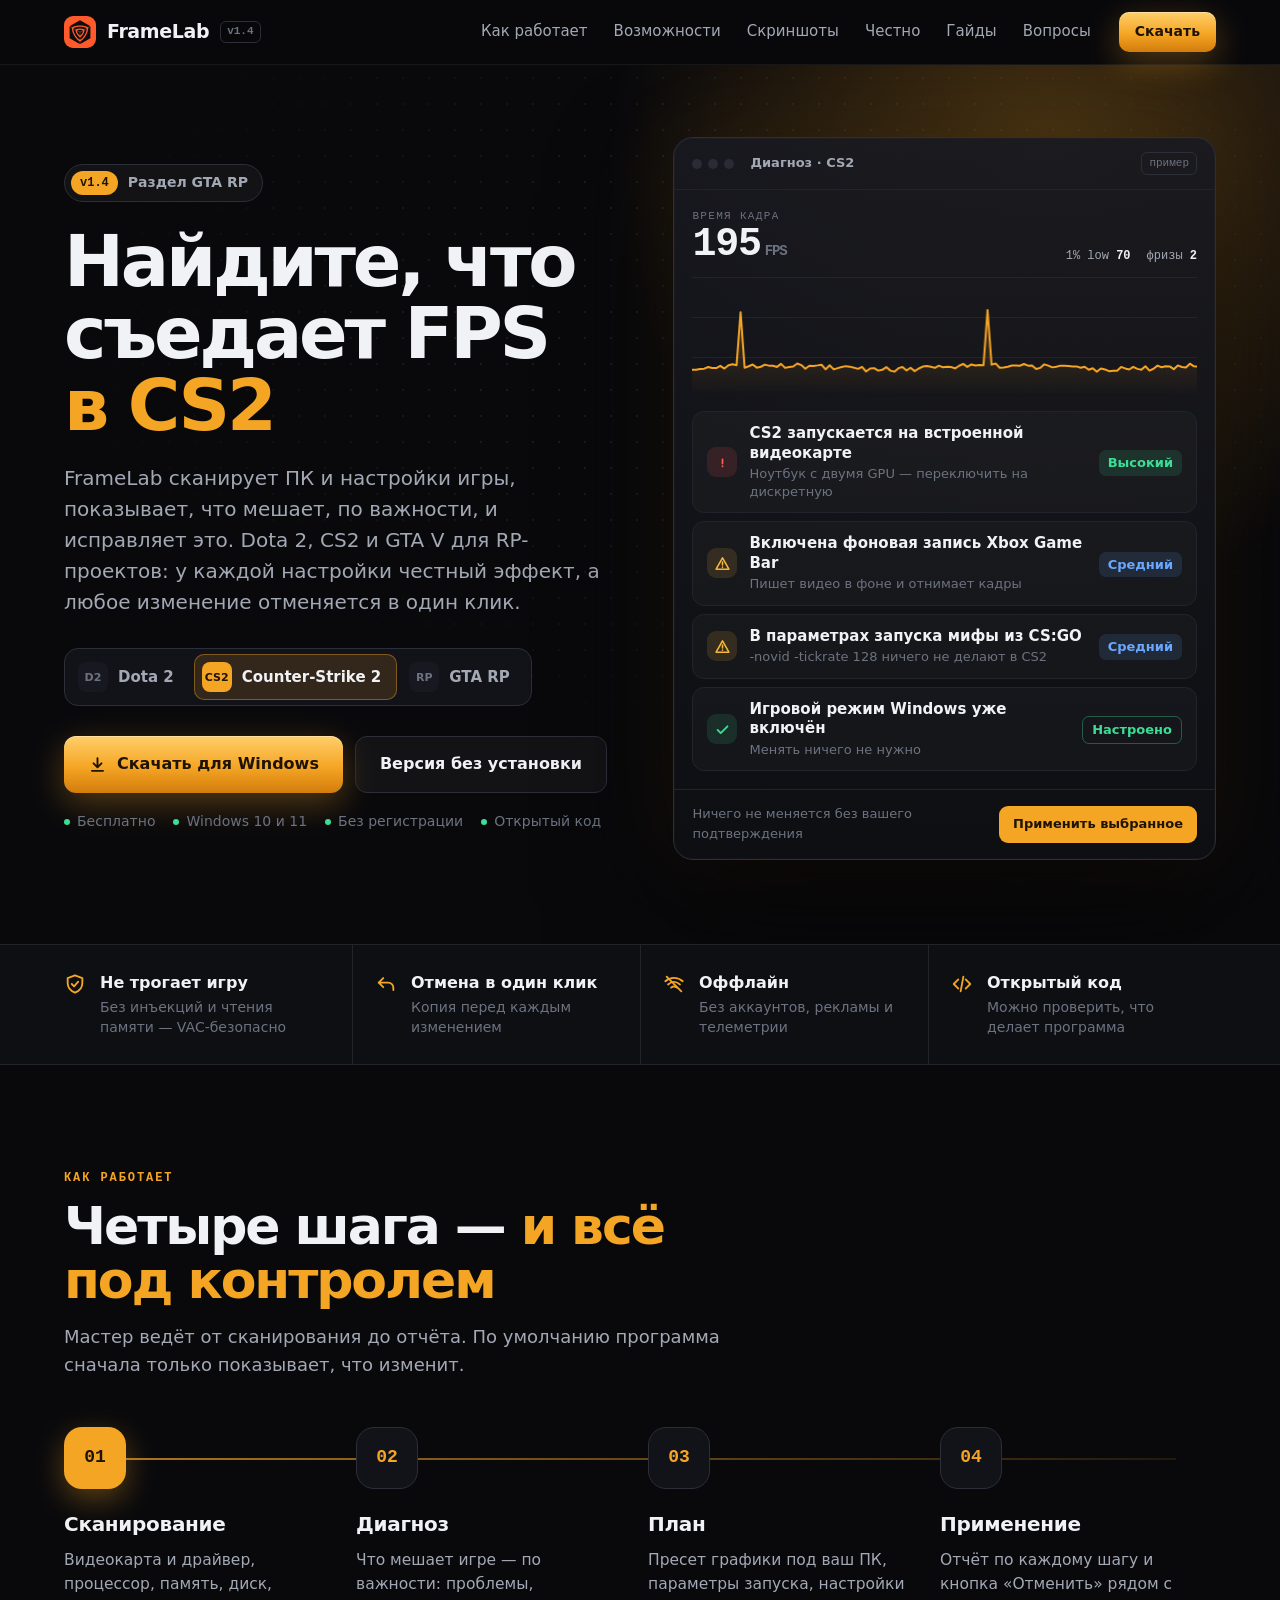
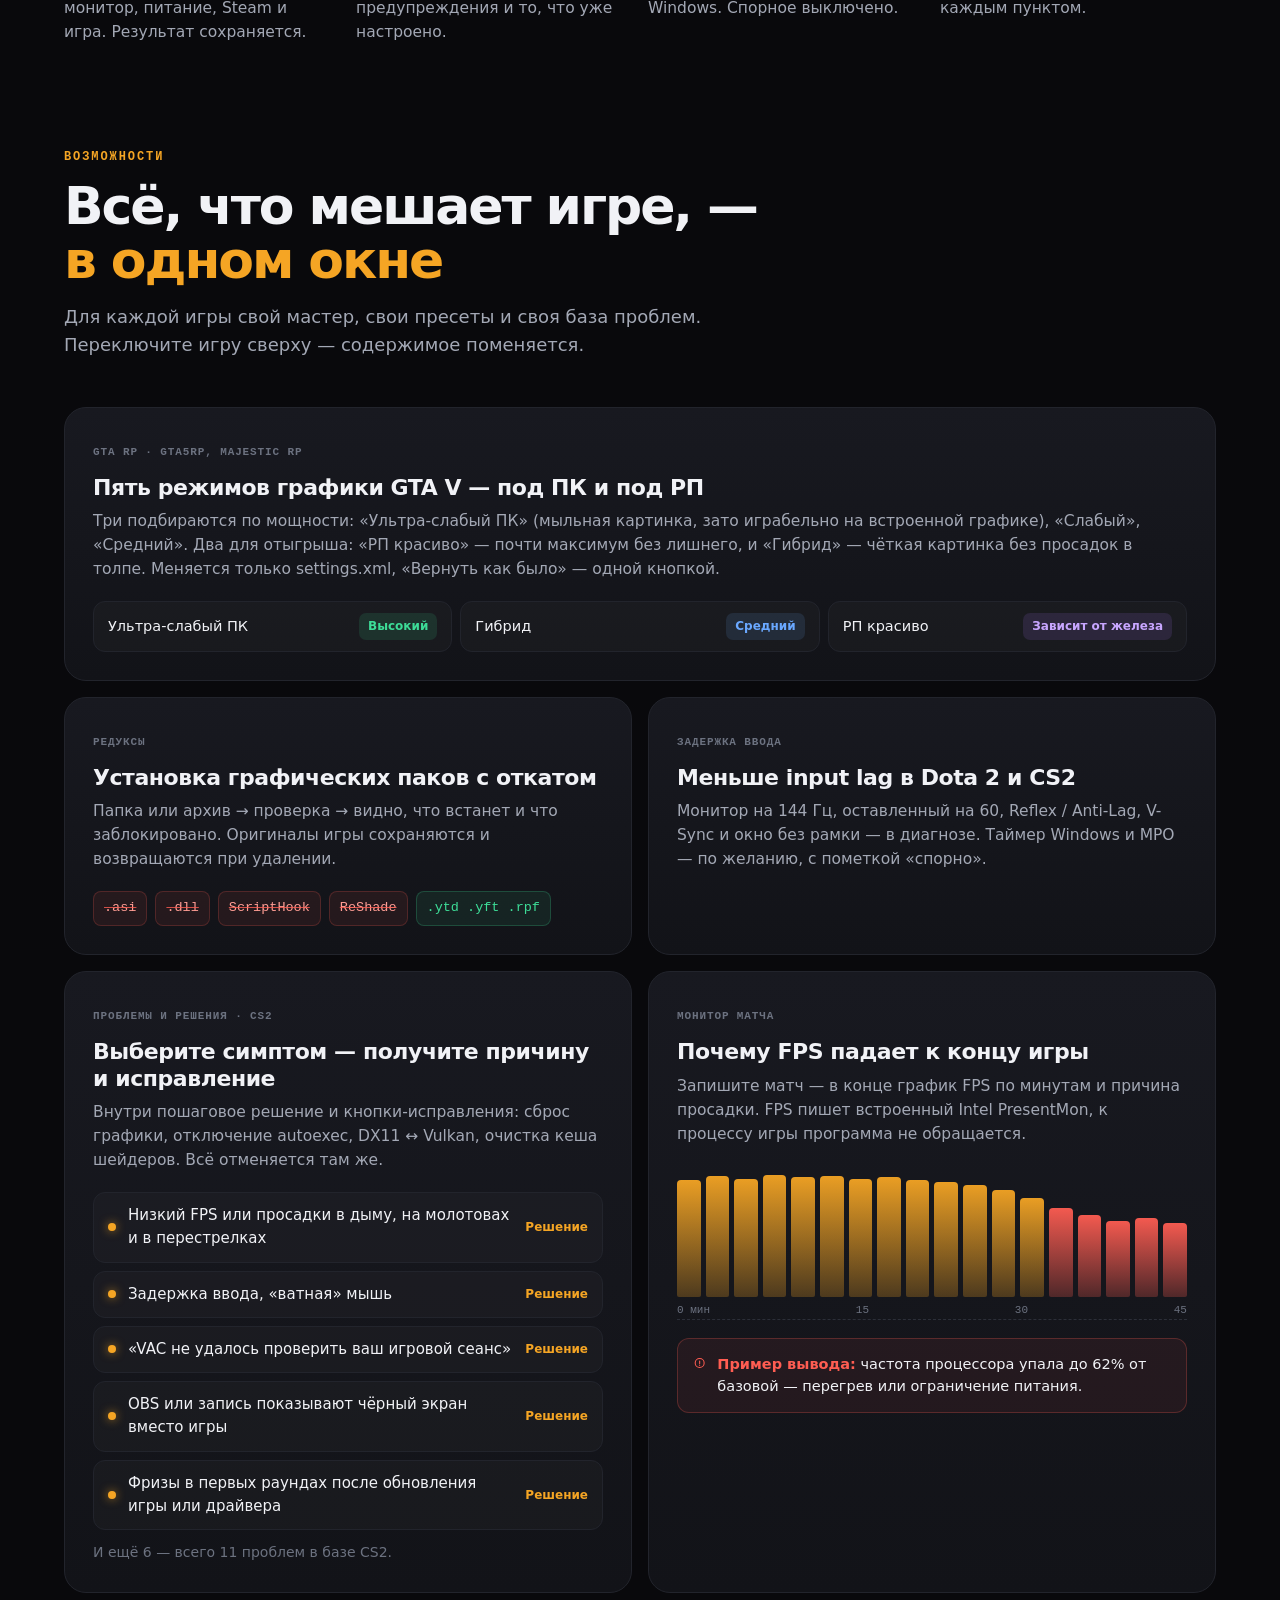
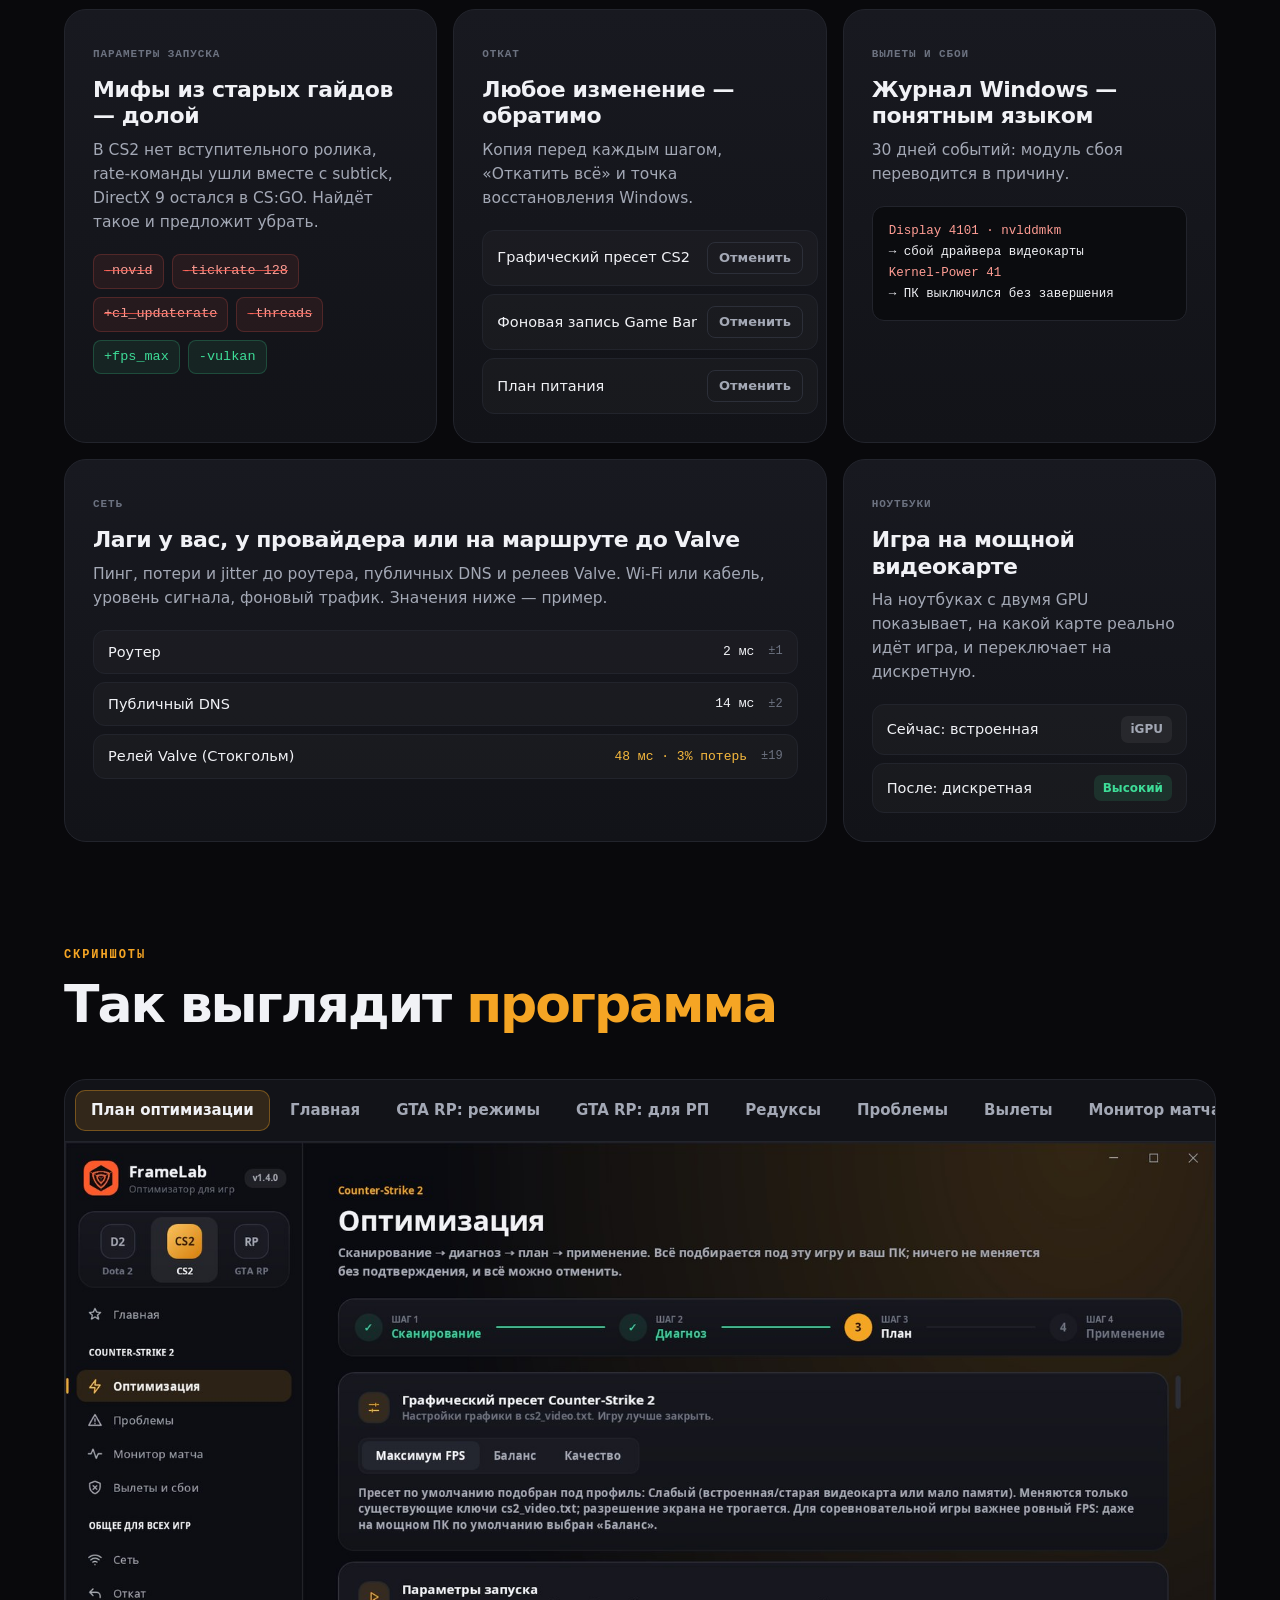
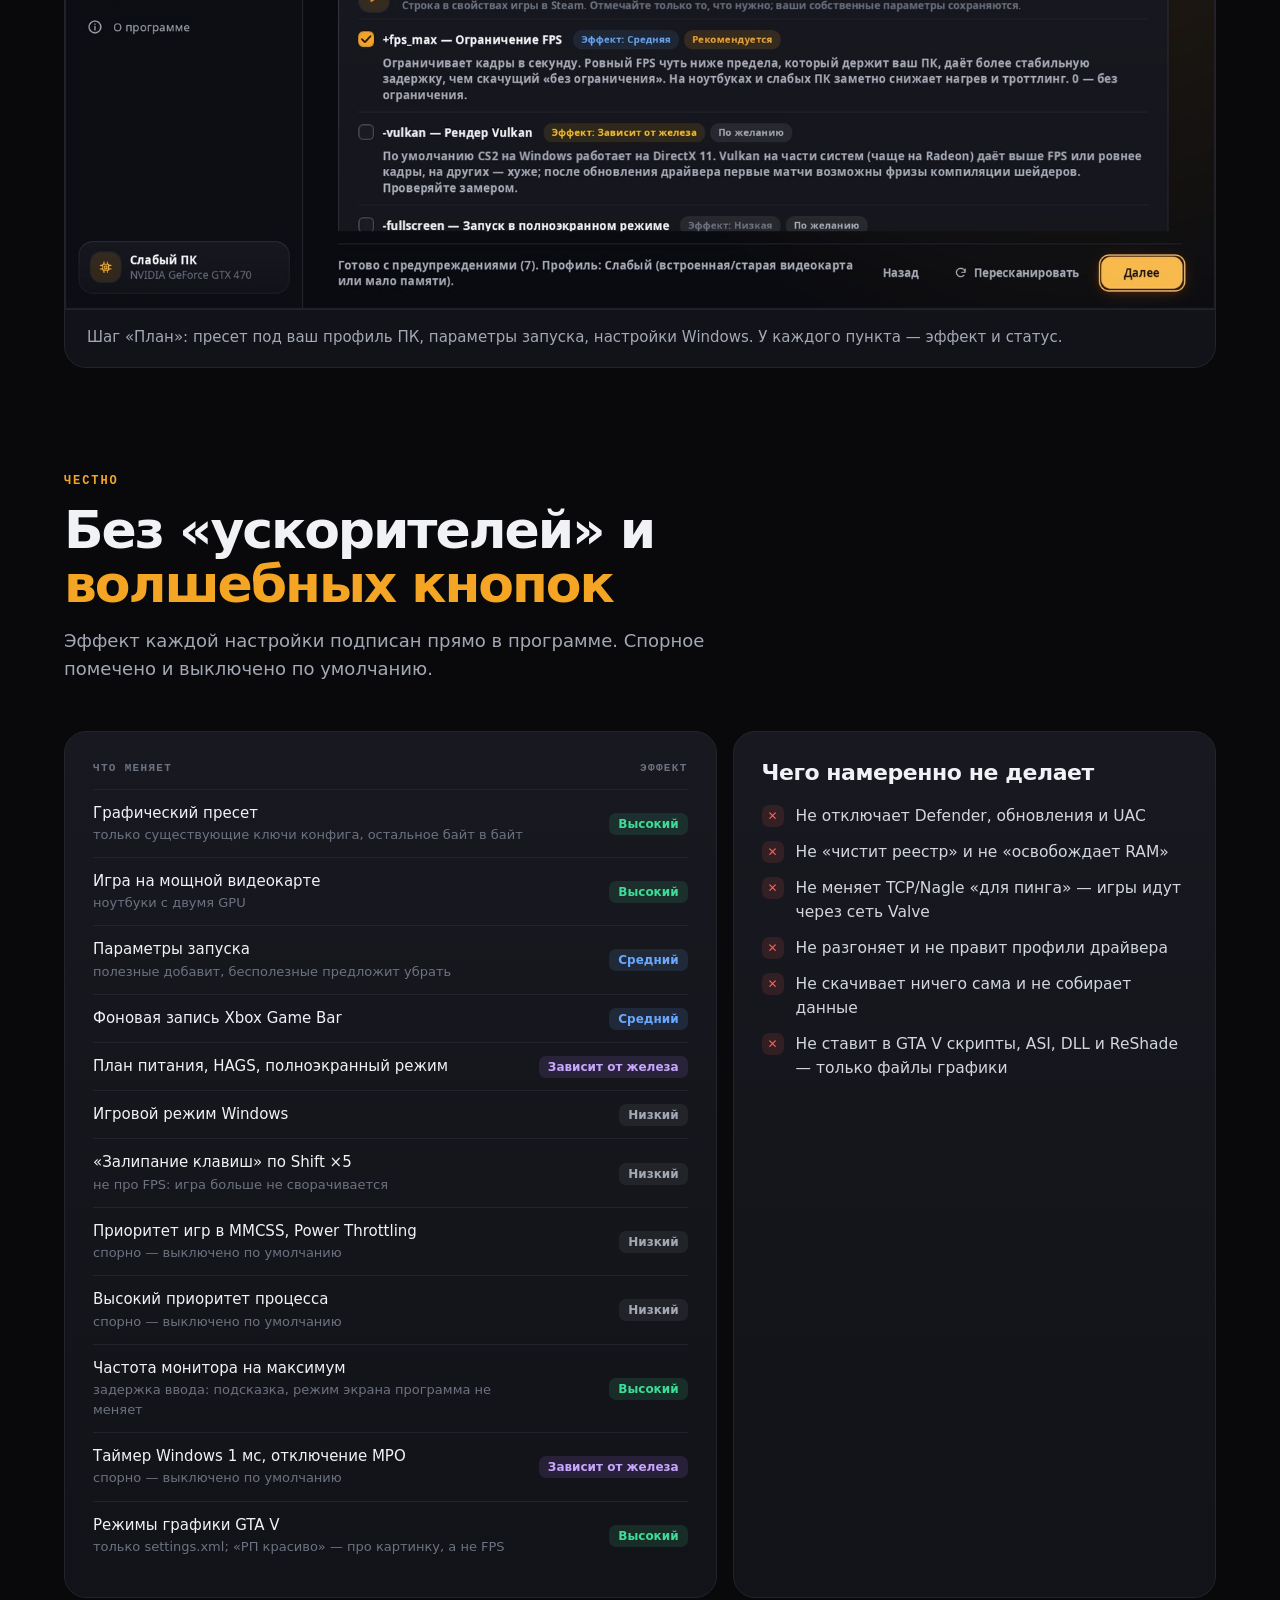
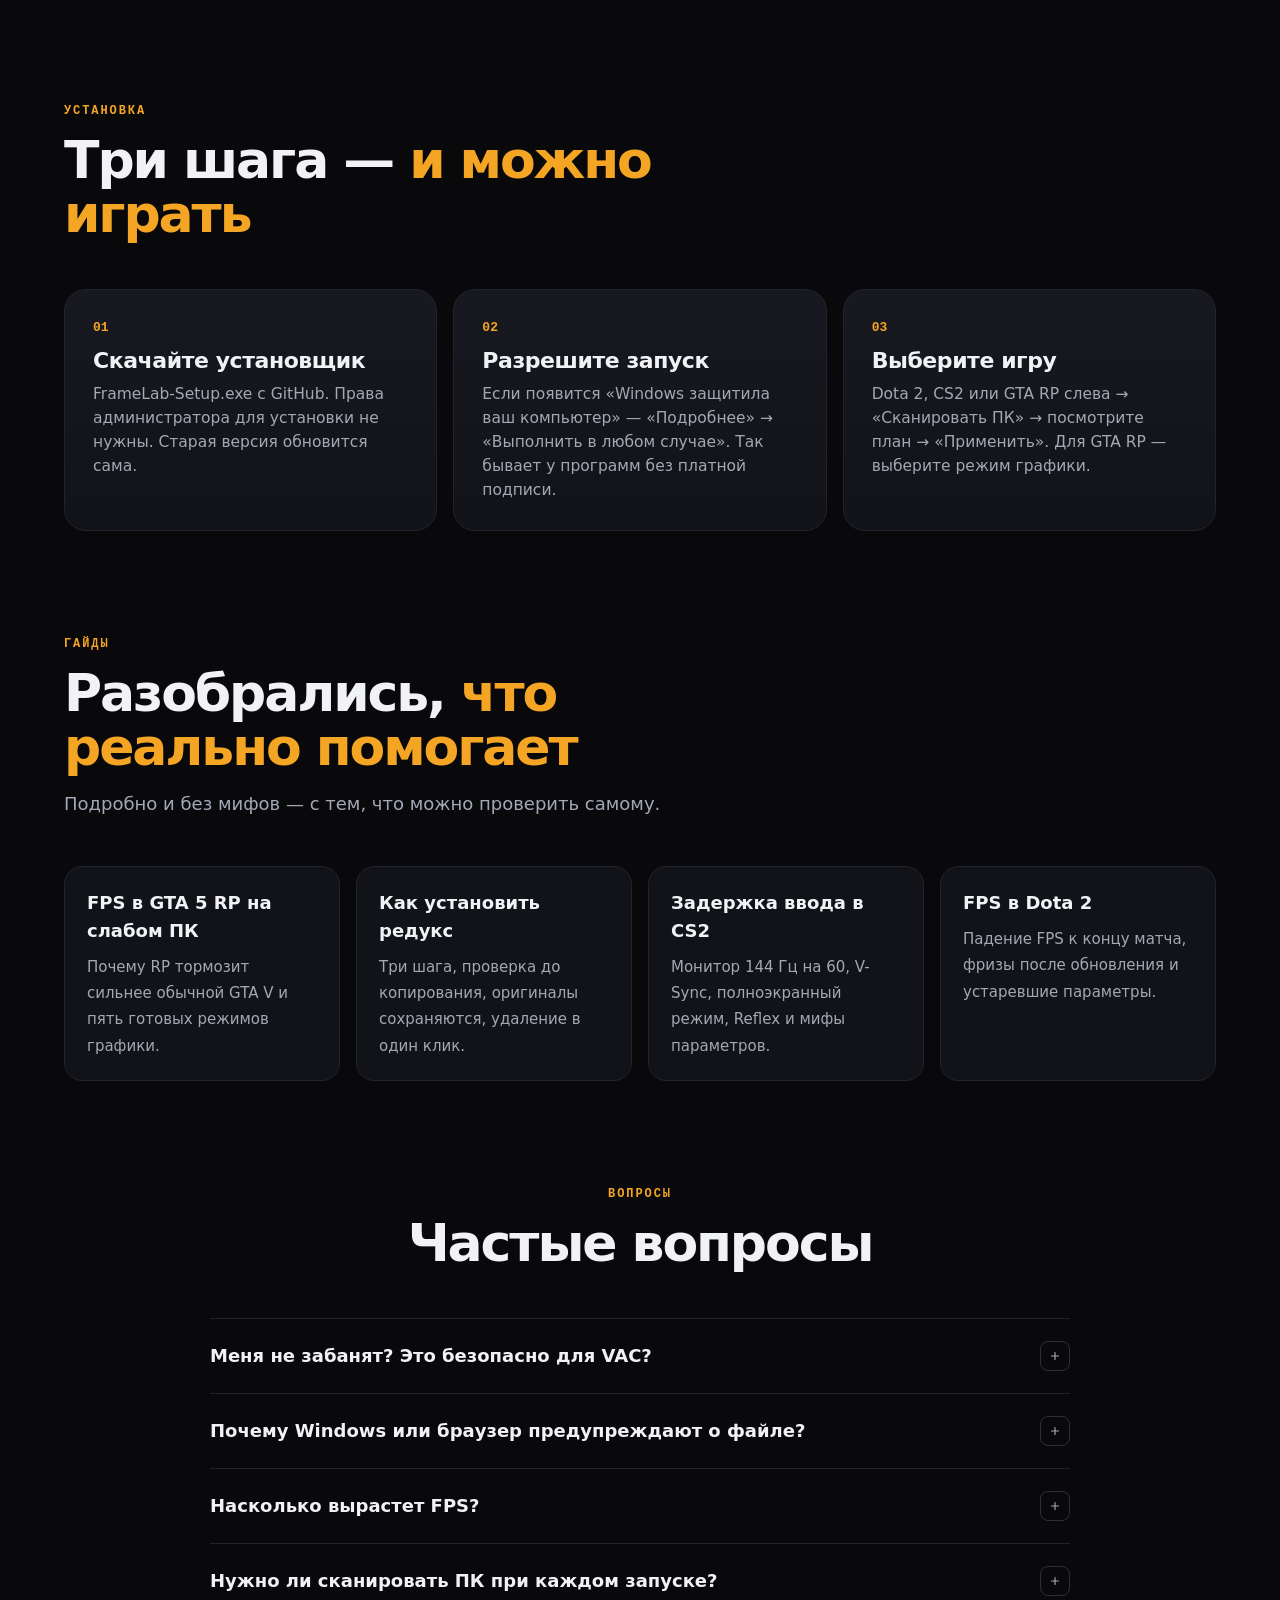
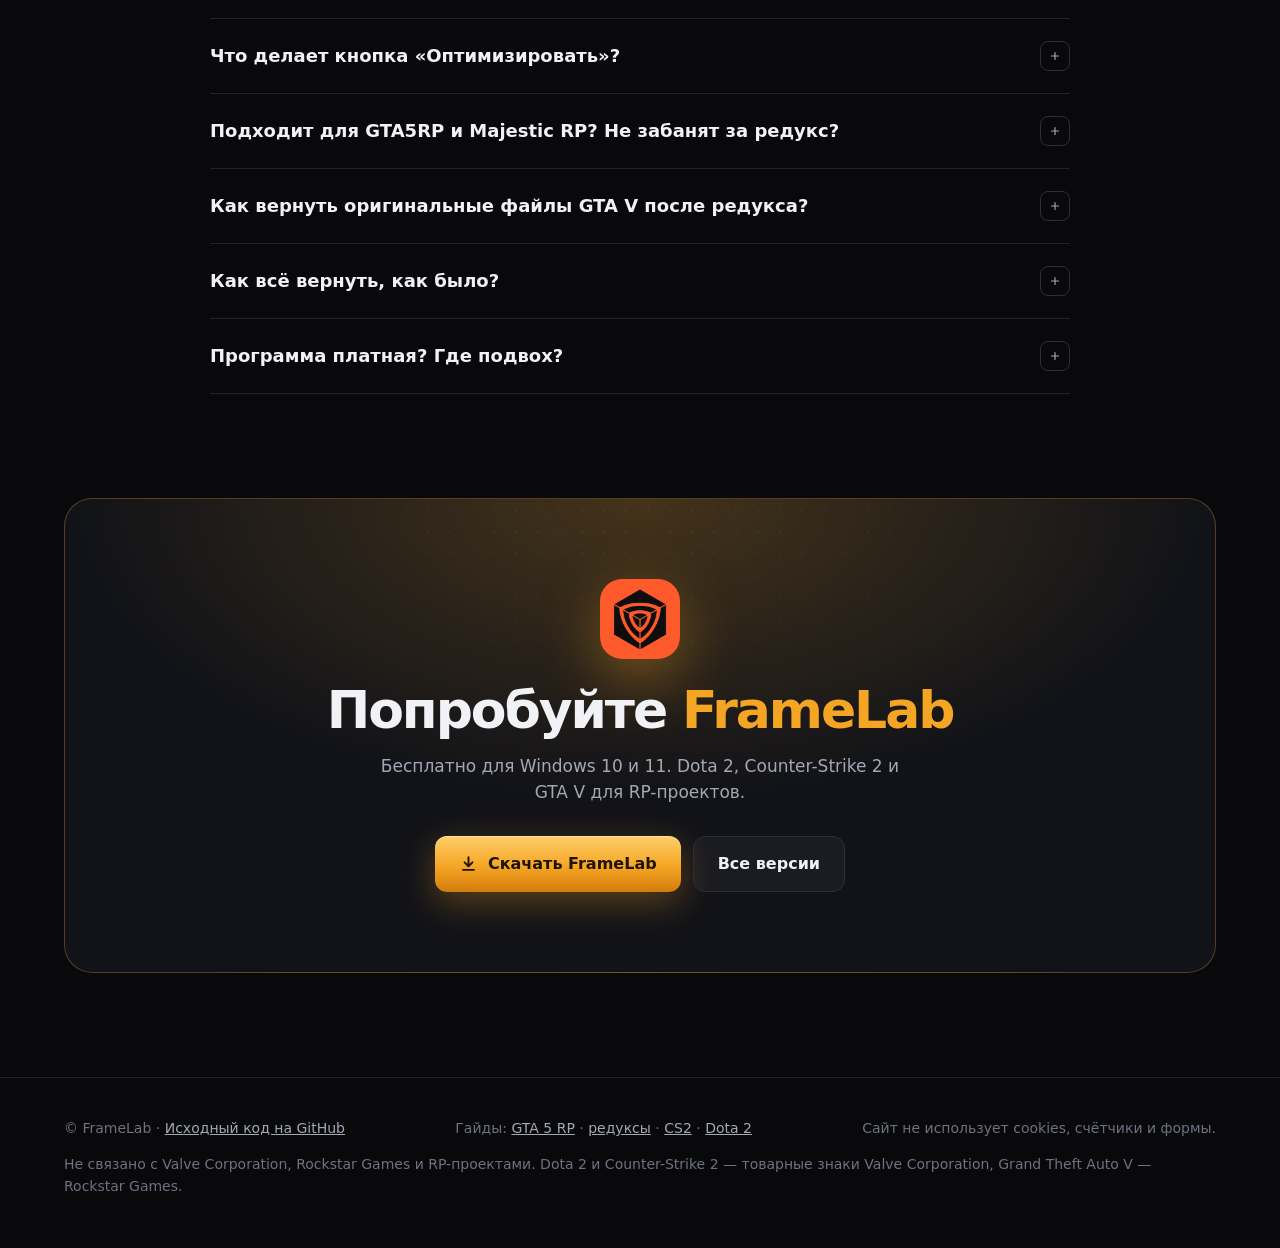
<file: site/index.html>
<!doctype html>
<html lang="ru" data-game="cs2">
<head>
<meta charset="utf-8">
<meta name="viewport" content="width=device-width, initial-scale=1">
<title>FrameLab — бесплатная оптимизация Dota 2, CS2 и GTA RP</title>
<meta name="description" content="FrameLab — бесплатная программа для Windows: больше FPS и меньше фризов в Dota 2, Counter-Strike 2 и GTA V для RP-проектов (GTA5RP, Majestic RP). Оффлайн, не трогает игру, любое изменение отменяется в один клик.">
<meta property="og:title" content="FrameLab — оптимизация Dota 2, CS2 и GTA RP">
<meta property="og:description" content="Бесплатно, оффлайн, VAC-безопасно. Пресеты графики, параметры запуска, решения типичных проблем и монитор матча.">
<meta property="og:image" content="https://derposd.github.io/v60/img/og.jpg">
<meta property="og:image:width" content="1200">
<meta property="og:image:height" content="630">
<meta property="og:type" content="website">
<meta property="og:url" content="https://derposd.github.io/v60/">
<meta property="og:locale" content="ru_RU">
<meta property="og:site_name" content="FrameLab">
<meta name="twitter:card" content="summary_large_image">
<link rel="canonical" href="https://derposd.github.io/v60/">
<meta name="theme-color" content="#09090c">
<link rel="icon" href="img/favicon.png">
<script type="application/ld+json">{"@context": "https://schema.org", "@graph": [{"@type": "SoftwareApplication", "name": "FrameLab", "applicationCategory": "UtilitiesApplication", "operatingSystem": "Windows 10, Windows 11", "softwareVersion": "1.6.0", "inLanguage": "ru", "url": "https://derposd.github.io/v60/", "downloadUrl": "https://github.com/Derposd/v60/releases/latest/download/FrameLab-Setup.exe", "image": "https://derposd.github.io/v60/img/og.jpg", "screenshot": "https://derposd.github.io/v60/img/gta-modes.jpg", "description": "Бесплатная программа для Windows: больше FPS и меньше фризов в Dota 2, Counter-Strike 2 и GTA V для RP-проектов. Оффлайн, любое изменение отменяется в один клик.", "offers": {"@type": "Offer", "price": "0", "priceCurrency": "RUB"}}, {"@type": "FAQPage", "mainEntity": [{"@type": "Question", "name": "Меня не забанят? Это безопасно для VAC?", "acceptedAnswer": {"@type": "Answer", "text": "Программа не вмешивается в процесс игры: не читает и не меняет её память, не встраивает свои модули. Она меняет только файлы настроек игры, параметры запуска в Steam и настройки Windows — то же самое, что можно сделать руками в меню."}}, {"@type": "Question", "name": "Почему Windows или браузер предупреждают о файле?", "acceptedAnswer": {"@type": "Answer", "text": "У программы нет платного сертификата подписи кода, поэтому SmartScreen показывает предупреждение для новых файлов. Скачивайте только по ссылкам с этой страницы — они ведут на официальную страницу релизов на GitHub."}}, {"@type": "Question", "name": "Насколько вырастет FPS?", "acceptedAnswer": {"@type": "Answer", "text": "Зависит от железа и от того, что было настроено раньше. Больше всего дают пресет графики, запуск на дискретной видеокарте в ноутбуках и отключение фоновой записи. Проверить эффект можно в «Мониторе матча»."}}, {"@type": "Question", "name": "Нужно ли сканировать ПК при каждом запуске?", "acceptedAnswer": {"@type": "Answer", "text": "Нет. С версии 1.2.1 результат сохраняется: при следующем запуске программа сразу показывает диагноз, а Steam, игры и настройки Windows перепроверяет за секунду. Полное сканирование повторится само, если сменилась видеокарта, драйвер или процессор."}}, {"@type": "Question", "name": "Что делает кнопка «Оптимизировать»?", "acceptedAnswer": {"@type": "Answer", "text": "Применяет для всех установленных игр только то, что мастер выбрал бы сам: рекомендованные для вашего ПК настройки без спорных пунктов и без перезагрузки. Перед применением показывает список, после — отчёт и кнопку «Отменить всё». Программы не закрываются, ничего не удаляется и не разгоняется."}}, {"@type": "Question", "name": "Подходит для GTA5RP и Majestic RP? Не забанят за редукс?", "acceptedAnswer": {"@type": "Answer", "text": "Режимы графики меняют только settings.xml — то же, что меню настроек игры, поэтому работают на любом RP-сервере. Менеджер редуксов ставит только файлы графики и никогда не ставит код (скрипты, ASI, DLL, ReShade). Но правила модов у каждого проекта свои: паки, убирающие объекты, делающие текстуры прозрачными или дающие другое преимущество, считаются читом. Прочитайте правила проекта перед установкой."}}, {"@type": "Question", "name": "Как вернуть оригинальные файлы GTA V после редукса?", "acceptedAnswer": {"@type": "Answer", "text": "На вкладке «Редуксы» нажмите «Удалить (вернуть оригиналы)». Заменённые файлы игры при установке переносятся в папку .framelab внутри GTA V и возвращаются на место. Прерванная установка откатывается там же."}}, {"@type": "Question", "name": "Как всё вернуть, как было?", "acceptedAnswer": {"@type": "Answer", "text": "Рядом с каждым изменением есть кнопка «Отменить», а на вкладке «Откат» — «Откатить всё». Копии хранятся в %LOCALAPPDATA%\\Dota2Optimizer и не удаляются вместе с программой."}}, {"@type": "Question", "name": "Программа платная? Где подвох?", "acceptedAnswer": {"@type": "Answer", "text": "Бесплатно, без рекламы и регистрации. Код открыт на GitHub — можно проверить, что программа делает."}}]}]}</script>
<!-- No analytics, no cookies, no third-party fonts: the page only loads files from this site. -->
<style>
  :root {
    --bg: #09090c; --bg2: #0e0f13; --panel: #121318; --panel2: #181920; --line: #22242c; --line2: #2c2f39;
    --text: #f1f2f6; --muted: #a3a8b5; --subtle: #6c7280;
    --ok: #3ddc97; --warn: #f5b83d; --crit: #ff5d52; --info: #6aa8ff;
    --font: "Segoe UI Variable Display", "Segoe UI", Inter, system-ui, -apple-system, Roboto, sans-serif;
    --mono: "Cascadia Mono", "JetBrains Mono", "SF Mono", Consolas, ui-monospace, monospace;
    /* game accent, switched by data-game */
    --a: #f5a524; --a2: #ffcf6b; --a3: #d27c0c; --on-a: #1f1404; --a-rgb: 245,165,36;
  }
  html[data-game="dota"] { --a: #f0453a; --a2: #ff8a7a; --a3: #b5231b; --on-a: #fff; --a-rgb: 240,69,58; }
  html[data-game="gta"] { --a: #7c6cff; --a2: #a99cff; --a3: #4c3bd9; --on-a: #fff; --a-rgb: 124,108,255; }

  * { box-sizing: border-box; margin: 0; padding: 0; }
  html { scroll-behavior: smooth; }
  body { background: var(--bg); color: var(--text); font-family: var(--font); font-size: 17px; line-height: 1.55; -webkit-font-smoothing: antialiased; overflow-x: hidden; }
  a { color: inherit; }
  img { max-width: 100%; height: auto; display: block; }
  button { font: inherit; color: inherit; background: none; border: 0; cursor: pointer; }
  .wrap { max-width: 1200px; margin: 0 auto; padding: 0 24px; }
  .mono { font-family: var(--mono); }
  .acc { color: var(--a); transition: color .4s; }
  *, *::before, *::after { transition-property: background-color, border-color, color, box-shadow; transition-duration: .4s; transition-timing-function: ease; }

  /* ---------- nav ---------- */
  nav { position: sticky; top: 0; z-index: 20; background: rgba(9,9,12,.72); backdrop-filter: blur(16px) saturate(1.4); -webkit-backdrop-filter: blur(16px) saturate(1.4); border-bottom: 1px solid rgba(255,255,255,.06); }
  nav .wrap { display: flex; align-items: center; gap: 28px; height: 64px; }
  .brand { display: flex; align-items: center; gap: 11px; font-weight: 800; font-size: 19px; text-decoration: none; letter-spacing: -0.02em; }
  .brand img { width: 32px; height: 32px; border-radius: 9px; }
  .brand small { font-family: var(--mono); font-size: 11px; font-weight: 600; color: var(--subtle); border: 1px solid var(--line2); border-radius: 6px; padding: 1px 6px; letter-spacing: 0; }
  nav .links { display: flex; gap: 26px; margin-left: auto; font-size: 15px; color: var(--muted); }
  nav .links a { text-decoration: none; }
  nav .links a:hover { color: var(--text); }

  /* ---------- buttons ---------- */
  .btn { display: inline-flex; align-items: center; justify-content: center; gap: 10px; padding: 15px 24px; border-radius: 12px; font-weight: 750; font-size: 16px; text-decoration: none; white-space: nowrap;
         transition: transform .15s, box-shadow .3s, background .3s, color .3s; }
  .btn svg { width: 19px; height: 19px; flex: none; }
  .btn-primary { color: var(--on-a); background: linear-gradient(180deg, var(--a2), var(--a) 55%, var(--a3)); box-shadow: 0 10px 34px rgba(var(--a-rgb), .32), inset 0 1px 0 rgba(255,255,255,.35); }
  .btn-primary:hover { transform: translateY(-2px); box-shadow: 0 16px 44px rgba(var(--a-rgb), .45), inset 0 1px 0 rgba(255,255,255,.35); }
  .btn-ghost { background: rgba(255,255,255,.04); border: 1px solid var(--line2); }
  .btn-ghost:hover { background: rgba(255,255,255,.08); }
  nav .btn { padding: 9px 16px; font-size: 14px; border-radius: 10px; }

  /* ---------- hero ---------- */
  .hero { position: relative; padding: 72px 0 84px; overflow: hidden; isolation: isolate; }
  .hero::before { content: ""; position: absolute; inset: 0; z-index: -2;
    background-image: radial-gradient(rgba(255,255,255,.07) 1px, transparent 1px); background-size: 26px 26px;
    -webkit-mask-image: radial-gradient(ellipse 80% 70% at 60% 30%, #000 30%, transparent 75%); mask-image: radial-gradient(ellipse 80% 70% at 60% 30%, #000 30%, transparent 75%); }
  .hero::after { content: ""; position: absolute; z-index: -1; width: 1100px; height: 900px; right: -320px; top: -360px; border-radius: 50%;
    background: radial-gradient(circle, rgba(var(--a-rgb), .26), rgba(var(--a-rgb), 0) 62%); transition: background .6s; }
  .hero .wrap { display: grid; grid-template-columns: 1.02fr 1fr; gap: 56px; align-items: center; }
  .pill { display: inline-flex; align-items: center; gap: 10px; padding: 6px 14px 6px 6px; border-radius: 999px; font-size: 14px; font-weight: 600; color: var(--muted);
          background: rgba(255,255,255,.04); border: 1px solid var(--line2); text-decoration: none; }
  .pill b { font-family: var(--mono); font-size: 12px; font-weight: 700; color: var(--on-a); background: var(--a); border-radius: 999px; padding: 3px 9px; }
  .pill:hover { border-color: rgba(var(--a-rgb), .5); }
  h1 { font-size: clamp(42px, 5.6vw, 72px); line-height: 1.0; letter-spacing: -0.045em; font-weight: 850; margin-top: 24px; }
  h1 .acc { display: inline-block; }
  .lead { font-size: clamp(17px, 1.6vw, 20px); color: var(--muted); max-width: 560px; margin-top: 22px; }
  .switch { display: inline-flex; margin-top: 30px; padding: 5px; gap: 4px; border-radius: 14px; background: var(--panel); border: 1px solid var(--line2); }
  .switch button { display: flex; align-items: center; gap: 10px; padding: 8px 16px 8px 8px; border-radius: 10px; font-weight: 700; font-size: 15px; color: var(--muted); }
  .switch button i { width: 30px; height: 30px; border-radius: 8px; display: grid; place-items: center; font-style: normal; font-weight: 900; font-size: 11px; background: var(--panel2); color: var(--subtle); }
  .switch button[aria-pressed="true"] { background: rgba(var(--a-rgb), .14); color: var(--text); box-shadow: inset 0 0 0 1px rgba(var(--a-rgb), .4); }
  .switch button[aria-pressed="true"] i { background: var(--a); color: var(--on-a); }
  .switch button { white-space: nowrap; }
  .switch .short { display: none; }
  .cta-row { display: flex; gap: 12px; flex-wrap: wrap; margin-top: 30px; }
  .meta { display: flex; flex-wrap: wrap; gap: 6px 18px; margin-top: 18px; font-size: 14px; color: var(--subtle); }
  .meta span { display: inline-flex; align-items: center; gap: 7px; }
  .meta span::before { content: ""; width: 6px; height: 6px; border-radius: 50%; background: var(--ok); }

  /* hero visual: example diagnosis */
  .hud { position: relative; border-radius: 20px; background: linear-gradient(180deg, rgba(24,25,32,.92), rgba(14,15,19,.95)); border: 1px solid var(--line2);
         box-shadow: 0 50px 120px rgba(0,0,0,.6), 0 0 0 1px rgba(255,255,255,.02) inset, 0 0 90px rgba(var(--a-rgb), .10); overflow: hidden; }
  .hud-top { display: flex; align-items: center; gap: 10px; padding: 14px 18px; border-bottom: 1px solid var(--line); font-size: 13px; color: var(--subtle); }
  .hud-top .dots { display: flex; gap: 6px; }
  .hud-top .dots i { width: 10px; height: 10px; border-radius: 50%; background: #2a2c35; }
  .hud-top .t { margin-left: 6px; font-weight: 600; color: var(--muted); }
  .hud-top .ex { margin-left: auto; font-family: var(--mono); font-size: 11px; border: 1px solid var(--line2); border-radius: 6px; padding: 2px 7px; }
  .graph { position: relative; padding: 18px 18px 6px; }
  .graph-head { display: flex; align-items: flex-end; justify-content: space-between; gap: 12px; }
  .graph-head .lbl { font-family: var(--mono); font-size: 11px; letter-spacing: .12em; text-transform: uppercase; color: var(--subtle); }
  .fps { font-family: var(--mono); font-weight: 700; font-size: 40px; line-height: 1; letter-spacing: -0.03em; }
  .fps small { font-size: 14px; color: var(--subtle); font-weight: 600; margin-left: 4px; }
  .fps-stats { display: flex; gap: 16px; font-family: var(--mono); font-size: 12px; color: var(--muted); }
  .fps-stats b { color: var(--text); font-weight: 600; }
  #ft { display: block; width: 100%; height: 120px; margin-top: 12px; }
  .diag { padding: 8px 18px 18px; display: grid; gap: 8px; }
  .row { display: grid; grid-template-columns: auto 1fr auto; align-items: center; gap: 12px; padding: 12px 14px; border-radius: 12px; background: rgba(255,255,255,.025); border: 1px solid var(--line); }
  .sev { width: 30px; height: 30px; border-radius: 9px; display: grid; place-items: center; }
  .sev svg { width: 17px; height: 17px; }
  .sev.crit { background: rgba(255,93,82,.13); color: var(--crit); }
  .sev.warn { background: rgba(245,184,61,.13); color: var(--warn); }
  .sev.ok { background: rgba(61,220,151,.12); color: var(--ok); }
  .row b { display: block; font-size: 15px; font-weight: 650; line-height: 1.3; }
  .row span { display: block; font-size: 13px; color: var(--subtle); line-height: 1.35; margin-top: 2px; }
  .chip { font-size: 12px; font-weight: 700; padding: 4px 9px; border-radius: 7px; white-space: nowrap; }
  .chip.hi { color: var(--ok); background: rgba(61,220,151,.12); }
  .chip.md { color: var(--info); background: rgba(106,168,255,.12); }
  .chip.lo { color: var(--muted); background: rgba(255,255,255,.06); }
  .chip.hw { color: #c8a6ff; background: rgba(168,120,255,.13); }
  .chip.done { color: var(--ok); background: transparent; border: 1px solid rgba(61,220,151,.35); }
  .hud-foot { display: flex; align-items: center; justify-content: space-between; gap: 12px; padding: 14px 18px; border-top: 1px solid var(--line); font-size: 13px; color: var(--subtle); }
  .hud-foot .mini { padding: 8px 14px; border-radius: 9px; font-weight: 700; font-size: 13px; color: var(--on-a); background: var(--a); white-space: nowrap; }

  /* ---------- trust strip ---------- */
  .strip { border-top: 1px solid var(--line); border-bottom: 1px solid var(--line); background: var(--bg2); }
  .strip .wrap { display: grid; grid-template-columns: repeat(4, 1fr); }
  .strip div.it { display: flex; gap: 14px; align-items: flex-start; padding: 26px 22px; border-left: 1px solid var(--line); }
  .strip div.it:first-child { border-left: 0; padding-left: 0; }
  .strip svg { width: 22px; height: 22px; flex: none; color: var(--a); margin-top: 2px; }
  .strip b { display: block; font-size: 16px; }
  .strip span { display: block; font-size: 14px; color: var(--subtle); line-height: 1.4; margin-top: 3px; }

  /* ---------- sections ---------- */
  section { padding: 104px 0; }
  .head { max-width: 720px; margin-bottom: 48px; }
  .head.c { margin-left: auto; margin-right: auto; text-align: center; }
  .k { font-family: var(--mono); font-size: 12px; font-weight: 600; letter-spacing: .16em; text-transform: uppercase; color: var(--a); }
  h2 { font-size: clamp(32px, 4.2vw, 52px); line-height: 1.04; letter-spacing: -0.04em; font-weight: 850; margin-top: 12px; }
  .head p { color: var(--muted); margin-top: 16px; font-size: 18px; }

  /* steps */
  .flow { display: grid; grid-template-columns: repeat(4, 1fr); gap: 16px; position: relative; }
  .flow::before { content: ""; position: absolute; left: 40px; right: 40px; top: 31px; height: 2px; background: linear-gradient(90deg, rgba(var(--a-rgb), .7), rgba(var(--a-rgb), .1)); }
  .st { position: relative; }
  .st .n { position: relative; width: 62px; height: 62px; border-radius: 18px; display: grid; place-items: center; font-family: var(--mono); font-weight: 700; font-size: 18px;
           background: var(--panel); border: 1px solid var(--line2); color: var(--a); }
  .st:first-child .n { background: var(--a); color: var(--on-a); border-color: transparent; box-shadow: 0 10px 30px rgba(var(--a-rgb), .35); }
  .st h3 { font-size: 20px; font-weight: 750; letter-spacing: -0.015em; margin-top: 20px; }
  .st p { color: var(--muted); font-size: 15.5px; margin-top: 8px; max-width: 260px; }

  /* bento */
  .bento { display: grid; grid-template-columns: repeat(6, 1fr); gap: 16px; }
  .tile { position: relative; overflow: hidden; border-radius: 22px; background: linear-gradient(180deg, var(--panel2), var(--panel)); border: 1px solid var(--line); padding: 28px; }
  .tile:hover { border-color: var(--line2); }
  .tile.w3 { grid-column: span 3; } .tile.w2 { grid-column: span 2; } .tile.w4 { grid-column: span 4; } .tile.w6 { grid-column: span 6; }
  .undo.three { grid-template-columns: repeat(3, 1fr); }
  /* With GTA RP picked, the switching tiles already show its modes and redux check. */
  html[data-game="gta"] .tile.gta-dup { display: none; }
  html[data-game="gta"] .tile.lag { grid-column: span 6; }
  .tile h3 { font-size: 22px; font-weight: 800; letter-spacing: -0.02em; line-height: 1.2; }
  .tile > p { color: var(--muted); margin-top: 8px; font-size: 15.5px; }
  .tile .tg { display: inline-block; font-family: var(--mono); font-size: 11px; font-weight: 600; letter-spacing: .08em; text-transform: uppercase; color: var(--subtle); margin-bottom: 14px; }
  .issues { list-style: none; margin-top: 20px; display: grid; gap: 8px; }
  .issues li { display: flex; align-items: center; gap: 12px; padding: 11px 14px; border-radius: 12px; background: rgba(255,255,255,.025); border: 1px solid var(--line); font-size: 15px; }
  .issues li::before { content: ""; flex: none; width: 8px; height: 8px; border-radius: 50%; background: var(--a); box-shadow: 0 0 10px rgba(var(--a-rgb), .7); }
  .issues li em { margin-left: auto; font-style: normal; font-size: 12px; font-weight: 700; color: var(--a); white-space: nowrap; }
  .more { margin-top: 12px; font-size: 14px; color: var(--subtle); }
  .bars { display: flex; align-items: flex-end; gap: 5px; height: 150px; margin-top: 24px; padding-bottom: 22px; position: relative; border-bottom: 1px dashed var(--line2); }
  .bars i { flex: 1; border-radius: 4px 4px 2px 2px; background: linear-gradient(180deg, rgba(var(--a-rgb), .95), rgba(var(--a-rgb), .25)); }
  .bars i.low { background: linear-gradient(180deg, rgba(255,93,82,.95), rgba(255,93,82,.25)); }
  .bars .ax { position: absolute; left: 0; right: 0; bottom: 0; display: flex; justify-content: space-between; font-family: var(--mono); font-size: 11px; color: var(--subtle); }
  .verdict { display: flex; gap: 12px; align-items: flex-start; margin-top: 18px; padding: 14px 16px; border-radius: 12px; background: rgba(255,93,82,.07); border: 1px solid rgba(255,93,82,.25); font-size: 14.5px; }
  .verdict b { color: var(--crit); }
  .codes { display: flex; flex-wrap: wrap; gap: 8px; margin-top: 20px; }
  .codes code { font-family: var(--mono); font-size: 13.5px; padding: 6px 10px; border-radius: 8px; background: rgba(255,93,82,.08); border: 1px solid rgba(255,93,82,.2); color: #ff9d94; text-decoration: line-through; text-decoration-color: rgba(255,93,82,.8); }
  .codes code.keep { text-decoration: none; color: var(--ok); background: rgba(61,220,151,.08); border-color: rgba(61,220,151,.22); }
  .undo { margin-top: 20px; display: grid; gap: 8px; }
  .undo div { display: flex; align-items: center; justify-content: space-between; gap: 10px; padding: 11px 14px; border-radius: 12px; background: rgba(255,255,255,.025); border: 1px solid var(--line); font-size: 14.5px; }
  .undo div > span:first-child { min-width: 0; overflow: hidden; text-overflow: ellipsis; white-space: nowrap; }
  .undo div b { flex: none; font-size: 13px; font-weight: 700; padding: 5px 11px; border-radius: 8px; border: 1px solid var(--line2); color: var(--muted); }
  .log { margin-top: 20px; font-family: var(--mono); font-size: 12.5px; line-height: 1.7; padding: 14px 16px; border-radius: 12px; background: #0b0c0f; border: 1px solid var(--line); color: var(--subtle); overflow: hidden; }
  .log .e { color: #ff9d94; } .log .r { color: var(--text); }
  .ping { margin-top: 20px; display: grid; gap: 8px; }
  .ping div { display: grid; grid-template-columns: 1fr auto auto; gap: 14px; align-items: center; font-size: 14.5px; padding: 10px 14px; border-radius: 12px; background: rgba(255,255,255,.025); border: 1px solid var(--line); }
  .ping .ms { font-family: var(--mono); font-size: 13px; color: var(--text); }
  .ping .j { font-family: var(--mono); font-size: 12px; color: var(--subtle); }
  .ping .bad .ms { color: var(--warn); }

  /* gallery */
  .gallery { border-radius: 22px; border: 1px solid var(--line); background: var(--panel); overflow: hidden; }
  .tabs { display: flex; gap: 4px; padding: 10px; border-bottom: 1px solid var(--line); overflow-x: auto; scrollbar-width: none; }
  .tabs::-webkit-scrollbar { display: none; }
  .tabs button { flex: none; padding: 9px 16px; border-radius: 10px; font-weight: 650; font-size: 15px; color: var(--muted); }
  .tabs button:hover { color: var(--text); }
  .tabs button[aria-selected="true"] { color: var(--text); background: rgba(var(--a-rgb), .14); box-shadow: inset 0 0 0 1px rgba(var(--a-rgb), .35); }
  .stage { position: relative; aspect-ratio: 1600 / 1067; background: #0b0c10; }
  .stage img { position: absolute; inset: 0; width: 100%; height: 100%; object-fit: cover; opacity: 0; transition: opacity .35s; }
  .stage img.on { opacity: 1; }
  .cap { padding: 16px 22px; font-size: 15px; color: var(--muted); border-top: 1px solid var(--line); min-height: 58px; }

  /* honest */
  .honest { display: grid; grid-template-columns: 1.35fr 1fr; gap: 16px; }
  table { width: 100%; border-collapse: collapse; font-size: 15px; }
  th { text-align: left; font-family: var(--mono); font-size: 11px; font-weight: 600; letter-spacing: .12em; text-transform: uppercase; color: var(--subtle); padding: 0 0 12px; }
  td { padding: 12px 0; border-top: 1px solid var(--line); vertical-align: middle; }
  td:last-child, th:last-child { text-align: right; padding-left: 12px; }
  td small { display: block; color: var(--subtle); font-size: 13px; }
  .no { list-style: none; display: grid; gap: 12px; margin-top: 18px; }
  .no li { display: flex; gap: 12px; color: #d3d6de; font-size: 15.5px; }
  .no li::before { content: "✕"; flex: none; width: 22px; height: 22px; margin-top: 1px; border-radius: 7px; display: grid; place-items: center; font-weight: 900; font-size: 12px; color: var(--crit); background: rgba(255,93,82,.12); }

  /* install */
  .inst { display: grid; grid-template-columns: repeat(3, 1fr); gap: 16px; }
  .inst .tile .n { font-family: var(--mono); font-size: 13px; font-weight: 700; color: var(--a); }
  .inst .tile h3 { margin-top: 10px; }

  /* faq */
  .faq { max-width: 860px; margin: 0 auto; }
  details { border-bottom: 1px solid var(--line); }
  details:first-of-type { border-top: 1px solid var(--line); }
  summary { cursor: pointer; list-style: none; padding: 22px 0; font-weight: 700; font-size: 18px; display: flex; justify-content: space-between; align-items: center; gap: 16px; }
  summary::-webkit-details-marker { display: none; }
  summary::after { content: ""; flex: none; width: 28px; height: 28px; border-radius: 8px; border: 1px solid var(--line2);
    background: url("data:image/svg+xml;utf8,<svg xmlns='http://www.w3.org/2000/svg' viewBox='0 0 24 24'><path d='M12 6v12M6 12h12' stroke='%23a3a8b5' stroke-width='2' stroke-linecap='round'/></svg>") center/14px no-repeat; transition: transform .25s; }
  details[open] summary::after { transform: rotate(45deg); }
  details p { color: var(--muted); padding: 0 44px 22px 0; }

  /* final */
  .final { position: relative; overflow: hidden; text-align: center; border-radius: 28px; padding: 80px 24px; border: 1px solid rgba(var(--a-rgb), .3);
           background: radial-gradient(ellipse 70% 90% at 50% 0%, rgba(var(--a-rgb), .22), transparent 70%), var(--panel); }
  .final::before { content: ""; position: absolute; inset: 0; background-image: radial-gradient(rgba(255,255,255,.06) 1px, transparent 1px); background-size: 22px 22px;
    -webkit-mask-image: radial-gradient(ellipse 60% 70% at 50% 0%, #000, transparent 80%); mask-image: radial-gradient(ellipse 60% 70% at 50% 0%, #000, transparent 80%); }
  .final > * { position: relative; }
  .final img { width: 80px; height: 80px; border-radius: 22px; margin: 0 auto 24px; box-shadow: 0 20px 60px rgba(var(--a-rgb), .4); }
  .final p { color: var(--muted); margin: 16px auto 0; max-width: 540px; }
  .final .cta-row { justify-content: center; }

  .guides { display: grid; grid-template-columns: repeat(auto-fit, minmax(240px, 1fr)); gap: 16px; }
  .guides a { display: block; padding: 22px; border-radius: 18px; background: var(--panel); border: 1px solid var(--line); text-decoration: none; }
  .guides a b { display: block; font-size: 18px; margin-bottom: 8px; }
  .guides a span { color: var(--muted); font-size: 15px; }
  .guides a:hover { border-color: rgba(var(--a-rgb), .55); transform: translateY(-2px); }
  footer { padding: 40px 0 56px; color: var(--subtle); font-size: 14px; border-top: 1px solid var(--line); }
  footer .wrap { display: flex; flex-wrap: wrap; gap: 14px 28px; justify-content: space-between; }
  footer a { color: var(--muted); }

  /* reveal on scroll */
  .rv { opacity: 0; transform: translateY(18px); transition: opacity .7s ease, transform .7s ease; }
  .rv.in { opacity: 1; transform: none; }
  @media (prefers-reduced-motion: reduce) { .rv { opacity: 1; transform: none; transition: none; } html { scroll-behavior: auto; } }

  @media (max-width: 1020px) {
    .hero .wrap { grid-template-columns: 1fr; gap: 44px; }
    .hero { padding-top: 52px; }
    .bento { grid-template-columns: repeat(2, 1fr); }
    .tile.w3, .tile.w4, .tile.w6 { grid-column: span 2; } .tile.w2 { grid-column: span 1; }
    .honest { grid-template-columns: 1fr; }
    .strip .wrap { grid-template-columns: 1fr 1fr; }
    .strip div.it:nth-child(3) { border-left: 0; padding-left: 0; }
    .strip div.it:nth-child(n+3) { border-top: 1px solid var(--line); }
  }
  @media (max-width: 720px) {
    body { font-size: 16px; }
    .wrap { padding: 0 16px; }
    nav .links { display: none; }
    nav .btn { margin-left: auto; }
    section { padding: 72px 0; }
    .flow { grid-template-columns: 1fr 1fr; gap: 28px 16px; }
    .flow::before { display: none; }
    .bento, .inst { grid-template-columns: 1fr; }
    .tile.w2, .tile.w3, .tile.w4, .tile.w6 { grid-column: auto; }
    .undo.three { grid-template-columns: 1fr; }
    .tile { padding: 22px; }
    .strip .wrap { grid-template-columns: 1fr; }
    .strip div.it { border-left: 0; padding: 18px 0; }
    .strip div.it + div.it { border-top: 1px solid var(--line); }
    .cta-row .btn { flex: 1 1 100%; }
    .row { grid-template-columns: auto 1fr; }
    .row .chip { grid-column: 2; justify-self: start; }
    .fps { font-size: 32px; }
    .fps-stats { display: none; }
    details p { padding-right: 0; }
    .switch { display: flex; }
    .switch button { flex: 1; }
    .switch .full { display: none; }
    .switch .short { display: inline; }
    .hud-foot > span:first-child { display: none; }
    .hud-foot { justify-content: flex-end; }
  }
</style>
</head>
<body>

<nav>
  <div class="wrap">
    <a class="brand" href="#"><img src="img/logo.png" alt="">FrameLab<small class="ver-tag">v<span class="ver">1.4</span></small></a>
    <div class="links"><a href="#how">Как работает</a><a href="#features">Возможности</a><a href="#screens">Скриншоты</a><a href="#honest">Честно</a><a href="#guides">Гайды</a><a href="#faq">Вопросы</a></div>
    <a class="btn btn-primary" href="https://github.com/Derposd/v60/releases/latest/download/FrameLab-Setup.exe">Скачать</a>
  </div>
</nav>

<header class="hero">
  <div class="wrap">
    <div>
      <a class="pill" href="https://github.com/Derposd/v60/releases/latest"><b>v<span class="ver">1.4</span></b><span class="ver-note">Раздел GTA RP</span></a>
      <h1>Найдите, что съедает FPS <span class="acc" data-g-name>в CS2</span></h1>
      <p class="lead">FrameLab сканирует ПК и настройки игры, показывает, что мешает, по важности, и исправляет это. Dota 2, CS2 и GTA V для RP-проектов: у каждой настройки честный эффект, а любое изменение отменяется в один клик.</p>
      <div class="switch" role="group" aria-label="Игра">
        <button type="button" data-set="dota" aria-pressed="false"><i>D2</i>Dota 2</button>
        <button type="button" data-set="cs2" aria-pressed="true"><i>CS2</i><span class="full">Counter-Strike 2</span><span class="short">CS2</span></button>
        <button type="button" data-set="gta" aria-pressed="false"><i>RP</i>GTA RP</button>
      </div>
      <div class="cta-row">
        <a class="btn btn-primary" href="https://github.com/Derposd/v60/releases/latest/download/FrameLab-Setup.exe">
          <svg viewBox="0 0 24 24" fill="none" stroke="currentColor" stroke-width="2.4" stroke-linecap="round" stroke-linejoin="round"><path d="M12 4v11M7 10.5l5 5 5-5M5 20h14"/></svg>
          Скачать для Windows</a>
        <a class="btn btn-ghost" href="https://github.com/Derposd/v60/releases/latest/download/FrameLab.exe">Версия без установки</a>
      </div>
      <div class="meta"><span>Бесплатно</span><span>Windows 10 и 11</span><span>Без регистрации</span><span>Открытый код</span></div>
    </div>

    <div class="hud" aria-label="Пример диагноза в FrameLab">
      <div class="hud-top"><span class="dots"><i></i><i></i><i></i></span><span class="t">Диагноз · <span data-g-short>CS2</span></span><span class="ex">пример</span></div>
      <div class="graph">
        <div class="graph-head">
          <div><div class="lbl">Время кадра</div><div class="fps" id="fpsv">—<small>FPS</small></div></div>
          <div class="fps-stats"><span>1% low <b id="low">—</b></span><span>фризы <b id="spk">—</b></span></div>
        </div>
        <canvas id="ft" aria-hidden="true"></canvas>
      </div>
      <div class="diag" id="diag"></div>
      <div class="hud-foot"><span>Ничего не меняется без вашего подтверждения</span><span class="mini">Применить выбранное</span></div>
    </div>
  </div>
</header>

<div class="strip">
  <div class="wrap">
    <div class="it"><svg viewBox="0 0 24 24" fill="none" stroke="currentColor" stroke-width="2" stroke-linecap="round" stroke-linejoin="round"><path d="M12 2.5l8 3v5.5c0 5-3.5 8.8-8 10.5-4.5-1.7-8-5.5-8-10.5V5.5z"/><path d="M8.5 12l2.5 2.5 4.5-5"/></svg><div><b>Не трогает игру</b><span>Без инъекций и чтения памяти — VAC-безопасно</span></div></div>
    <div class="it"><svg viewBox="0 0 24 24" fill="none" stroke="currentColor" stroke-width="2" stroke-linecap="round" stroke-linejoin="round"><path d="M9 5.5L4 10.5l5 5M4 10.5h10.5c3 0 5.5 2.5 5.5 5.5v2.5"/></svg><div><b>Отмена в один клик</b><span>Копия перед каждым изменением</span></div></div>
    <div class="it"><svg viewBox="0 0 24 24" fill="none" stroke="currentColor" stroke-width="2" stroke-linecap="round" stroke-linejoin="round"><path d="M2.5 9C8 4 16 4 21.5 9M5.5 12.5c4-3.5 9-3.5 13 0M8.8 16c1.8-1.5 4.6-1.5 6.4 0"/><path d="M4 4l16 16"/></svg><div><b>Оффлайн</b><span>Без аккаунтов, рекламы и телеметрии</span></div></div>
    <div class="it"><svg viewBox="0 0 24 24" fill="none" stroke="currentColor" stroke-width="2" stroke-linecap="round" stroke-linejoin="round"><path d="M8 7l-5 5 5 5M16 7l5 5-5 5M13.5 4l-3 16"/></svg><div><b>Открытый код</b><span>Можно проверить, что делает программа</span></div></div>
  </div>
</div>

<section id="how">
  <div class="wrap">
    <div class="head rv"><div class="k">Как работает</div><h2>Четыре шага — <span class="acc">и всё под контролем</span></h2>
      <p>Мастер ведёт от сканирования до отчёта. По умолчанию программа сначала только показывает, что изменит.</p></div>
    <div class="flow rv">
      <div class="st"><div class="n">01</div><h3>Сканирование</h3><p>Видеокарта и драйвер, процессор, память, диск, монитор, питание, Steam и игра. Результат сохраняется.</p></div>
      <div class="st"><div class="n">02</div><h3>Диагноз</h3><p>Что мешает игре — по важности: проблемы, предупреждения и то, что уже настроено.</p></div>
      <div class="st"><div class="n">03</div><h3>План</h3><p>Пресет графики под ваш ПК, параметры запуска, настройки Windows. Спорное выключено.</p></div>
      <div class="st"><div class="n">04</div><h3>Применение</h3><p>Отчёт по каждому шагу и кнопка «Отменить» рядом с каждым пунктом.</p></div>
    </div>
  </div>
</section>

<section id="features" style="padding-top:0">
  <div class="wrap">
    <div class="head rv"><div class="k">Возможности</div><h2>Всё, что мешает игре, — <span class="acc">в одном окне</span></h2>
      <p>Для каждой игры свой мастер, свои пресеты и своя база проблем. Переключите игру сверху — содержимое поменяется.</p></div>

    <div class="bento">
      <div class="tile w6 rv gta-dup">
        <span class="tg">GTA RP · GTA5RP, Majestic RP</span>
        <h3>Пять режимов графики GTA V — под ПК и под РП</h3>
        <p>Три подбираются по мощности: «Ультра-слабый ПК» (мыльная картинка, зато играбельно на встроенной графике), «Слабый», «Средний». Два для отыгрыша: «РП красиво» — почти максимум без лишнего, и «Гибрид» — чёткая картинка без просадок в толпе. Меняется только settings.xml, «Вернуть как было» — одной кнопкой.</p>
        <div class="undo three">
          <div><span>Ультра-слабый ПК</span><span class="chip hi">Высокий</span></div>
          <div><span>Гибрид</span><span class="chip md">Средний</span></div>
          <div><span>РП красиво</span><span class="chip hw">Зависит от железа</span></div>
        </div>
      </div>

      <div class="tile w3 rv gta-dup">
        <span class="tg">Редуксы</span>
        <h3>Установка графических паков с откатом</h3>
        <p>Папка или архив → проверка → видно, что встанет и что заблокировано. Оригиналы игры сохраняются и возвращаются при удалении.</p>
        <div class="codes"><code>.asi</code><code>.dll</code><code>ScriptHook</code><code>ReShade</code><code class="keep">.ytd .yft .rpf</code></div>
      </div>

      <div class="tile w3 rv lag">
        <span class="tg">Задержка ввода</span>
        <h3>Меньше input lag в Dota 2 и CS2</h3>
        <p>Монитор на 144 Гц, оставленный на 60, Reflex / Anti-Lag, V-Sync и окно без рамки — в диагнозе. Таймер Windows и MPO — по желанию, с пометкой «спорно».</p>
      </div>

      <div class="tile w3 rv">
        <span class="tg" data-g-issues-tag>Проблемы и решения · CS2</span>
        <h3 data-g-issues-title>Выберите симптом — получите причину и исправление</h3>
        <p data-g-issues-text>Внутри пошаговое решение и кнопки-исправления: сброс графики, отключение autoexec, DX11 ↔ Vulkan, очистка кеша шейдеров. Всё отменяется там же.</p>
        <ul class="issues" id="issues"></ul>
        <div class="more" id="issues-more"></div>
      </div>

      <div class="tile w3 rv">
        <span class="tg">Монитор матча</span>
        <h3>Почему FPS падает к концу игры</h3>
        <p>Запишите матч — в конце график FPS по минутам и причина просадки. FPS пишет встроенный Intel PresentMon, к процессу игры программа не обращается.</p>
        <div class="bars" id="bars" aria-hidden="true"><div class="ax"><span>0 мин</span><span>15</span><span>30</span><span>45</span></div></div>
        <div class="verdict"><svg width="20" height="20" viewBox="0 0 24 24" fill="none" stroke="#ff5d52" stroke-width="2.2" stroke-linecap="round"><path d="M12 8v5M12 16.5v.5"/><circle cx="12" cy="12" r="9.5"/></svg>
          <span><b>Пример вывода:</b> частота процессора упала до 62% от базовой — перегрев или ограничение питания.</span></div>
      </div>

      <div class="tile w2 rv">
        <span class="tg" data-g-myths-tag>Параметры запуска</span>
        <h3 data-g-myths-title>Мифы из старых гайдов — долой</h3>
        <p data-g-myths-text>В CS2 нет вступительного ролика, rate-команды ушли вместе с subtick. Найдёт такое и предложит убрать.</p>
        <div class="codes" id="myths"></div>
      </div>

      <div class="tile w2 rv">
        <span class="tg">Откат</span>
        <h3>Любое изменение — обратимо</h3>
        <p>Копия перед каждым шагом, «Откатить всё» и точка восстановления Windows.</p>
        <div class="undo">
          <div><span>Графический пресет <span data-g-short>CS2</span></span><b>Отменить</b></div>
          <div><span>Фоновая запись Game Bar</span><b>Отменить</b></div>
          <div><span>План питания</span><b>Отменить</b></div>
        </div>
      </div>

      <div class="tile w2 rv">
        <span class="tg">Вылеты и сбои</span>
        <h3>Журнал Windows — понятным языком</h3>
        <p>30 дней событий: модуль сбоя переводится в причину.</p>
        <div class="log"><div class="e">Display 4101 · nvlddmkm</div><div class="r">→ сбой драйвера видеокарты</div><div class="e">Kernel-Power 41</div><div class="r">→ ПК выключился без завершения</div></div>
      </div>

      <div class="tile w4 rv">
        <span class="tg">Сеть</span>
        <h3>Лаги у вас, у провайдера или на маршруте до Valve</h3>
        <p>Пинг, потери и jitter до роутера, публичных DNS и релеев Valve. Wi-Fi или кабель, уровень сигнала, фоновый трафик. Значения ниже — пример.</p>
        <div class="ping">
          <div><span>Роутер</span><span class="ms">2 мс</span><span class="j">±1</span></div>
          <div><span>Публичный DNS</span><span class="ms">14 мс</span><span class="j">±2</span></div>
          <div class="bad"><span>Релей Valve (Стокгольм)</span><span class="ms">48 мс · 3% потерь</span><span class="j">±19</span></div>
        </div>
      </div>

      <div class="tile w2 rv">
        <span class="tg">Ноутбуки</span>
        <h3>Игра на мощной видеокарте</h3>
        <p>На ноутбуках с двумя GPU показывает, на какой карте реально идёт игра, и переключает на дискретную.</p>
        <div class="undo"><div><span>Сейчас: встроенная</span><span class="chip lo">iGPU</span></div><div><span>После: дискретная</span><span class="chip hi">Высокий</span></div></div>
      </div>
    </div>
  </div>
</section>

<section id="screens" style="padding-top:0">
  <div class="wrap">
    <div class="head rv"><div class="k">Скриншоты</div><h2>Так выглядит <span class="acc">программа</span></h2></div>
    <div class="gallery rv">
      <div class="tabs" role="tablist">
        <button role="tab" aria-selected="true" data-i="0">План оптимизации</button>
        <button role="tab" aria-selected="false" data-i="1">Главная</button>
        <button role="tab" aria-selected="false" data-i="2">GTA RP: режимы</button>
        <button role="tab" aria-selected="false" data-i="3">GTA RP: для РП</button>
        <button role="tab" aria-selected="false" data-i="4">Редуксы</button>
        <button role="tab" aria-selected="false" data-i="5">Проблемы</button>
        <button role="tab" aria-selected="false" data-i="6">Вылеты</button>
        <button role="tab" aria-selected="false" data-i="7">Монитор матча</button>
      </div>
      <div class="stage">
        <img class="on" src="img/cs2-plan.jpg" width="1600" height="1067" alt="План оптимизации CS2: пресеты графики и параметры запуска" data-cap="Шаг «План»: пресет под ваш профиль ПК, параметры запуска, настройки Windows. У каждого пункта — эффект и статус.">
        <img src="img/cs2-home.jpg" loading="lazy" width="1600" height="1067" alt="Главная FrameLab: оптимизация в один клик" data-cap="«Главная»: оптимизация в один клик для всех установленных игр, состояние ПК, ускорение на время игры. Слева — переключатель Dota 2 / CS2 / GTA RP.">
        <img src="img/gta-modes.jpg" loading="lazy" width="1600" height="1067" alt="Режимы графики GTA V для RP-проектов" data-cap="GTA RP: режим под ваш ПК выбран заранее, видно, какой включён сейчас. Меняется только settings.xml, копия сохраняется.">
        <img src="img/gta-roleplay.jpg" loading="lazy" width="1600" height="1067" alt="Режимы «РП красиво» и «Гибрид»" data-cap="Два режима для РП: «РП красиво» — почти максимум без лишнего, «Гибрид» — красиво и без просадок. «Вернуть как было» — одной кнопкой.">
        <img src="img/gta-redux.jpg" loading="lazy" width="1600" height="1067" alt="Проверка редукса перед установкой" data-cap="«Редуксы»: перед установкой видно, что встанет, что заблокировано и почему. ASI, DLL, ScriptHook и ReShade не ставятся никогда.">
        <img src="img/cs2-issues.jpg" loading="lazy" width="1600" height="1067" alt="Проблемы CS2 с пошаговыми решениями" data-cap="«Проблемы»: поиск по симптомам, причина, шаги и исправления в один клик.">
        <img src="img/dota-crash.jpg" loading="lazy" width="1600" height="1067" alt="Диагностика вылетов Dota 2" data-cap="«Вылеты и сбои»: журнал Windows, дампы и логи игры, очистка кешей шейдеров, проверка файлов.">
        <img src="img/dota-monitor.jpg" loading="lazy" width="1600" height="1067" alt="Монитор матча" data-cap="«Монитор матча»: нажмите «Начать запись» перед игрой — после матча будет график и причина просадок.">
      </div>
      <div class="cap" id="cap">Шаг «План»: пресет под ваш профиль ПК, параметры запуска, настройки Windows. У каждого пункта — эффект и статус.</div>
    </div>
  </div>
</section>

<section id="honest" style="padding-top:0">
  <div class="wrap">
    <div class="head rv"><div class="k">Честно</div><h2>Без «ускорителей» и <span class="acc">волшебных кнопок</span></h2>
      <p>Эффект каждой настройки подписан прямо в программе. Спорное помечено и выключено по умолчанию.</p></div>
    <div class="honest">
      <div class="tile rv">
        <table>
          <thead><tr><th>Что меняет</th><th>Эффект</th></tr></thead>
          <tbody>
            <tr><td>Графический пресет<small>только существующие ключи конфига, остальное байт в байт</small></td><td><span class="chip hi">Высокий</span></td></tr>
            <tr><td>Игра на мощной видеокарте<small>ноутбуки с двумя GPU</small></td><td><span class="chip hi">Высокий</span></td></tr>
            <tr><td>Параметры запуска<small>полезные добавит, бесполезные предложит убрать</small></td><td><span class="chip md">Средний</span></td></tr>
            <tr><td>Фоновая запись Xbox Game Bar</td><td><span class="chip md">Средний</span></td></tr>
            <tr><td>План питания, HAGS, полноэкранный режим</td><td><span class="chip hw">Зависит от железа</span></td></tr>
            <tr><td>Игровой режим Windows</td><td><span class="chip lo">Низкий</span></td></tr>
            <tr><td>«Залипание клавиш» по Shift ×5<small>не про FPS: игра больше не сворачивается</small></td><td><span class="chip lo">Низкий</span></td></tr>
            <tr><td>Приоритет игр в MMCSS, Power Throttling<small>спорно — выключено по умолчанию</small></td><td><span class="chip lo">Низкий</span></td></tr>
            <tr><td>Высокий приоритет процесса<small>спорно — выключено по умолчанию</small></td><td><span class="chip lo">Низкий</span></td></tr>
            <tr><td>Частота монитора на максимум<small>задержка ввода: подсказка, режим экрана программа не меняет</small></td><td><span class="chip hi">Высокий</span></td></tr>
            <tr><td>Таймер Windows 1 мс, отключение MPO<small>спорно — выключено по умолчанию</small></td><td><span class="chip hw">Зависит от железа</span></td></tr>
            <tr><td>Режимы графики GTA V<small>только settings.xml; «РП красиво» — про картинку, а не FPS</small></td><td><span class="chip hi">Высокий</span></td></tr>
          </tbody>
        </table>
      </div>
      <div class="tile rv">
        <h3>Чего намеренно не делает</h3>
        <ul class="no">
          <li>Не отключает Defender, обновления и UAC</li>
          <li>Не «чистит реестр» и не «освобождает RAM»</li>
          <li>Не меняет TCP/Nagle «для пинга» — игры идут через сеть Valve</li>
          <li>Не разгоняет и не правит профили драйвера</li>
          <li>Не скачивает ничего сама и не собирает данные</li>
          <li>Не ставит в GTA V скрипты, ASI, DLL и ReShade — только файлы графики</li>
        </ul>
      </div>
    </div>
  </div>
</section>

<section id="install" style="padding-top:0">
  <div class="wrap">
    <div class="head rv"><div class="k">Установка</div><h2>Три шага — <span class="acc">и можно играть</span></h2></div>
    <div class="inst">
      <div class="tile rv"><div class="n">01</div><h3>Скачайте установщик</h3><p>FrameLab-Setup.exe с GitHub. Права администратора для установки не нужны. Старая версия обновится сама.</p></div>
      <div class="tile rv"><div class="n">02</div><h3>Разрешите запуск</h3><p>Если появится «Windows защитила ваш компьютер» — «Подробнее» → «Выполнить в любом случае». Так бывает у программ без платной подписи.</p></div>
      <div class="tile rv"><div class="n">03</div><h3>Выберите игру</h3><p>Dota 2, CS2 или GTA RP слева → «Сканировать ПК» → посмотрите план → «Применить». Для GTA RP — выберите режим графики.</p></div>
    </div>
  </div>
</section>

<section id="guides" style="padding-top:0">
  <div class="wrap">
    <div class="head rv"><div class="k">Гайды</div><h2>Разобрались, <span class="acc">что реально помогает</span></h2>
      <p>Подробно и без мифов — с тем, что можно проверить самому.</p></div>
    <div class="guides rv">
      <a href="gta-5-rp/"><b>FPS в GTA 5 RP на слабом ПК</b><span>Почему RP тормозит сильнее обычной GTA V и пять готовых режимов графики.</span></a>
      <a href="reduksy-gta-5-rp/"><b>Как установить редукс</b><span>Три шага, проверка до копирования, оригиналы сохраняются, удаление в один клик.</span></a>
      <a href="cs2-input-lag/"><b>Задержка ввода в CS2</b><span>Монитор 144 Гц на 60, V-Sync, полноэкранный режим, Reflex и мифы параметров.</span></a>
      <a href="dota-2-fps/"><b>FPS в Dota 2</b><span>Падение FPS к концу матча, фризы после обновления и устаревшие параметры.</span></a>
    </div>
  </div>
</section>

<section id="faq" style="padding-top:0">
  <div class="wrap">
    <div class="head c rv"><div class="k">Вопросы</div><h2>Частые вопросы</h2></div>
    <div class="faq rv">
      <details><summary>Меня не забанят? Это безопасно для VAC?</summary><p>Программа не вмешивается в процесс игры: не читает и не меняет её память, не встраивает свои модули. Она меняет только файлы настроек игры, параметры запуска в Steam и настройки Windows — то же самое, что можно сделать руками в меню.</p></details>
      <details><summary>Почему Windows или браузер предупреждают о файле?</summary><p>У программы нет платного сертификата подписи кода, поэтому SmartScreen показывает предупреждение для новых файлов. Скачивайте только по ссылкам с этой страницы — они ведут на официальную страницу релизов на GitHub.</p></details>
      <details><summary>Насколько вырастет FPS?</summary><p>Зависит от железа и от того, что было настроено раньше. Больше всего дают пресет графики, запуск на дискретной видеокарте в ноутбуках и отключение фоновой записи. Проверить эффект можно в «Мониторе матча».</p></details>
      <details><summary>Нужно ли сканировать ПК при каждом запуске?</summary><p>Нет. С версии 1.2.1 результат сохраняется: при следующем запуске программа сразу показывает диагноз, а Steam, игры и настройки Windows перепроверяет за секунду. Полное сканирование повторится само, если сменилась видеокарта, драйвер или процессор.</p></details>
      <details><summary>Что делает кнопка «Оптимизировать»?</summary><p>Применяет для всех установленных игр только то, что мастер выбрал бы сам: рекомендованные для вашего ПК настройки без спорных пунктов и без перезагрузки. Перед применением показывает список, после — отчёт и кнопку «Отменить всё». Программы не закрываются, ничего не удаляется и не разгоняется.</p></details>
      <details><summary>Подходит для GTA5RP и Majestic RP? Не забанят за редукс?</summary><p>Режимы графики меняют только settings.xml — то же, что меню настроек игры, поэтому работают на любом RP-сервере. Менеджер редуксов ставит только файлы графики и никогда не ставит код (скрипты, ASI, DLL, ReShade). Но правила модов у каждого проекта свои: паки, убирающие объекты, делающие текстуры прозрачными или дающие другое преимущество, считаются читом. Прочитайте правила проекта перед установкой.</p></details>
      <details><summary>Как вернуть оригинальные файлы GTA V после редукса?</summary><p>На вкладке «Редуксы» нажмите «Удалить (вернуть оригиналы)». Заменённые файлы игры при установке переносятся в папку .framelab внутри GTA V и возвращаются на место. Прерванная установка откатывается там же.</p></details>
      <details><summary>Как всё вернуть, как было?</summary><p>Рядом с каждым изменением есть кнопка «Отменить», а на вкладке «Откат» — «Откатить всё». Копии хранятся в %LOCALAPPDATA%\Dota2Optimizer и не удаляются вместе с программой.</p></details>
      <details><summary>Программа платная? Где подвох?</summary><p>Бесплатно, без рекламы и регистрации. Код открыт на GitHub — можно проверить, что программа делает.</p></details>
    </div>
  </div>
</section>

<section style="padding-top:0">
  <div class="wrap">
    <div class="final rv">
      <img src="img/logo.png" alt="">
      <h2>Попробуйте <span class="acc">FrameLab</span></h2>
      <p>Бесплатно для Windows 10 и 11. Dota 2, Counter-Strike 2 и GTA V для RP-проектов.</p>
      <div class="cta-row"><a class="btn btn-primary" href="https://github.com/Derposd/v60/releases/latest/download/FrameLab-Setup.exe">
        <svg viewBox="0 0 24 24" fill="none" stroke="currentColor" stroke-width="2.4" stroke-linecap="round" stroke-linejoin="round"><path d="M12 4v11M7 10.5l5 5 5-5M5 20h14"/></svg>
        Скачать FrameLab</a><a class="btn btn-ghost" href="https://github.com/Derposd/v60/releases">Все версии</a></div>
    </div>
  </div>
</section>

<footer>
  <div class="wrap">
    <span>© FrameLab · <a href="https://github.com/Derposd/v60">Исходный код на GitHub</a></span>
    <span>Гайды: <a href="gta-5-rp/">GTA 5 RP</a> · <a href="reduksy-gta-5-rp/">редуксы</a> · <a href="cs2-input-lag/">CS2</a> · <a href="dota-2-fps/">Dota 2</a></span>
    <span>Сайт не использует cookies, счётчики и формы.</span>
    <span>Не связано с Valve Corporation, Rockstar Games и RP-проектами. Dota 2 и Counter-Strike 2 — товарные знаки Valve Corporation, Grand Theft Auto V — Rockstar Games.</span>
  </div>
</footer>

<script>
(() => {
  const ICON = {
    crit: '<svg viewBox="0 0 24 24" fill="none" stroke="currentColor" stroke-width="2.4" stroke-linecap="round"><path d="M12 7.5v6M12 17v.5"/></svg>',
    warn: '<svg viewBox="0 0 24 24" fill="none" stroke="currentColor" stroke-width="2.2" stroke-linecap="round" stroke-linejoin="round"><path d="M12 4l9 16H3z"/><path d="M12 10v4M12 17v.3"/></svg>',
    ok: '<svg viewBox="0 0 24 24" fill="none" stroke="currentColor" stroke-width="2.6" stroke-linecap="round" stroke-linejoin="round"><path d="M5 12.5l4.5 4.5L19 7.5"/></svg>'
  };
  // Content per game, taken from the app's own issue base, launch options and tweak list.
  const GAMES = {
    cs2: {
      name: 'в CS2', short: 'CS2',
      diag: [
        ['crit', 'CS2 запускается на встроенной видеокарте', 'Ноутбук с двумя GPU — переключить на дискретную', 'hi', 'Высокий'],
        ['warn', 'Включена фоновая запись Xbox Game Bar', 'Пишет видео в фоне и отнимает кадры', 'md', 'Средний'],
        ['warn', 'В параметрах запуска мифы из CS:GO', '-novid -tickrate 128 ничего не делают в CS2', 'md', 'Средний'],
        ['ok', 'Игровой режим Windows уже включён', 'Менять ничего не нужно', 'done', 'Настроено']
      ],
      issues: ['Низкий FPS или просадки в дыму, на молотовах и в перестрелках', 'Задержка ввода, «ватная» мышь', '«VAC не удалось проверить ваш игровой сеанс»', 'OBS или запись показывают чёрный экран вместо игры', 'Фризы в первых раундах после обновления игры или драйвера'],
      total: 11,
      mythsText: 'В CS2 нет вступительного ролика, rate-команды ушли вместе с subtick, DirectX 9 остался в CS:GO. Найдёт такое и предложит убрать.',
      myths: ['-novid', '-tickrate 128', '+cl_updaterate', '-threads'],
      keep: ['+fps_max', '-vulkan'],
      fps: 214
    },
    dota: {
      name: 'в Dota 2', short: 'Dota 2',
      diag: [
        ['crit', 'Драйвер видеокарты старше года', 'Обновите с сайта NVIDIA, AMD или Intel', 'hi', 'Высокий'],
        ['warn', 'Включена фоновая запись Xbox Game Bar', 'Пишет видео в фоне и отнимает кадры', 'md', 'Средний'],
        ['warn', 'Устаревшие параметры запуска', '-threads и -prewarm не работают в Source 2', 'md', 'Средний'],
        ['ok', 'Dota 2 установлена на SSD', 'Загрузки и подгрузка героев быстрые', 'done', 'Настроено']
      ],
      issues: ['FPS падает к концу матча или от матча к матчу', 'Фризы и рывки после обновления игры или драйвера', 'Регулярные микрофризы во время игры', 'Чёрный экран или вылет при запуске', 'Лаги, «телепорты», скачки пинга'],
      total: 8,
      mythsText: 'Параметры старого Source и удалённые Valve ключи. Найдёт такое и предложит убрать, ваши собственные не тронет.',
      myths: ['-threads 8', '-prewarm', '-dxlevel 95', '-dx9'],
      keep: ['-dx11', '+fps_max'],
      fps: 168
    },
    gta: {
      name: 'в GTA RP', short: 'GTA RP',
      diag: [
        ['crit', 'Текстуры не помещаются в видеопамять', 'Игра подвисает каждые несколько секунд', 'hi', 'Высокий'],
        ['warn', 'Включено сглаживание MSAA ×4', 'Самая дорогая настройка GTA V — хватит FXAA', 'hi', 'Высокий'],
        ['warn', 'GTA V на обычном жёстком диске', 'Мир подгружается с опозданием — поможет SSD', 'hw', 'Зависит от железа'],
        ['ok', 'GTA V и RAGE MP идут на дискретной видеокарте', 'Менять ничего не нужно', 'done', 'Настроено']
      ],
      issuesTag: 'Режимы графики · GTA5RP, Majestic RP',
      issuesTitle: 'Пять готовых режимов — под ваш ПК и под РП',
      issuesText: 'Меняется только settings.xml, текстуры подстраиваются под видеопамять. Режим под ваш ПК выбран заранее, «Вернуть как было» — одной кнопкой.',
      issues: ['Ультра-слабый ПК — мыльно, зато играбельно', 'Слабый ПК — без теней и тяжёлых эффектов', 'Средний ПК — ровный FPS и приличная картинка', 'РП красиво — почти максимум без лишнего', 'Гибрид — красиво и без просадок в толпе'],
      em: 'Режим',
      more: 'Плюс сброс кэша RAGE MP и запуск игры на мощной видеокарте.',
      mythsTag: 'Редуксы',
      mythsTitle: 'Графика — да, код — никогда',
      mythsText: 'Перед установкой пак проверяется: видно, что встанет и что заблокировано. Скрипты, ASI и DLL не ставятся, оригиналы игры возвращаются при удалении.',
      myths: ['.asi', 'ScriptHookV.dll', 'dxgi.dll', 'dinput8.dll'],
      keep: ['.ytd', '.yft', '.rpf'],
      fps: 74
    }
  };

  const root = document.documentElement;
  const esc = s => s.replace(/[&<>"]/g, c => ({ '&': '&amp;', '<': '&lt;', '>': '&gt;', '"': '&quot;' }[c]));
  let game = 'cs2';

  function render() {
    const g = GAMES[game];
    root.dataset.game = game;
    document.querySelectorAll('[data-g-name]').forEach(e => e.textContent = g.name);
    document.querySelectorAll('[data-g-short]').forEach(e => e.textContent = g.short);
    document.querySelectorAll('[data-g-myths-text]').forEach(e => e.textContent = g.mythsText);
    const set = (sel, v) => document.querySelectorAll(sel).forEach(e => e.textContent = v);
    set('[data-g-issues-tag]', g.issuesTag || 'Проблемы и решения · ' + g.short);
    set('[data-g-issues-title]', g.issuesTitle || 'Выберите симптом — получите причину и исправление');
    set('[data-g-issues-text]', g.issuesText || 'Внутри пошаговое решение и кнопки-исправления: сброс графики, отключение autoexec, DX11 ↔ Vulkan, очистка кеша шейдеров. Всё отменяется там же.');
    set('[data-g-myths-tag]', g.mythsTag || 'Параметры запуска');
    set('[data-g-myths-title]', g.mythsTitle || 'Мифы из старых гайдов — долой');
    document.querySelectorAll('.switch button').forEach(b => b.setAttribute('aria-pressed', String(b.dataset.set === game)));
    document.getElementById('diag').innerHTML = g.diag.map(([s, t, d, c, l]) =>
      `<div class="row"><div class="sev ${s}">${ICON[s]}</div><div><b>${esc(t)}</b><span>${esc(d)}</span></div><span class="chip ${c}">${l}</span></div>`).join('');
    document.getElementById('issues').innerHTML = g.issues.map(t => `<li>${esc(t)}<em>${g.em || 'Решение'}</em></li>`).join('');
    document.getElementById('issues-more').textContent = g.more || `И ещё ${g.total - g.issues.length} — всего ${g.total} проблем в базе ${g.short}.`;
    document.getElementById('myths').innerHTML = g.myths.map(m => `<code>${esc(m)}</code>`).join('') + g.keep.map(m => `<code class="keep">${esc(m)}</code>`).join('');
    target = g.fps;
  }
  document.querySelectorAll('.switch button').forEach(b => b.addEventListener('click', () => { game = b.dataset.set; render(); }));

  // FPS-per-minute bars for the match monitor tile: steady, then a late drop.
  const bars = document.getElementById('bars');
  const vals = [92, 95, 93, 96, 94, 95, 93, 94, 92, 90, 88, 84, 78, 70, 64, 60, 62, 58];
  vals.forEach(v => { const i = document.createElement('i'); i.style.height = v + '%'; if (v < 72) i.className = 'low'; bars.insertBefore(i, bars.lastElementChild); });

  // Animated frame-time line in the hero card (an illustration, not real data).
  const cv = document.getElementById('ft'), ctx = cv.getContext('2d');
  const still = matchMedia('(prefers-reduced-motion: reduce)').matches;
  let pts = [], target = 214, shown = 0, t = 0, spikes = 0;
  function size() { const r = cv.getBoundingClientRect(), d = devicePixelRatio || 1; cv.width = r.width * d; cv.height = r.height * d; ctx.setTransform(d, 0, 0, d, 0, 0); }
  function sample() {
    t++;
    let ms = 1000 / target + Math.sin(t / 9) * .35 + (Math.random() - .5) * .9;
    if (Math.random() < .018) { ms += 6 + Math.random() * 9; spikes++; }
    return ms;
  }
  function draw() {
    const w = cv.clientWidth, h = cv.clientHeight, n = Math.max(60, Math.floor(w / 4));
    while (pts.length < n) pts.push(sample());
    if (!still) { pts.shift(); pts.push(sample()); }
    const acc = getComputedStyle(root).getPropertyValue('--a').trim();
    ctx.clearRect(0, 0, w, h);
    ctx.strokeStyle = 'rgba(255,255,255,.06)'; ctx.lineWidth = 1;
    for (let y = 0; y <= 3; y++) { const yy = Math.round(h * y / 3) + .5; ctx.beginPath(); ctx.moveTo(0, yy); ctx.lineTo(w, yy); ctx.stroke(); }
    const max = 20, X = i => i * (w / (n - 1)), Y = v => h - Math.min(v, max) / max * (h - 6) - 3;
    const grad = ctx.createLinearGradient(0, 0, 0, h); grad.addColorStop(0, acc + '55'); grad.addColorStop(1, acc + '00');
    ctx.beginPath(); ctx.moveTo(0, h); pts.forEach((v, i) => ctx.lineTo(X(i), Y(v))); ctx.lineTo(w, h); ctx.closePath(); ctx.fillStyle = grad; ctx.fill();
    ctx.beginPath(); pts.forEach((v, i) => i ? ctx.lineTo(X(i), Y(v)) : ctx.moveTo(X(i), Y(v))); ctx.strokeStyle = acc; ctx.lineWidth = 2; ctx.lineJoin = 'round'; ctx.stroke();
    const recent = pts.slice(-30), avg = recent.reduce((a, b) => a + b, 0) / recent.length;
    shown += (1000 / avg - shown) * .15;
    document.getElementById('fpsv').firstChild.nodeValue = Math.round(shown);
    const sorted = [...pts].sort((a, b) => b - a), low = 1000 / sorted[Math.max(0, Math.floor(pts.length * .01))];
    document.getElementById('low').textContent = Math.round(low);
    document.getElementById('spk').textContent = pts.filter(v => v > 1000 / target + 4).length;
  }
  function loop() { draw(); if (!still) setTimeout(() => requestAnimationFrame(loop), 50); }
  addEventListener('resize', () => { size(); pts = []; });

  // Screenshot gallery tabs.
  const tabs = document.querySelectorAll('.tabs button'), imgs = document.querySelectorAll('.stage img'), cap = document.getElementById('cap');
  tabs.forEach(b => b.addEventListener('click', () => {
    tabs.forEach(x => x.setAttribute('aria-selected', String(x === b)));
    imgs.forEach((im, i) => im.classList.toggle('on', i === +b.dataset.i));
    cap.textContent = imgs[+b.dataset.i].dataset.cap;
  }));

  // Reveal on scroll.
  if ('IntersectionObserver' in window) {
    const io = new IntersectionObserver(es => es.forEach(e => { if (e.isIntersecting) { e.target.classList.add('in'); io.unobserve(e.target); } }), { rootMargin: '0px 0px -8% 0px' });
    document.querySelectorAll('.rv').forEach(el => io.observe(el));
  } else document.querySelectorAll('.rv').forEach(el => el.classList.add('in'));

  render(); size(); loop();

  // Current version from GitHub's public release list; the page works the same without it.
  fetch('https://api.github.com/repos/Derposd/v60/releases/latest')
    .then(r => r.ok ? r.json() : null)
    .then(d => { if (d && d.tag_name) document.querySelectorAll('.ver').forEach(e => e.textContent = d.tag_name.replace(/^v/, '').replace(/\.0$/, '')); })
    .catch(() => {});
})();
</script>
</body>
</html>
</file>
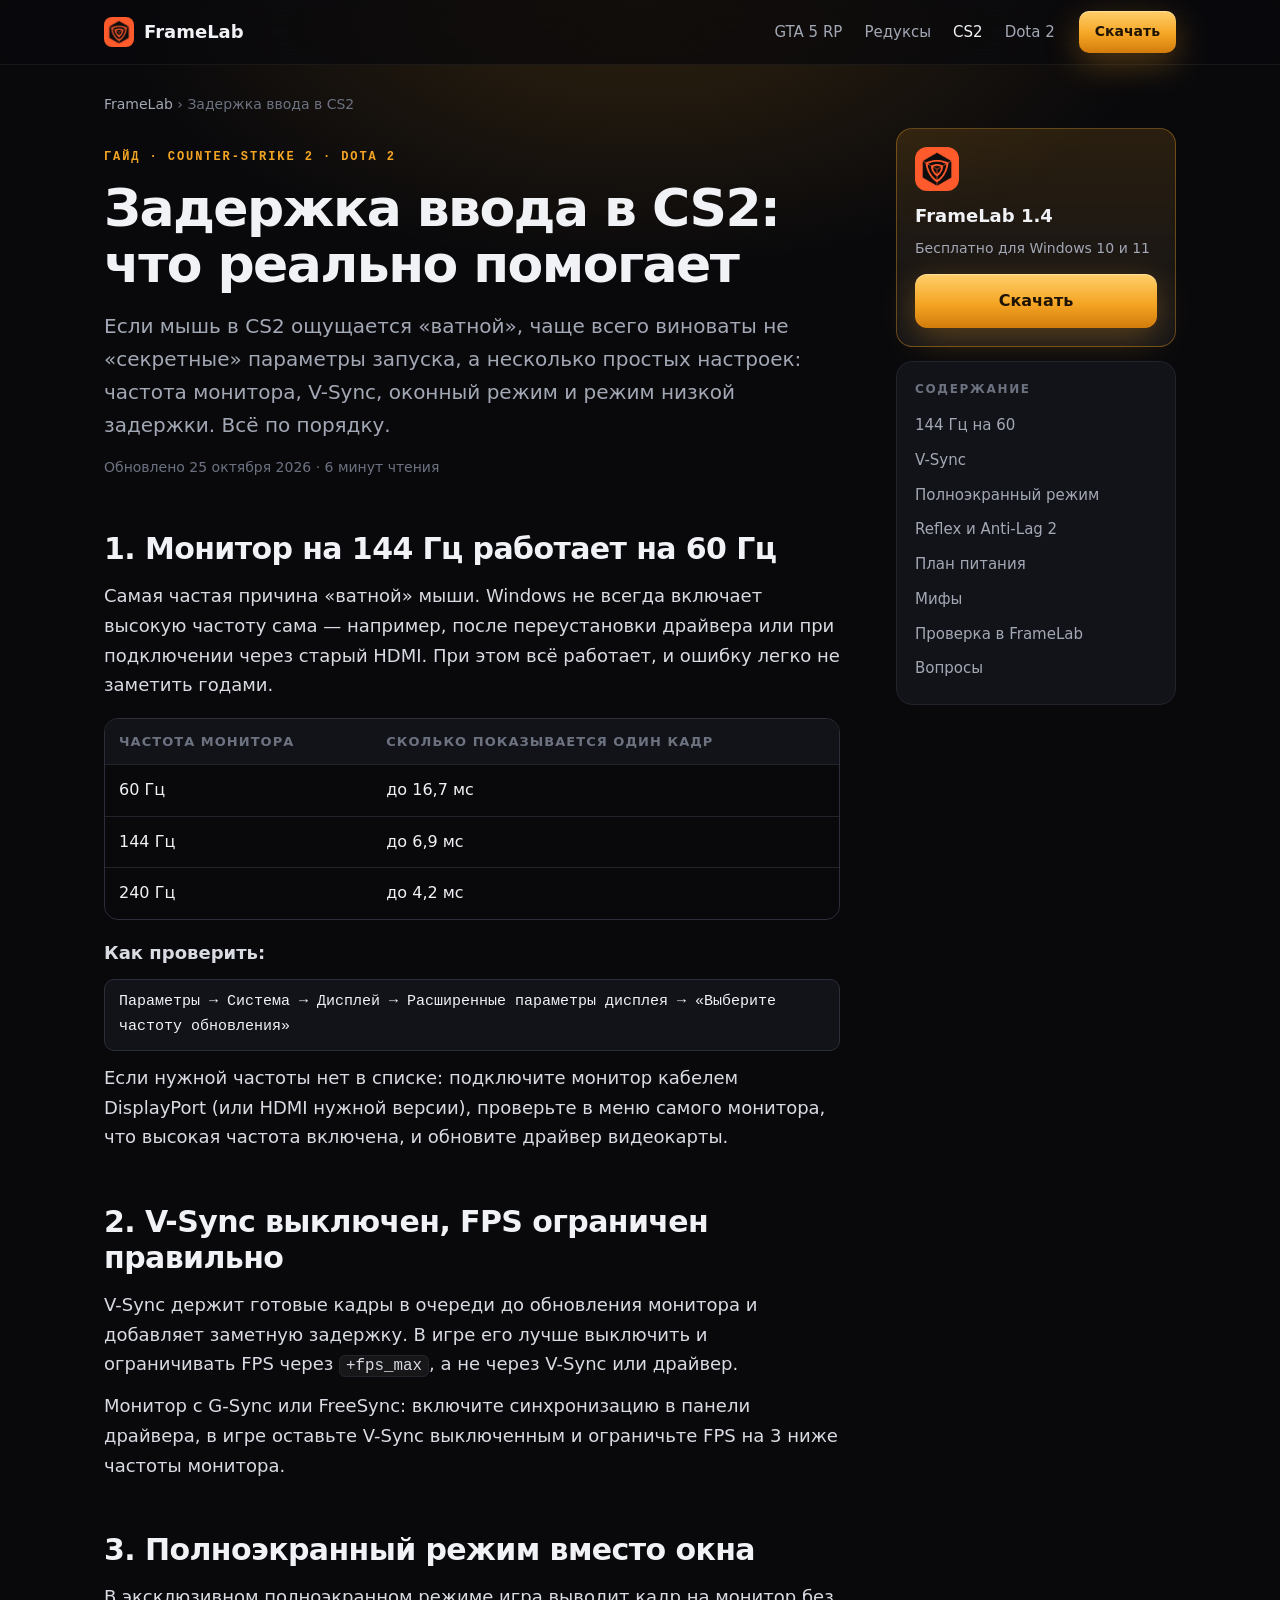
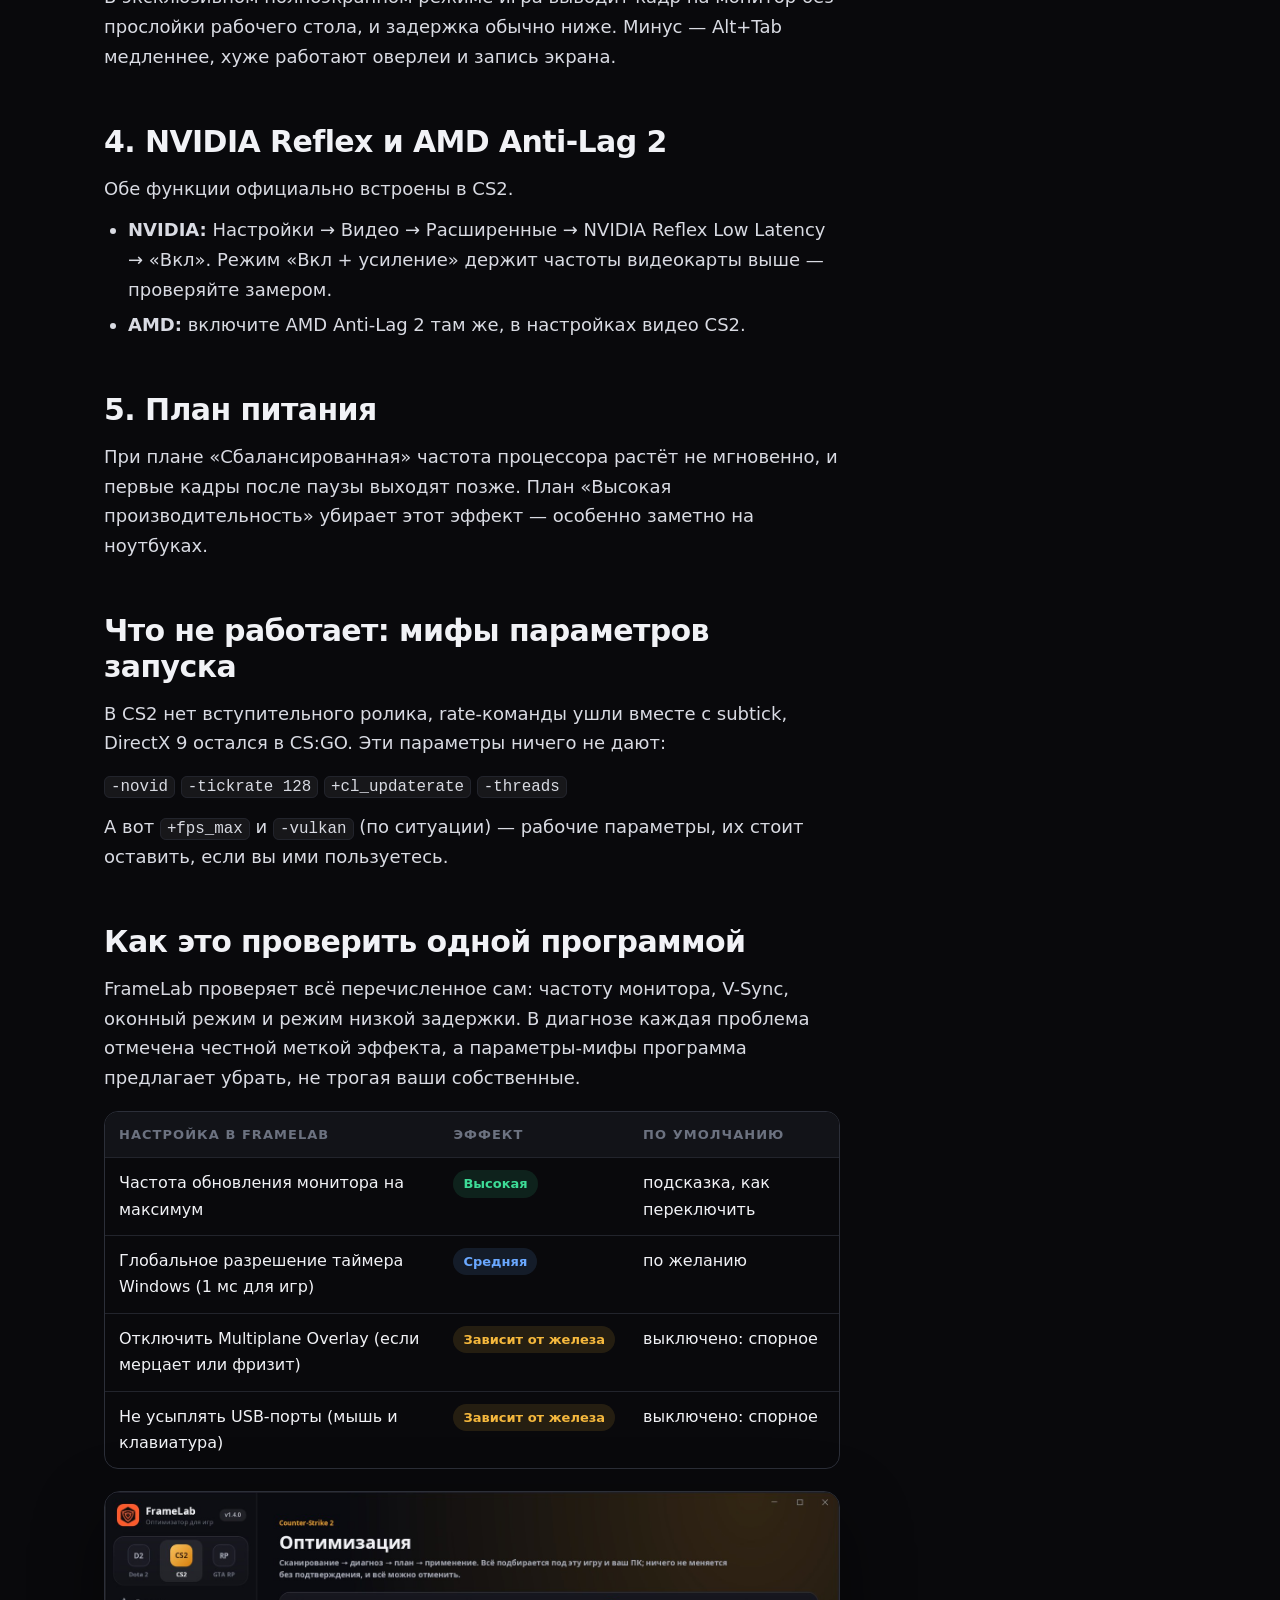
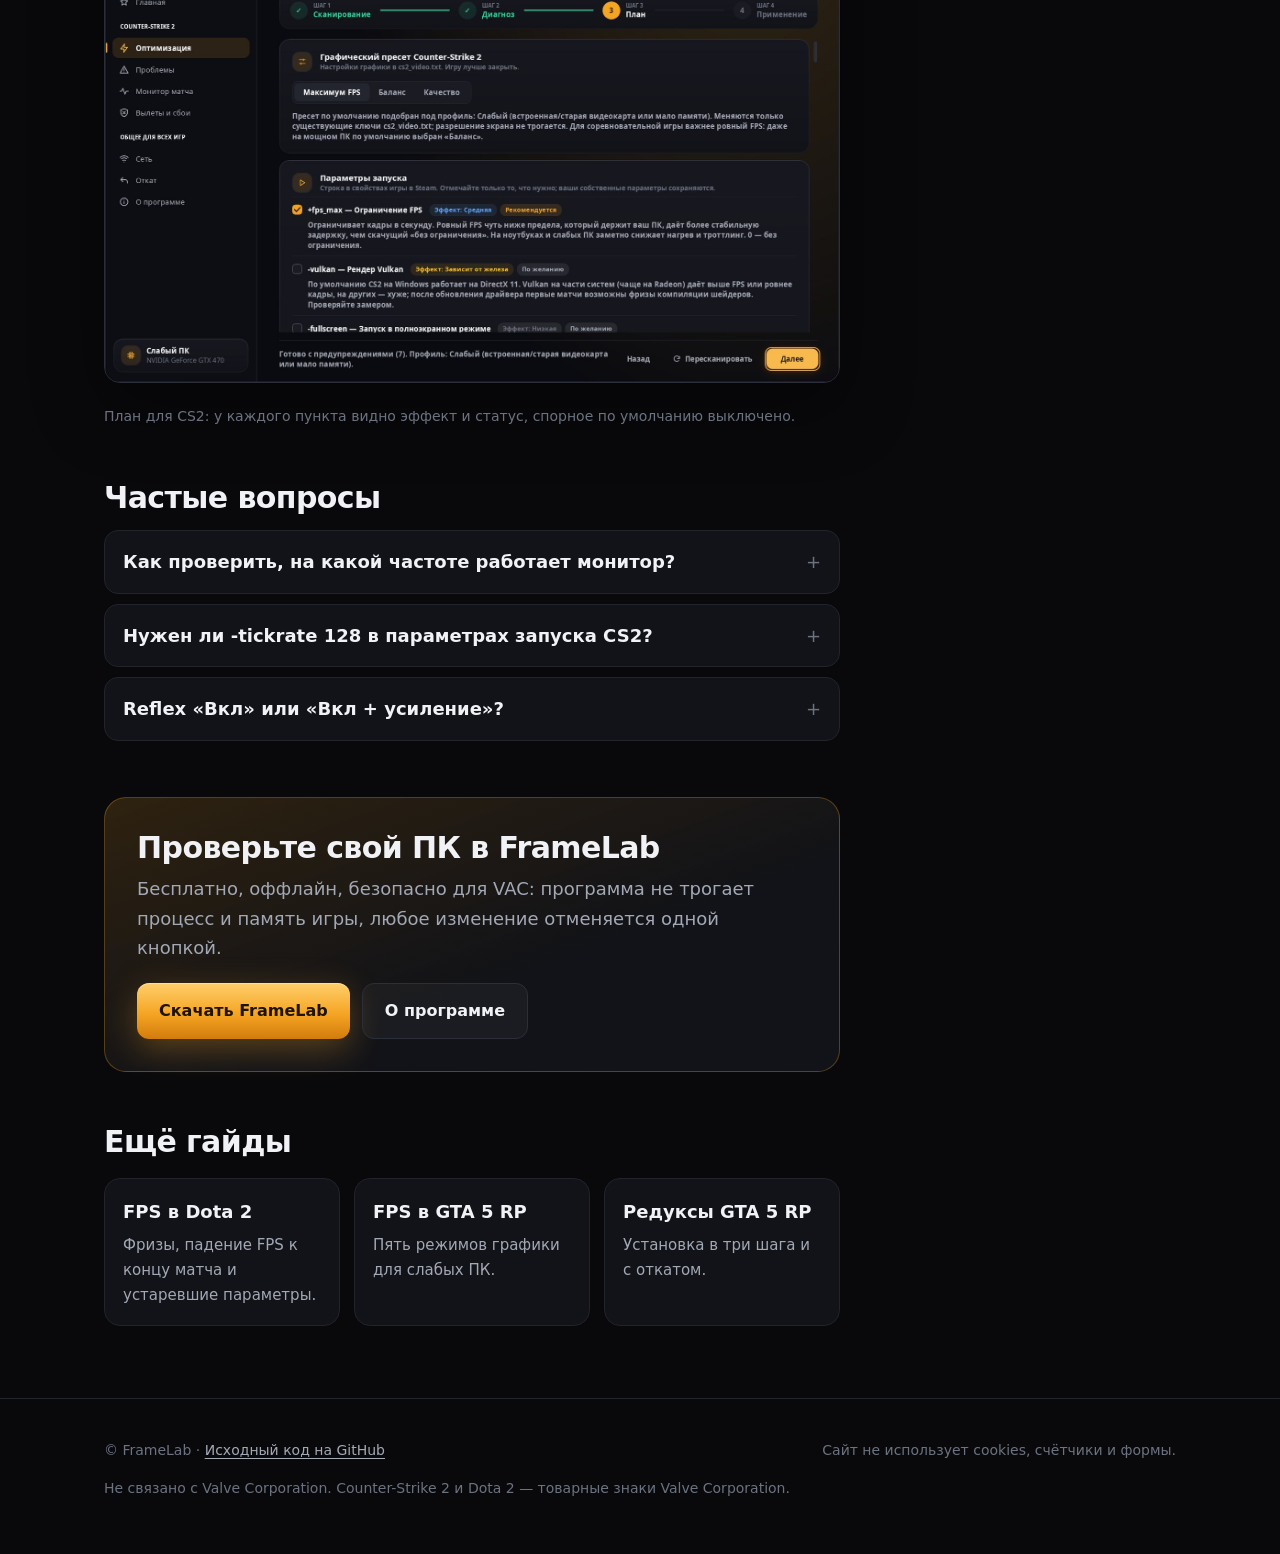
<file: site/cs2-input-lag/index.html>
<!doctype html>
<html lang="ru" data-game="cs2">
<head>
<meta charset="utf-8">
<meta name="viewport" content="width=device-width, initial-scale=1">
<title>Задержка ввода в CS2: «ватная» мышь, 144 Гц, V-Sync и Reflex | FrameLab</title>
<meta name="description" content="Почему в CS2 мышь ощущается «ватной» и что реально уменьшает задержку ввода: частота монитора 144 Гц вместо 60, V-Sync, полноэкранный режим, NVIDIA Reflex и AMD Anti-Lag 2, план питания. Без мифов про -tickrate 128.">
<link rel="canonical" href="https://derposd.github.io/v60/cs2-input-lag/">
<meta property="og:type" content="article">
<meta property="og:locale" content="ru_RU">
<meta property="og:site_name" content="FrameLab">
<meta property="og:title" content="Задержка ввода в CS2: что реально помогает">
<meta property="og:description" content="144 Гц вместо 60, V-Sync, полноэкранный режим, Reflex и Anti-Lag 2 — по шагам и без мифов.">
<meta property="og:url" content="https://derposd.github.io/v60/cs2-input-lag/">
<meta property="og:image" content="https://derposd.github.io/v60/img/og-cs2.jpg">
<meta name="twitter:card" content="summary_large_image">
<meta name="theme-color" content="#09090c">
<link rel="icon" href="../img/favicon.png">
<link rel="stylesheet" href="../guides.css">
<script type="application/ld+json">
{"@context":"https://schema.org","@graph":[
 {"@type":"Article","headline":"Задержка ввода в CS2: что реально помогает","inLanguage":"ru","datePublished":"2026-10-25","dateModified":"2026-10-25",
  "image":"https://derposd.github.io/v60/img/og-cs2.jpg","author":{"@type":"Organization","name":"FrameLab","url":"https://derposd.github.io/v60/"},
  "publisher":{"@type":"Organization","name":"FrameLab","logo":{"@type":"ImageObject","url":"https://derposd.github.io/v60/img/logo.png"}},
  "mainEntityOfPage":"https://derposd.github.io/v60/cs2-input-lag/"},
 {"@type":"BreadcrumbList","itemListElement":[
  {"@type":"ListItem","position":1,"name":"FrameLab","item":"https://derposd.github.io/v60/"},
  {"@type":"ListItem","position":2,"name":"Задержка ввода в CS2","item":"https://derposd.github.io/v60/cs2-input-lag/"}]},
 {"@type":"FAQPage","mainEntity":[
  {"@type":"Question","name":"Как проверить, на какой частоте работает монитор?","acceptedAnswer":{"@type":"Answer","text":"Параметры → Система → Дисплей → Расширенные параметры дисплея → «Выберите частоту обновления». Если нужной частоты нет в списке, проверьте кабель (лучше DisplayPort), режим в меню монитора и драйвер видеокарты."}},
  {"@type":"Question","name":"Нужен ли -tickrate 128 в параметрах запуска CS2?","acceptedAnswer":{"@type":"Answer","text":"Нет. В CS2 работает subtick, параметр -tickrate 128 и rate-команды из CS:GO ничего не делают. Так же бесполезны -novid и -threads."}},
  {"@type":"Question","name":"Reflex «Вкл» или «Вкл + усиление»?","acceptedAnswer":{"@type":"Answer","text":"Начните с «Вкл». Режим «Вкл + усиление» держит частоты видеокарты выше; помогает ли он на вашем ПК, лучше проверить замером."}}]}
]}
</script>
</head>
<body>

<nav>
  <div class="wrap">
    <a class="brand" href="../"><img src="../img/logo.png" alt="">FrameLab</a>
    <div class="links"><a href="../gta-5-rp/">GTA 5 RP</a><a href="../reduksy-gta-5-rp/">Редуксы</a><a href="../cs2-input-lag/" aria-current="page">CS2</a><a href="../dota-2-fps/">Dota 2</a></div>
    <a class="btn btn-primary" href="https://github.com/Derposd/v60/releases/latest/download/FrameLab-Setup.exe">Скачать</a>
  </div>
</nav>

<div class="wrap">
  <div class="crumbs"><a href="../">FrameLab</a> › Задержка ввода в CS2</div>
  <div class="layout">
    <article>
      <div class="k">Гайд · Counter-Strike 2 · Dota 2</div>
      <h1>Задержка ввода в CS2: что реально помогает</h1>
      <p class="lead">Если мышь в CS2 ощущается «ватной», чаще всего виноваты не «секретные» параметры запуска, а несколько простых настроек: частота монитора, V-Sync, оконный режим и режим низкой задержки. Всё по порядку.</p>
      <p class="meta">Обновлено 25 октября 2026 · 6 минут чтения</p>

      <h2 id="hz">1. Монитор на 144 Гц работает на 60 Гц</h2>
      <p>Самая частая причина «ватной» мыши. Windows не всегда включает высокую частоту сама — например, после переустановки драйвера или при подключении через старый HDMI. При этом всё работает, и ошибку легко не заметить годами.</p>
      <div class="tbl-wrap"><table class="tbl">
        <thead><tr><th>Частота монитора</th><th>Сколько показывается один кадр</th></tr></thead>
        <tbody><tr><td>60 Гц</td><td>до 16,7 мс</td></tr><tr><td>144 Гц</td><td>до 6,9 мс</td></tr><tr><td>240 Гц</td><td>до 4,2 мс</td></tr></tbody>
      </table></div>
      <p><b>Как проверить:</b></p>
      <p><span class="path">Параметры → Система → Дисплей → Расширенные параметры дисплея → «Выберите частоту обновления»</span></p>
      <p>Если нужной частоты нет в списке: подключите монитор кабелем DisplayPort (или HDMI нужной версии), проверьте в меню самого монитора, что высокая частота включена, и обновите драйвер видеокарты.</p>

      <h2 id="vsync">2. V-Sync выключен, FPS ограничен правильно</h2>
      <p>V-Sync держит готовые кадры в очереди до обновления монитора и добавляет заметную задержку. В игре его лучше выключить и ограничивать FPS через <code>+fps_max</code>, а не через V-Sync или драйвер.</p>
      <p>Монитор с G-Sync или FreeSync: включите синхронизацию в панели драйвера, в игре оставьте V-Sync выключенным и ограничьте FPS на 3 ниже частоты монитора.</p>

      <h2 id="fullscreen">3. Полноэкранный режим вместо окна</h2>
      <p>В эксклюзивном полноэкранном режиме игра выводит кадр на монитор без прослойки рабочего стола, и задержка обычно ниже. Минус — Alt+Tab медленнее, хуже работают оверлеи и запись экрана.</p>

      <h2 id="reflex">4. NVIDIA Reflex и AMD Anti-Lag 2</h2>
      <p>Обе функции официально встроены в CS2.</p>
      <ul>
        <li><b>NVIDIA:</b> Настройки → Видео → Расширенные → NVIDIA Reflex Low Latency → «Вкл». Режим «Вкл + усиление» держит частоты видеокарты выше — проверяйте замером.</li>
        <li><b>AMD:</b> включите AMD Anti-Lag 2 там же, в настройках видео CS2.</li>
      </ul>

      <h2 id="power">5. План питания</h2>
      <p>При плане «Сбалансированная» частота процессора растёт не мгновенно, и первые кадры после паузы выходят позже. План «Высокая производительность» убирает этот эффект — особенно заметно на ноутбуках.</p>

      <h2 id="myths">Что не работает: мифы параметров запуска</h2>
      <p>В CS2 нет вступительного ролика, rate-команды ушли вместе с subtick, DirectX 9 остался в CS:GO. Эти параметры ничего не дают:</p>
      <p><code>-novid</code> <code>-tickrate 128</code> <code>+cl_updaterate</code> <code>-threads</code></p>
      <p>А вот <code>+fps_max</code> и <code>-vulkan</code> (по ситуации) — рабочие параметры, их стоит оставить, если вы ими пользуетесь.</p>

      <h2 id="framelab">Как это проверить одной программой</h2>
      <p>FrameLab проверяет всё перечисленное сам: частоту монитора, V-Sync, оконный режим и режим низкой задержки. В диагнозе каждая проблема отмечена честной меткой эффекта, а параметры-мифы программа предлагает убрать, не трогая ваши собственные.</p>
      <div class="tbl-wrap"><table class="tbl">
        <thead><tr><th>Настройка в FrameLab</th><th>Эффект</th><th>По умолчанию</th></tr></thead>
        <tbody>
          <tr><td>Частота обновления монитора на максимум</td><td><span class="tag t-hi">Высокая</span></td><td>подсказка, как переключить</td></tr>
          <tr><td>Глобальное разрешение таймера Windows (1 мс для игр)</td><td><span class="tag t-md">Средняя</span></td><td>по желанию</td></tr>
          <tr><td>Отключить Multiplane Overlay (если мерцает или фризит)</td><td><span class="tag t-dep">Зависит от железа</span></td><td>выключено: спорное</td></tr>
          <tr><td>Не усыплять USB-порты (мышь и клавиатура)</td><td><span class="tag t-dep">Зависит от железа</span></td><td>выключено: спорное</td></tr>
        </tbody>
      </table></div>
      <figure><img class="shot" src="../img/cs2-plan.jpg" width="1600" height="1067" loading="lazy" alt="План оптимизации CS2 в FrameLab: пресет графики и параметры запуска с метками эффекта"><figcaption>План для CS2: у каждого пункта видно эффект и статус, спорное по умолчанию выключено.</figcaption></figure>

      <h2 id="faq">Частые вопросы</h2>
      <details><summary>Как проверить, на какой частоте работает монитор?</summary><p>Параметры → Система → Дисплей → Расширенные параметры дисплея → «Выберите частоту обновления». Если нужной частоты нет в списке, проверьте кабель (лучше DisplayPort), режим в меню монитора и драйвер видеокарты.</p></details>
      <details><summary>Нужен ли -tickrate 128 в параметрах запуска CS2?</summary><p>Нет. В CS2 работает subtick, параметр -tickrate 128 и rate-команды из CS:GO ничего не делают. Так же бесполезны -novid и -threads.</p></details>
      <details><summary>Reflex «Вкл» или «Вкл + усиление»?</summary><p>Начните с «Вкл». Режим «Вкл + усиление» держит частоты видеокарты выше; помогает ли он на вашем ПК, лучше проверить замером.</p></details>

      <div class="cta">
        <h2>Проверьте свой ПК в FrameLab</h2>
        <p>Бесплатно, оффлайн, безопасно для VAC: программа не трогает процесс и память игры, любое изменение отменяется одной кнопкой.</p>
        <div class="row"><a class="btn btn-primary" href="https://github.com/Derposd/v60/releases/latest/download/FrameLab-Setup.exe">Скачать FrameLab</a><a class="btn btn-ghost" href="../">О программе</a></div>
      </div>

      <h2>Ещё гайды</h2>
      <div class="related">
        <a href="../dota-2-fps/">FPS в Dota 2<span>Фризы, падение FPS к концу матча и устаревшие параметры.</span></a>
        <a href="../gta-5-rp/">FPS в GTA 5 RP<span>Пять режимов графики для слабых ПК.</span></a>
        <a href="../reduksy-gta-5-rp/">Редуксы GTA 5 RP<span>Установка в три шага и с откатом.</span></a>
      </div>
    </article>

    <aside>
      <div class="box">
        <div class="dl"><img src="../img/logo.png" alt=""><b>FrameLab <span class="ver">1.4</span></b><p>Бесплатно для Windows 10 и 11</p><a class="btn btn-primary" href="https://github.com/Derposd/v60/releases/latest/download/FrameLab-Setup.exe">Скачать</a></div>
        <div class="toc"><b>Содержание</b><a href="#hz">144 Гц на 60</a><a href="#vsync">V-Sync</a><a href="#fullscreen">Полноэкранный режим</a><a href="#reflex">Reflex и Anti-Lag 2</a><a href="#power">План питания</a><a href="#myths">Мифы</a><a href="#framelab">Проверка в FrameLab</a><a href="#faq">Вопросы</a></div>
      </div>
    </aside>
  </div>
</div>

<footer>
  <div class="wrap">
    <span>© FrameLab · <a href="https://github.com/Derposd/v60">Исходный код на GitHub</a></span>
    <span>Сайт не использует cookies, счётчики и формы.</span>
    <span>Не связано с Valve Corporation. Counter-Strike 2 и Dota 2 — товарные знаки Valve Corporation.</span>
  </div>
</footer>
</body>
</html>
</file>
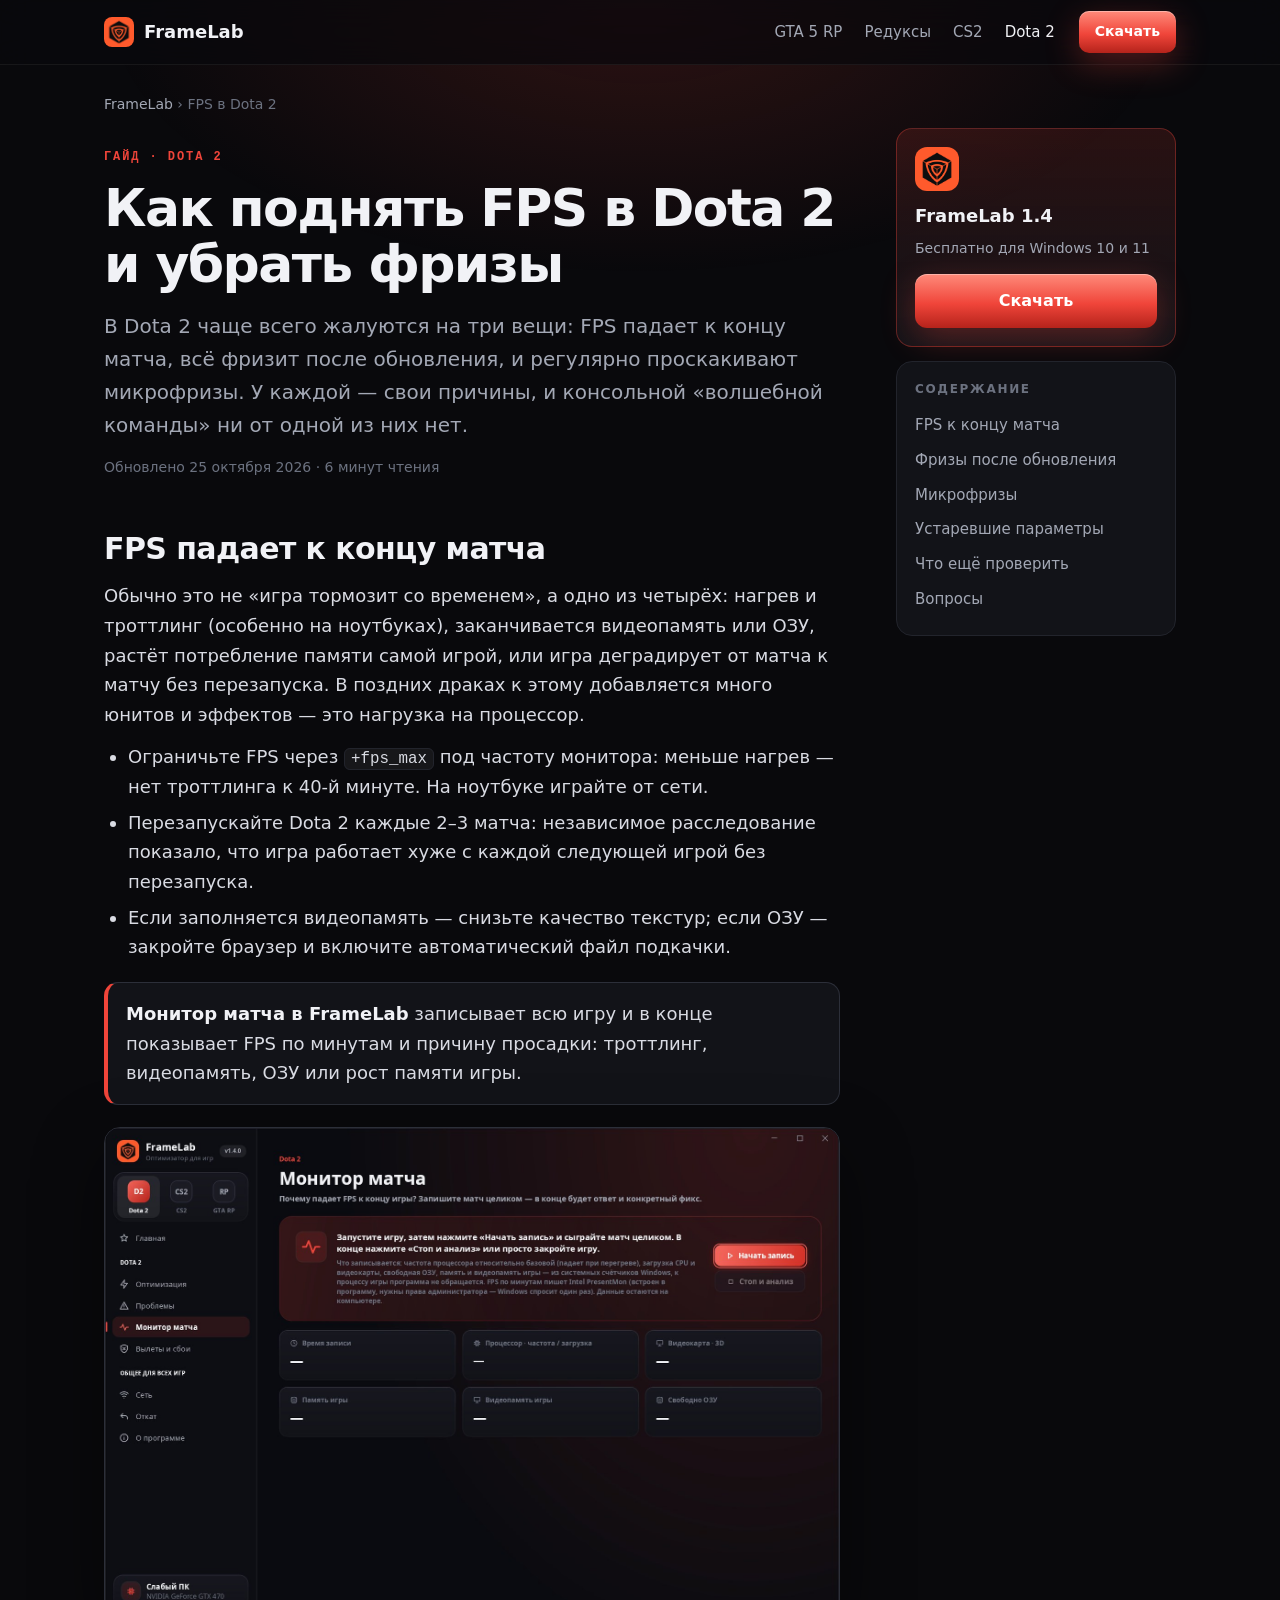
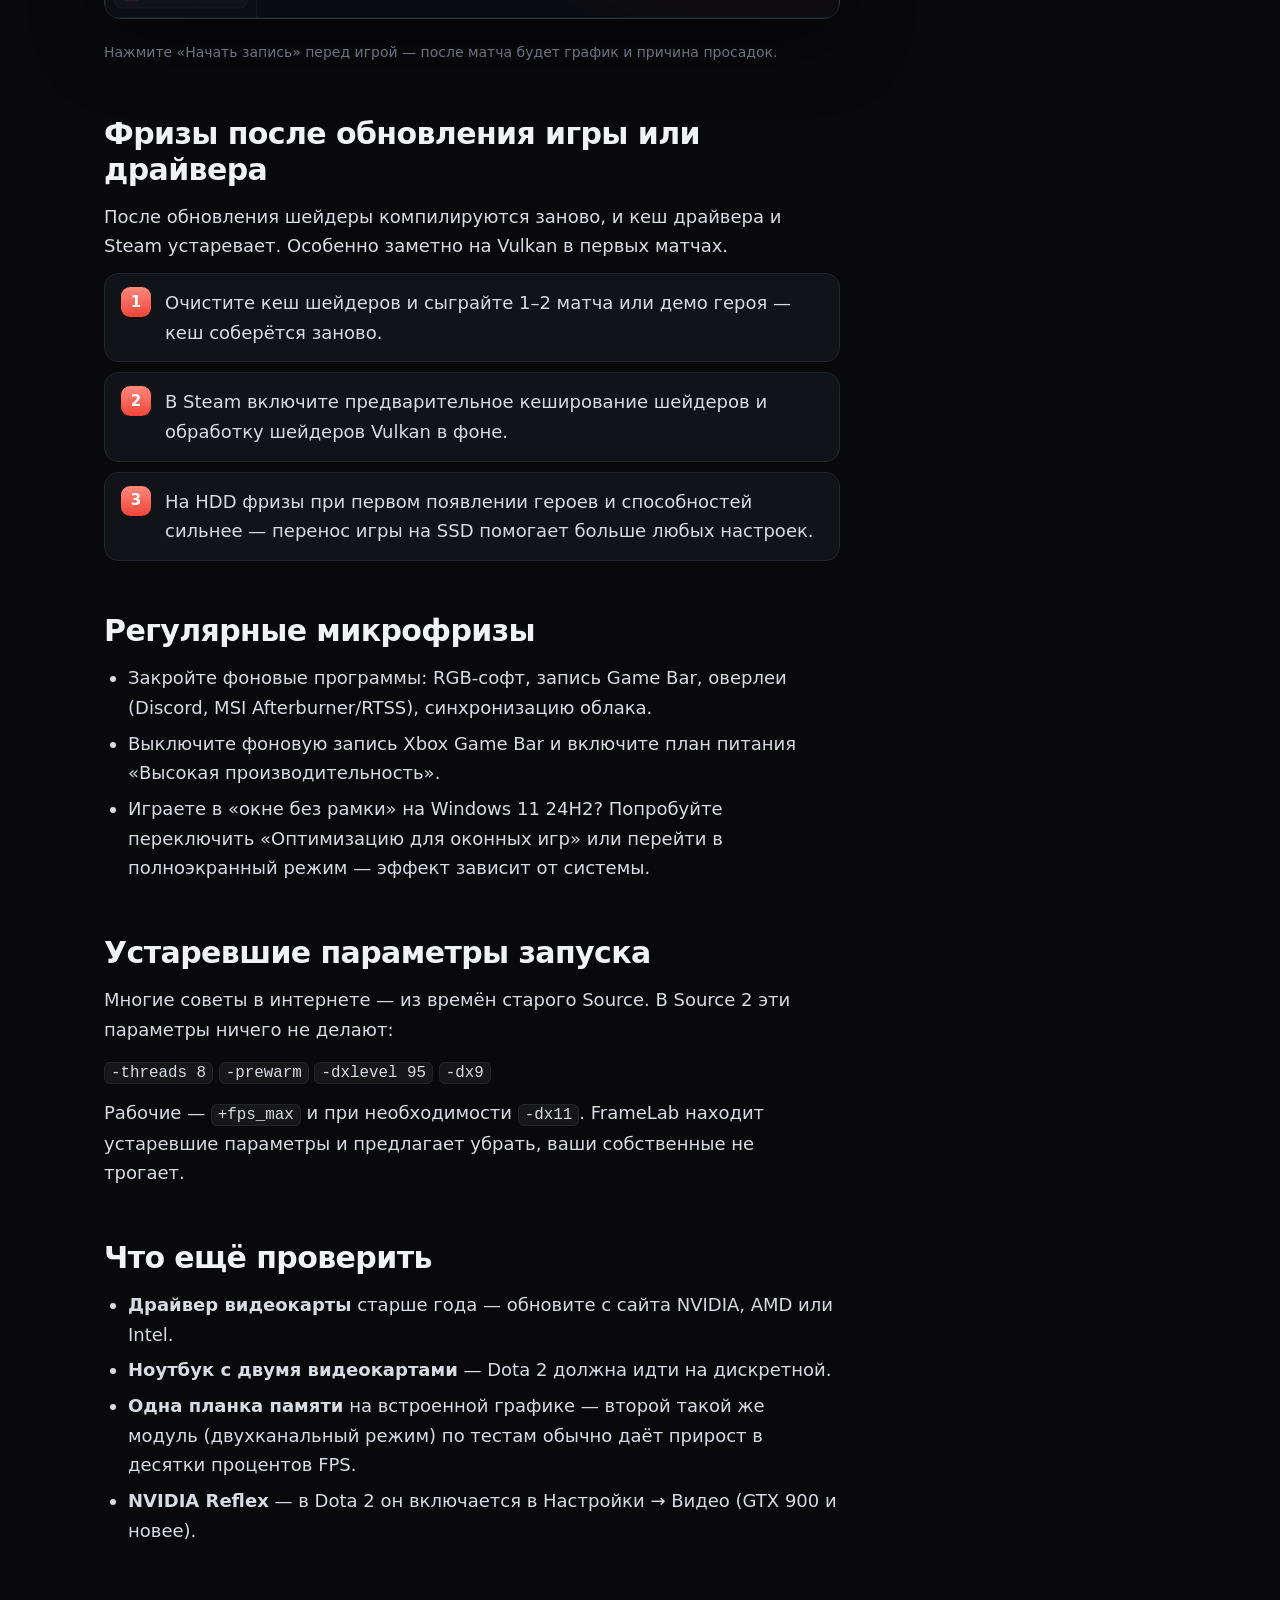
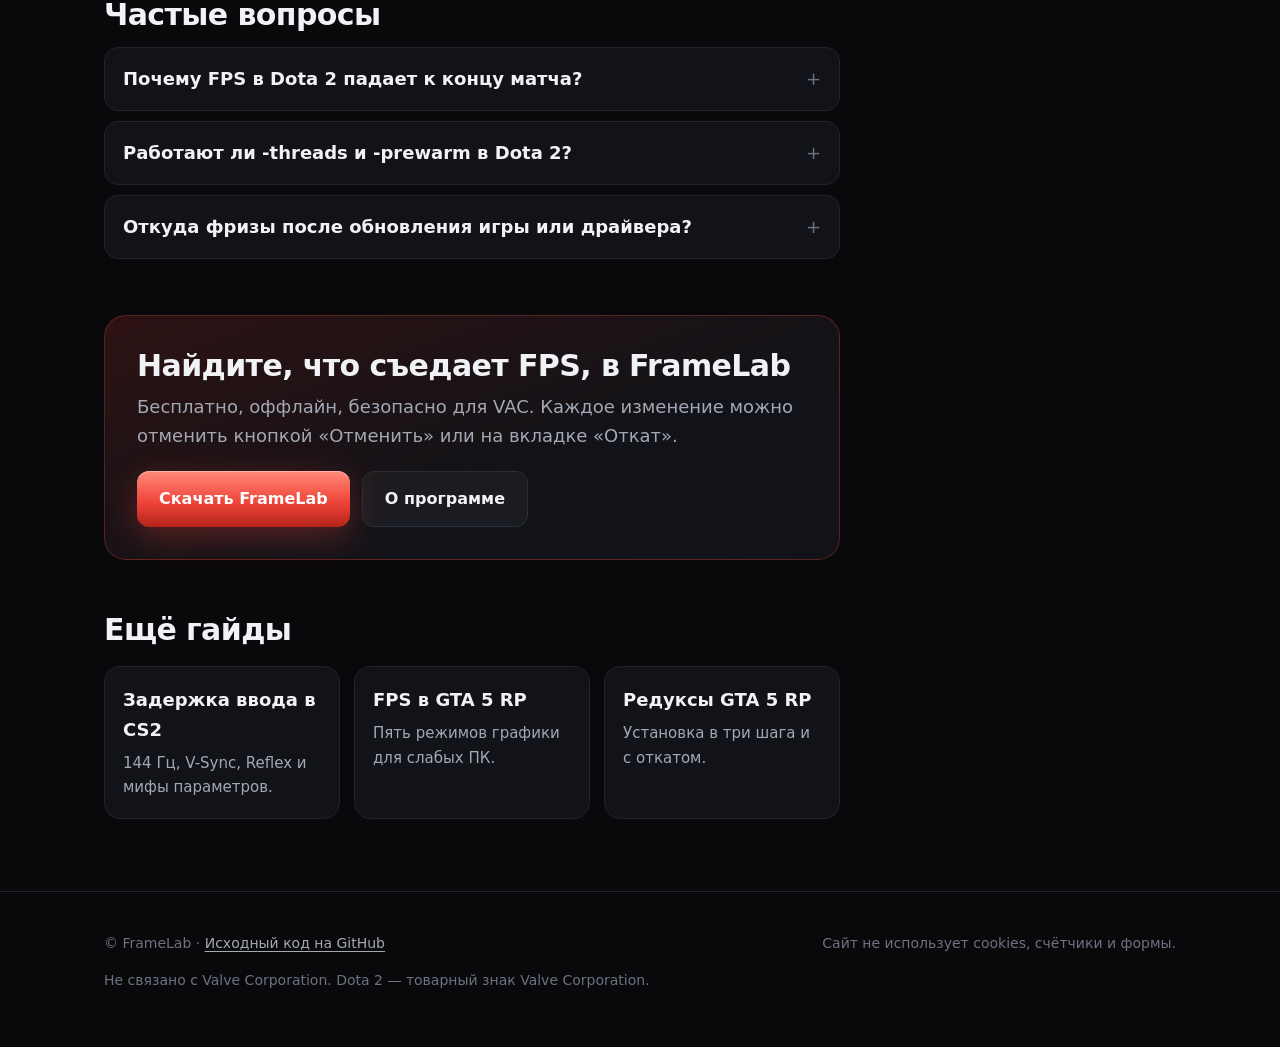
<file: site/dota-2-fps/index.html>
<!doctype html>
<html lang="ru" data-game="dota">
<head>
<meta charset="utf-8">
<meta name="viewport" content="width=device-width, initial-scale=1">
<title>Как поднять FPS в Dota 2 и убрать фризы — без мифов | FrameLab</title>
<meta name="description" content="Почему FPS в Dota 2 падает к концу матча, откуда фризы после обновления и микрофризы, какие параметры запуска устарели (-threads, -prewarm, -dx9). Честные шаги и бесплатная программа с откатом.">
<link rel="canonical" href="https://derposd.github.io/v60/dota-2-fps/">
<meta property="og:type" content="article">
<meta property="og:locale" content="ru_RU">
<meta property="og:site_name" content="FrameLab">
<meta property="og:title" content="Как поднять FPS в Dota 2 и убрать фризы">
<meta property="og:description" content="Падение FPS к концу матча, фризы после обновления, микрофризы и устаревшие параметры запуска — что реально помогает.">
<meta property="og:url" content="https://derposd.github.io/v60/dota-2-fps/">
<meta property="og:image" content="https://derposd.github.io/v60/img/og-dota.jpg">
<meta name="twitter:card" content="summary_large_image">
<meta name="theme-color" content="#09090c">
<link rel="icon" href="../img/favicon.png">
<link rel="stylesheet" href="../guides.css">
<script type="application/ld+json">
{"@context":"https://schema.org","@graph":[
 {"@type":"Article","headline":"Как поднять FPS в Dota 2 и убрать фризы","inLanguage":"ru","datePublished":"2026-10-25","dateModified":"2026-10-25",
  "image":"https://derposd.github.io/v60/img/og-dota.jpg","author":{"@type":"Organization","name":"FrameLab","url":"https://derposd.github.io/v60/"},
  "publisher":{"@type":"Organization","name":"FrameLab","logo":{"@type":"ImageObject","url":"https://derposd.github.io/v60/img/logo.png"}},
  "mainEntityOfPage":"https://derposd.github.io/v60/dota-2-fps/"},
 {"@type":"BreadcrumbList","itemListElement":[
  {"@type":"ListItem","position":1,"name":"FrameLab","item":"https://derposd.github.io/v60/"},
  {"@type":"ListItem","position":2,"name":"FPS в Dota 2","item":"https://derposd.github.io/v60/dota-2-fps/"}]},
 {"@type":"FAQPage","mainEntity":[
  {"@type":"Question","name":"Почему FPS в Dota 2 падает к концу матча?","acceptedAnswer":{"@type":"Answer","text":"Чаще всего это нагрев и троттлинг (особенно ноутбуки), нехватка видеопамяти или ОЗУ, рост потребления памяти самой игрой или деградация от матча к матчу без перезапуска. В поздних драках к этому добавляется нагрузка на процессор от юнитов и эффектов."}},
  {"@type":"Question","name":"Работают ли -threads и -prewarm в Dota 2?","acceptedAnswer":{"@type":"Answer","text":"Нет, это параметры старого Source. В Source 2 они ничего не дают, как и -dxlevel 95 и -dx9."}},
  {"@type":"Question","name":"Откуда фризы после обновления игры или драйвера?","acceptedAnswer":{"@type":"Answer","text":"Шейдеры компилируются заново. Очистите кеш шейдеров и сыграйте 1–2 матча или демо героя — кеш соберётся, фризы пропадут."}}]}
]}
</script>
</head>
<body>

<nav>
  <div class="wrap">
    <a class="brand" href="../"><img src="../img/logo.png" alt="">FrameLab</a>
    <div class="links"><a href="../gta-5-rp/">GTA 5 RP</a><a href="../reduksy-gta-5-rp/">Редуксы</a><a href="../cs2-input-lag/">CS2</a><a href="../dota-2-fps/" aria-current="page">Dota 2</a></div>
    <a class="btn btn-primary" href="https://github.com/Derposd/v60/releases/latest/download/FrameLab-Setup.exe">Скачать</a>
  </div>
</nav>

<div class="wrap">
  <div class="crumbs"><a href="../">FrameLab</a> › FPS в Dota 2</div>
  <div class="layout">
    <article>
      <div class="k">Гайд · Dota 2</div>
      <h1>Как поднять FPS в Dota 2 и убрать фризы</h1>
      <p class="lead">В Dota 2 чаще всего жалуются на три вещи: FPS падает к концу матча, всё фризит после обновления, и регулярно проскакивают микрофризы. У каждой — свои причины, и консольной «волшебной команды» ни от одной из них нет.</p>
      <p class="meta">Обновлено 25 октября 2026 · 6 минут чтения</p>

      <h2 id="late">FPS падает к концу матча</h2>
      <p>Обычно это не «игра тормозит со временем», а одно из четырёх: нагрев и троттлинг (особенно на ноутбуках), заканчивается видеопамять или ОЗУ, растёт потребление памяти самой игрой, или игра деградирует от матча к матчу без перезапуска. В поздних драках к этому добавляется много юнитов и эффектов — это нагрузка на процессор.</p>
      <ul>
        <li>Ограничьте FPS через <code>+fps_max</code> под частоту монитора: меньше нагрев — нет троттлинга к 40-й минуте. На ноутбуке играйте от сети.</li>
        <li>Перезапускайте Dota 2 каждые 2–3 матча: независимое расследование показало, что игра работает хуже с каждой следующей игрой без перезапуска.</li>
        <li>Если заполняется видеопамять — снизьте качество текстур; если ОЗУ — закройте браузер и включите автоматический файл подкачки.</li>
      </ul>
      <div class="note"><b>Монитор матча в FrameLab</b> записывает всю игру и в конце показывает FPS по минутам и причину просадки: троттлинг, видеопамять, ОЗУ или рост памяти игры.</div>
      <figure><img class="shot" src="../img/dota-monitor.jpg" width="1600" height="1067" loading="lazy" alt="Монитор матча Dota 2 в FrameLab"><figcaption>Нажмите «Начать запись» перед игрой — после матча будет график и причина просадок.</figcaption></figure>

      <h2 id="update">Фризы после обновления игры или драйвера</h2>
      <p>После обновления шейдеры компилируются заново, и кеш драйвера и Steam устаревает. Особенно заметно на Vulkan в первых матчах.</p>
      <ol class="steps">
        <li>Очистите кеш шейдеров и сыграйте 1–2 матча или демо героя — кеш соберётся заново.</li>
        <li>В Steam включите предварительное кеширование шейдеров и обработку шейдеров Vulkan в фоне.</li>
        <li>На HDD фризы при первом появлении героев и способностей сильнее — перенос игры на SSD помогает больше любых настроек.</li>
      </ol>

      <h2 id="micro">Регулярные микрофризы</h2>
      <ul>
        <li>Закройте фоновые программы: RGB-софт, запись Game Bar, оверлеи (Discord, MSI Afterburner/RTSS), синхронизацию облака.</li>
        <li>Выключите фоновую запись Xbox Game Bar и включите план питания «Высокая производительность».</li>
        <li>Играете в «окне без рамки» на Windows 11 24H2? Попробуйте переключить «Оптимизацию для оконных игр» или перейти в полноэкранный режим — эффект зависит от системы.</li>
      </ul>

      <h2 id="params">Устаревшие параметры запуска</h2>
      <p>Многие советы в интернете — из времён старого Source. В Source 2 эти параметры ничего не делают:</p>
      <p><code>-threads 8</code> <code>-prewarm</code> <code>-dxlevel 95</code> <code>-dx9</code></p>
      <p>Рабочие — <code>+fps_max</code> и при необходимости <code>-dx11</code>. FrameLab находит устаревшие параметры и предлагает убрать, ваши собственные не трогает.</p>

      <h2 id="hw">Что ещё проверить</h2>
      <ul>
        <li><b>Драйвер видеокарты</b> старше года — обновите с сайта NVIDIA, AMD или Intel.</li>
        <li><b>Ноутбук с двумя видеокартами</b> — Dota 2 должна идти на дискретной.</li>
        <li><b>Одна планка памяти</b> на встроенной графике — второй такой же модуль (двухканальный режим) по тестам обычно даёт прирост в десятки процентов FPS.</li>
        <li><b>NVIDIA Reflex</b> — в Dota 2 он включается в Настройки → Видео (GTX 900 и новее).</li>
      </ul>

      <h2 id="faq">Частые вопросы</h2>
      <details><summary>Почему FPS в Dota 2 падает к концу матча?</summary><p>Чаще всего это нагрев и троттлинг (особенно ноутбуки), нехватка видеопамяти или ОЗУ, рост потребления памяти самой игрой или деградация от матча к матчу без перезапуска. В поздних драках к этому добавляется нагрузка на процессор от юнитов и эффектов.</p></details>
      <details><summary>Работают ли -threads и -prewarm в Dota 2?</summary><p>Нет, это параметры старого Source. В Source 2 они ничего не дают, как и -dxlevel 95 и -dx9.</p></details>
      <details><summary>Откуда фризы после обновления игры или драйвера?</summary><p>Шейдеры компилируются заново. Очистите кеш шейдеров и сыграйте 1–2 матча или демо героя — кеш соберётся, фризы пропадут.</p></details>

      <div class="cta">
        <h2>Найдите, что съедает FPS, в FrameLab</h2>
        <p>Бесплатно, оффлайн, безопасно для VAC. Каждое изменение можно отменить кнопкой «Отменить» или на вкладке «Откат».</p>
        <div class="row"><a class="btn btn-primary" href="https://github.com/Derposd/v60/releases/latest/download/FrameLab-Setup.exe">Скачать FrameLab</a><a class="btn btn-ghost" href="../">О программе</a></div>
      </div>

      <h2>Ещё гайды</h2>
      <div class="related">
        <a href="../cs2-input-lag/">Задержка ввода в CS2<span>144 Гц, V-Sync, Reflex и мифы параметров.</span></a>
        <a href="../gta-5-rp/">FPS в GTA 5 RP<span>Пять режимов графики для слабых ПК.</span></a>
        <a href="../reduksy-gta-5-rp/">Редуксы GTA 5 RP<span>Установка в три шага и с откатом.</span></a>
      </div>
    </article>

    <aside>
      <div class="box">
        <div class="dl"><img src="../img/logo.png" alt=""><b>FrameLab <span class="ver">1.4</span></b><p>Бесплатно для Windows 10 и 11</p><a class="btn btn-primary" href="https://github.com/Derposd/v60/releases/latest/download/FrameLab-Setup.exe">Скачать</a></div>
        <div class="toc"><b>Содержание</b><a href="#late">FPS к концу матча</a><a href="#update">Фризы после обновления</a><a href="#micro">Микрофризы</a><a href="#params">Устаревшие параметры</a><a href="#hw">Что ещё проверить</a><a href="#faq">Вопросы</a></div>
      </div>
    </aside>
  </div>
</div>

<footer>
  <div class="wrap">
    <span>© FrameLab · <a href="https://github.com/Derposd/v60">Исходный код на GitHub</a></span>
    <span>Сайт не использует cookies, счётчики и формы.</span>
    <span>Не связано с Valve Corporation. Dota 2 — товарный знак Valve Corporation.</span>
  </div>
</footer>
</body>
</html>
</file>
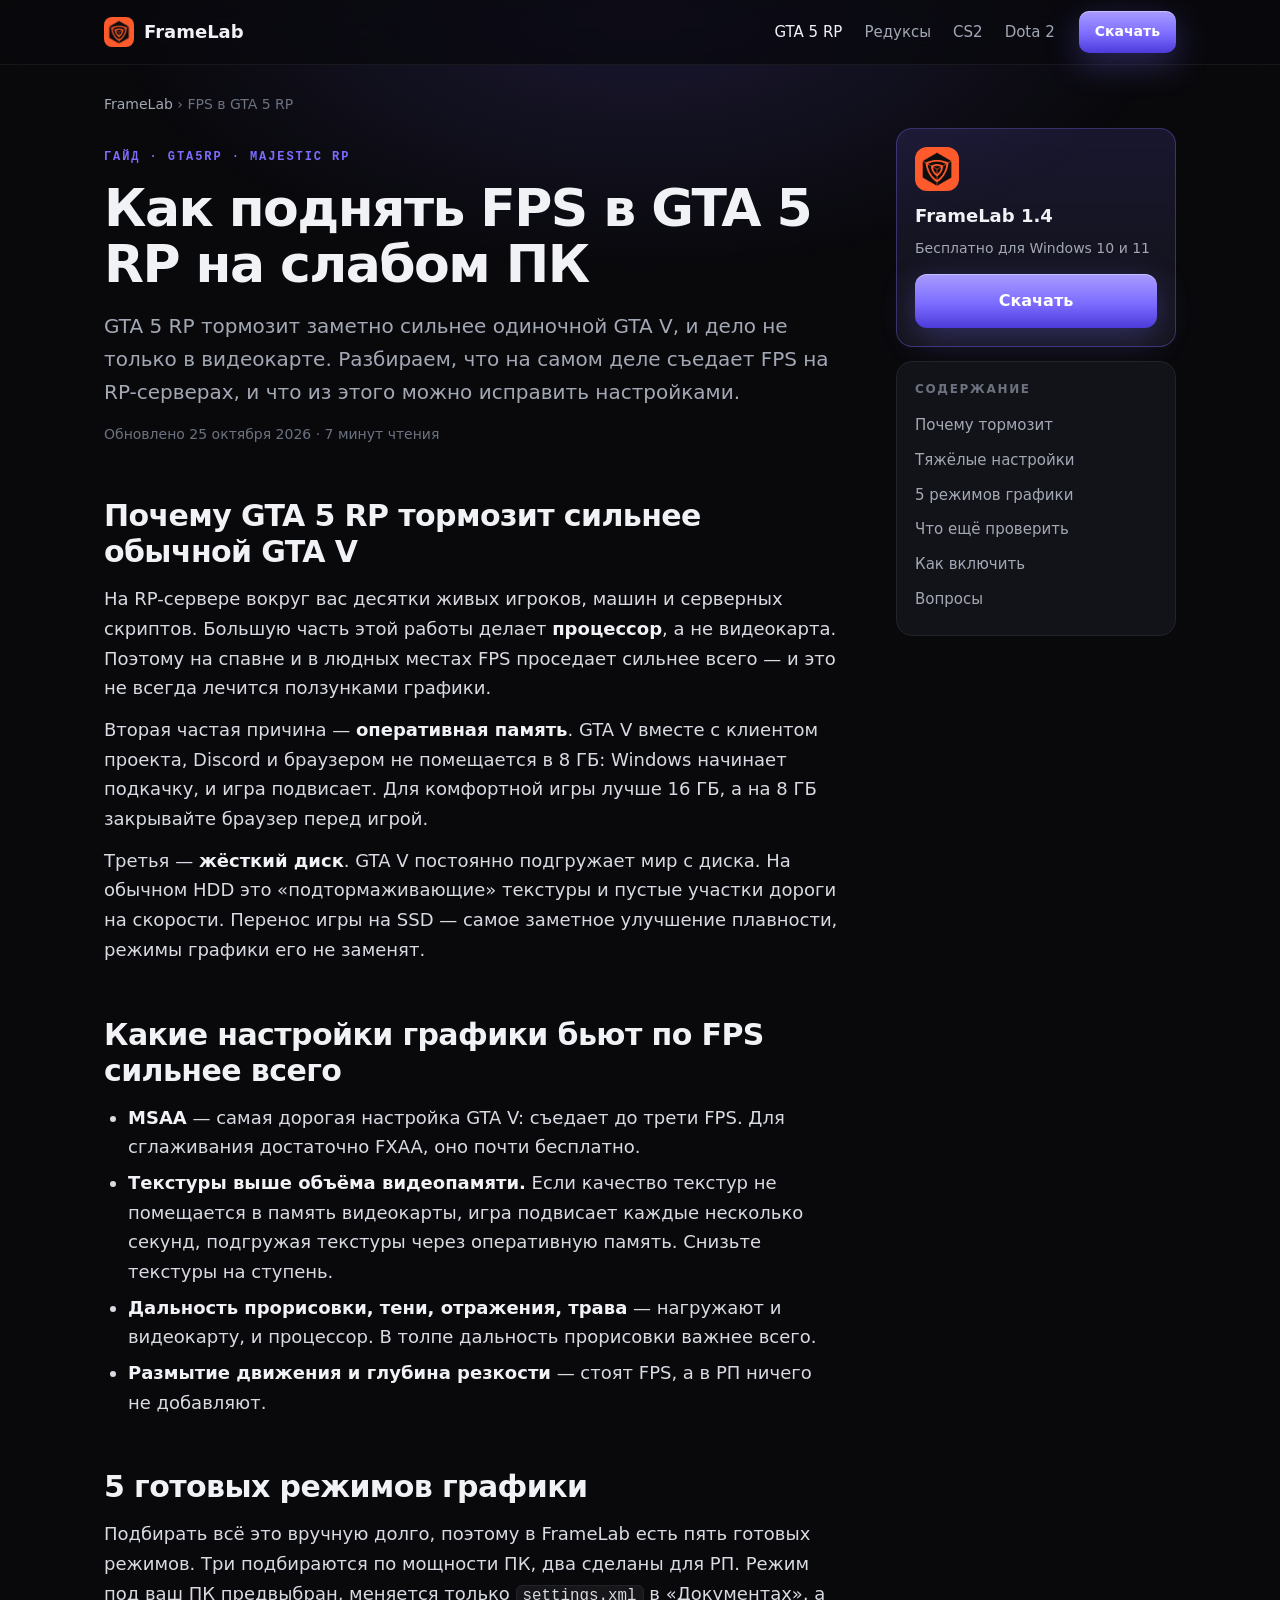
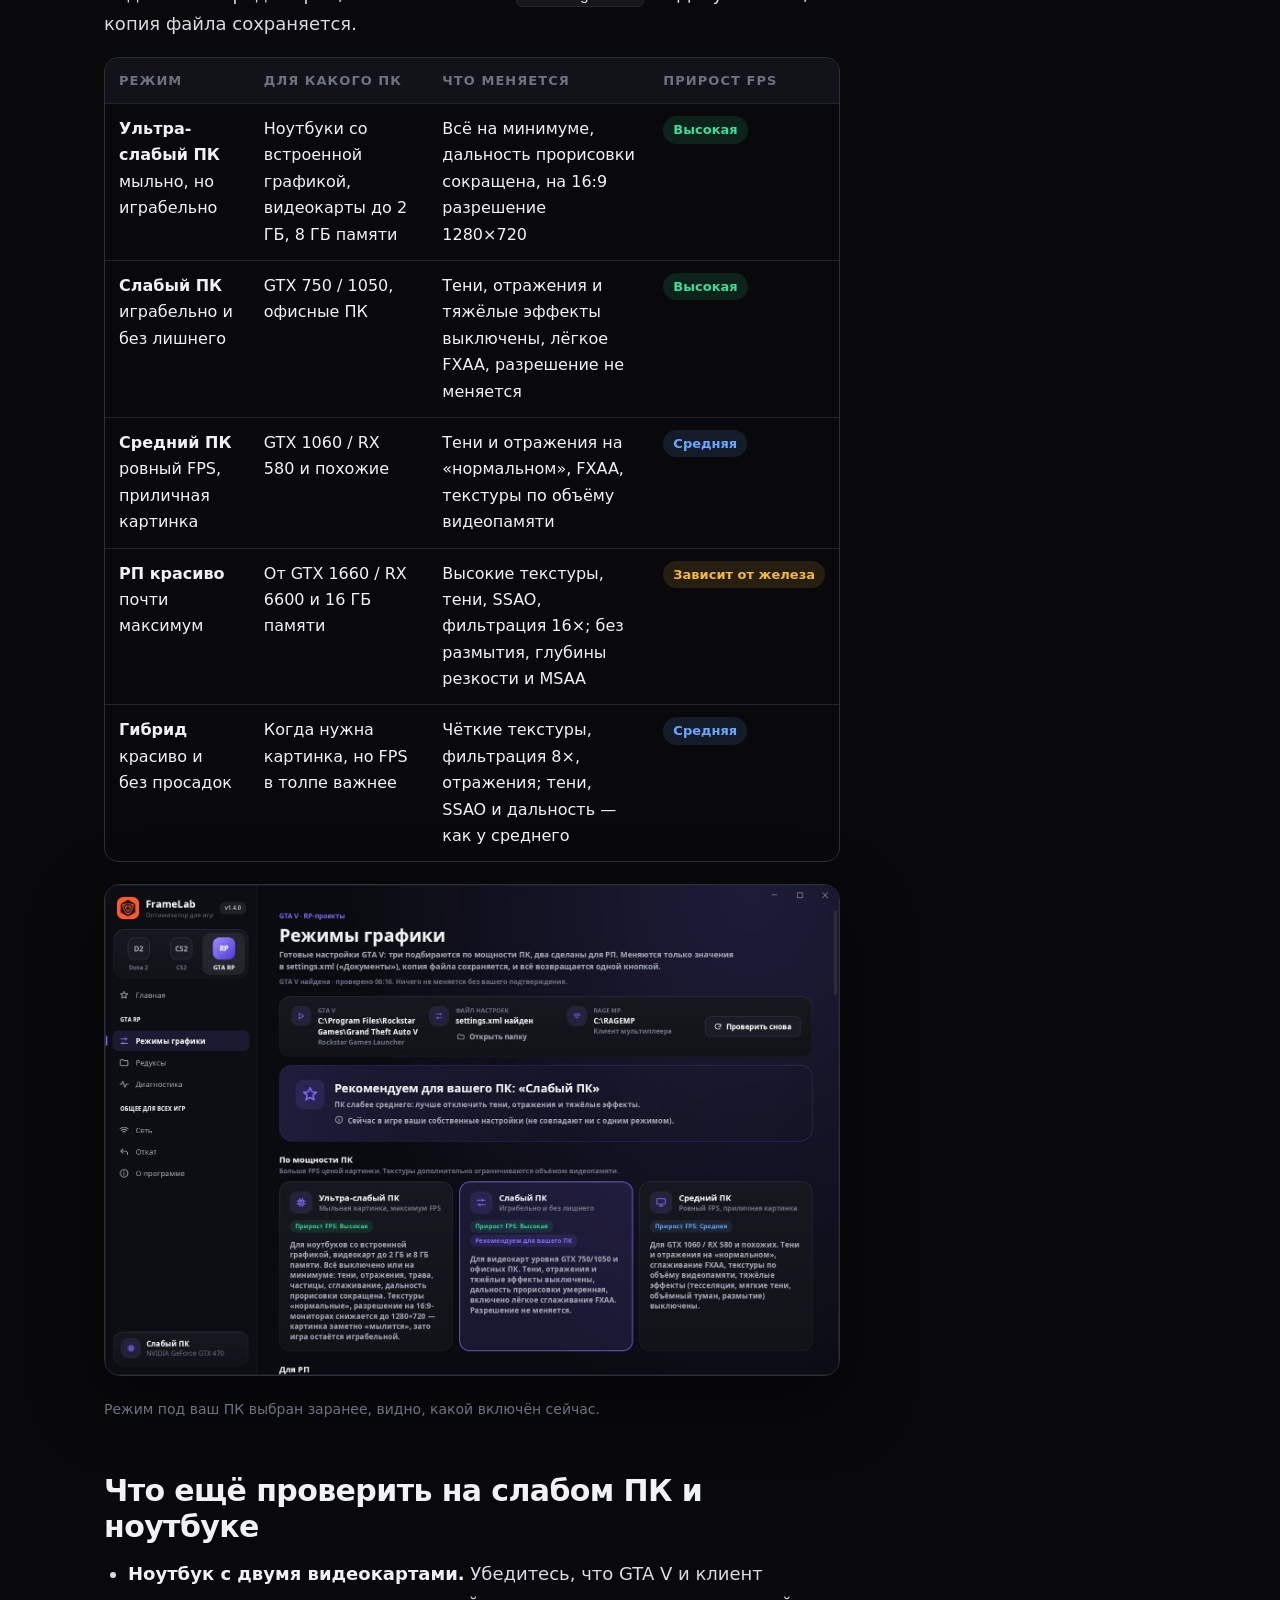
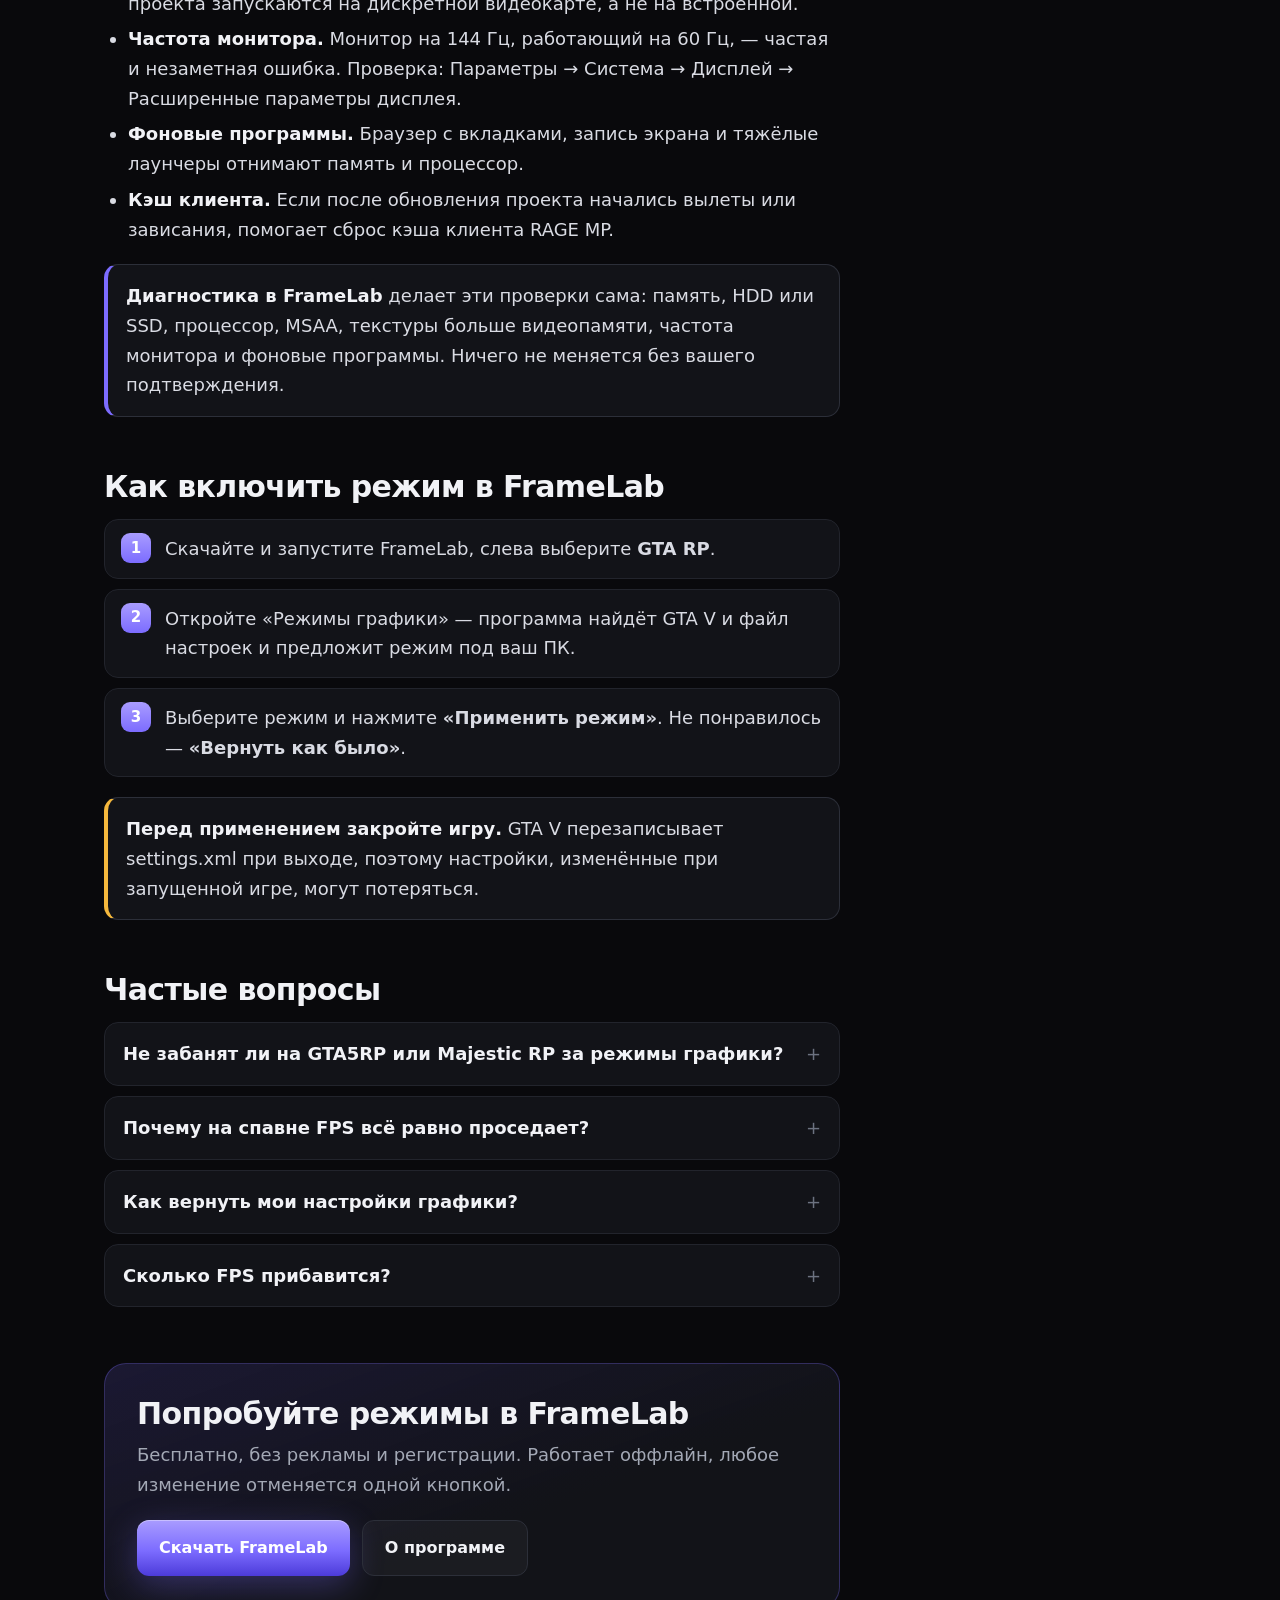
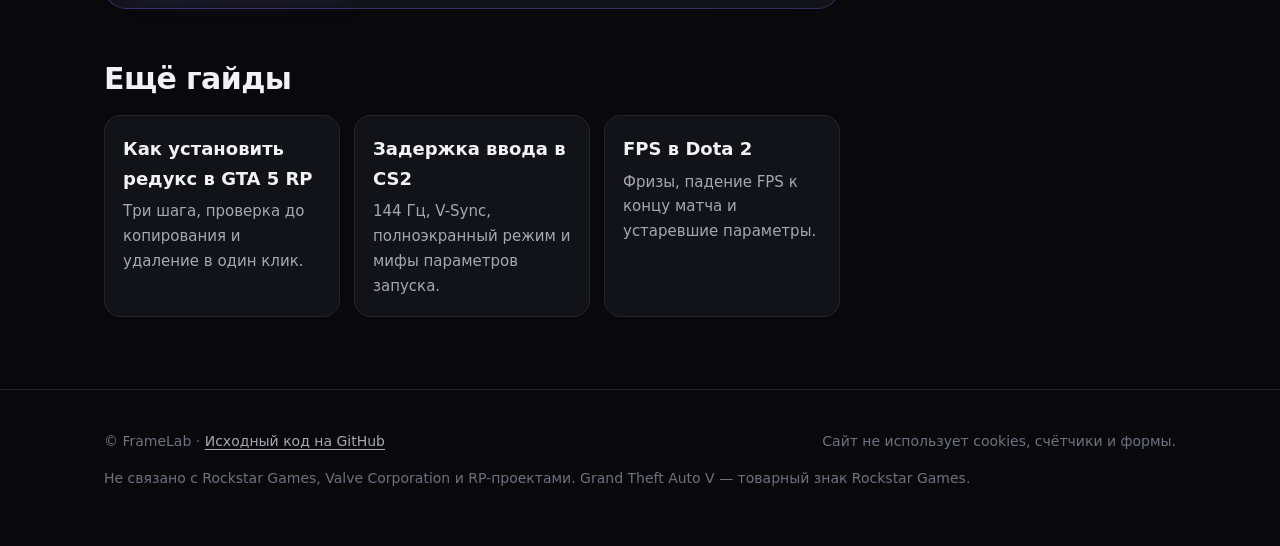
<file: site/gta-5-rp/index.html>
<!doctype html>
<html lang="ru" data-game="gta">
<head>
<meta charset="utf-8">
<meta name="viewport" content="width=device-width, initial-scale=1">
<title>Как поднять FPS в GTA 5 RP на слабом ПК — 5 режимов графики | FrameLab</title>
<meta name="description" content="Почему GTA 5 RP (GTA5RP, Majestic RP) тормозит сильнее обычной GTA V и что реально помогает на слабом ПК и ноутбуке: режимы графики, MSAA, текстуры и видеопамять, SSD, 8 ГБ ОЗУ. Бесплатно и с откатом.">
<link rel="canonical" href="https://derposd.github.io/v60/gta-5-rp/">
<meta property="og:type" content="article">
<meta property="og:locale" content="ru_RU">
<meta property="og:site_name" content="FrameLab">
<meta property="og:title" content="Как поднять FPS в GTA 5 RP на слабом ПК">
<meta property="og:description" content="Что тормозит GTA 5 RP и как это исправить: 5 готовых режимов графики, проверка ПК и честные советы.">
<meta property="og:url" content="https://derposd.github.io/v60/gta-5-rp/">
<meta property="og:image" content="https://derposd.github.io/v60/img/og-gta.jpg">
<meta name="twitter:card" content="summary_large_image">
<meta name="theme-color" content="#09090c">
<link rel="icon" href="../img/favicon.png">
<link rel="stylesheet" href="../guides.css">
<script type="application/ld+json">
{"@context":"https://schema.org","@graph":[
 {"@type":"Article","headline":"Как поднять FPS в GTA 5 RP на слабом ПК","inLanguage":"ru","datePublished":"2026-10-25","dateModified":"2026-10-25",
  "image":"https://derposd.github.io/v60/img/og-gta.jpg","author":{"@type":"Organization","name":"FrameLab","url":"https://derposd.github.io/v60/"},
  "publisher":{"@type":"Organization","name":"FrameLab","logo":{"@type":"ImageObject","url":"https://derposd.github.io/v60/img/logo.png"}},
  "mainEntityOfPage":"https://derposd.github.io/v60/gta-5-rp/"},
 {"@type":"BreadcrumbList","itemListElement":[
  {"@type":"ListItem","position":1,"name":"FrameLab","item":"https://derposd.github.io/v60/"},
  {"@type":"ListItem","position":2,"name":"FPS в GTA 5 RP","item":"https://derposd.github.io/v60/gta-5-rp/"}]},
 {"@type":"FAQPage","mainEntity":[
  {"@type":"Question","name":"Не забанят ли на GTA5RP или Majestic RP за режимы графики?","acceptedAnswer":{"@type":"Answer","text":"Режимы меняют только settings.xml — тот же файл, который игра пишет, когда вы двигаете ползунки в меню графики. В процесс игры и клиента проекта программа не вмешивается."}},
  {"@type":"Question","name":"Почему на спавне FPS всё равно проседает?","acceptedAnswer":{"@type":"Answer","text":"В людных местах нагрузка идёт в основном на процессор: много игроков, машин и скриптов вокруг. Графика это лечит лишь частично — помогает сокращение дальности прорисовки в режимах «Слабый ПК» и «Ультра-слабый ПК»."}},
  {"@type":"Question","name":"Как вернуть мои настройки графики?","acceptedAnswer":{"@type":"Answer","text":"Перед применением режима сохраняется копия settings.xml. Кнопка «Вернуть как было» восстанавливает исходный файл."}},
  {"@type":"Question","name":"Сколько FPS прибавится?","acceptedAnswer":{"@type":"Answer","text":"Зависит от железа и от того, что стояло раньше. Программа не обещает конкретных цифр: у каждого режима честная метка эффекта — «Высокая», «Средняя» или «Зависит от железа»."}}]}
]}
</script>
</head>
<body>

<nav>
  <div class="wrap">
    <a class="brand" href="../"><img src="../img/logo.png" alt="">FrameLab</a>
    <div class="links"><a href="../gta-5-rp/" aria-current="page">GTA 5 RP</a><a href="../reduksy-gta-5-rp/">Редуксы</a><a href="../cs2-input-lag/">CS2</a><a href="../dota-2-fps/">Dota 2</a></div>
    <a class="btn btn-primary" href="https://github.com/Derposd/v60/releases/latest/download/FrameLab-Setup.exe">Скачать</a>
  </div>
</nav>

<div class="wrap">
  <div class="crumbs"><a href="../">FrameLab</a> › FPS в GTA 5 RP</div>
  <div class="layout">
    <article>
      <div class="k">Гайд · GTA5RP · Majestic RP</div>
      <h1>Как поднять FPS в GTA 5 RP на слабом ПК</h1>
      <p class="lead">GTA 5 RP тормозит заметно сильнее одиночной GTA V, и дело не только в видеокарте. Разбираем, что на самом деле съедает FPS на RP-серверах, и что из этого можно исправить настройками.</p>
      <p class="meta">Обновлено 25 октября 2026 · 7 минут чтения</p>

      <h2 id="why">Почему GTA 5 RP тормозит сильнее обычной GTA V</h2>
      <p>На RP-сервере вокруг вас десятки живых игроков, машин и серверных скриптов. Большую часть этой работы делает <strong>процессор</strong>, а не видеокарта. Поэтому на спавне и в людных местах FPS проседает сильнее всего — и это не всегда лечится ползунками графики.</p>
      <p>Вторая частая причина — <strong>оперативная память</strong>. GTA V вместе с клиентом проекта, Discord и браузером не помещается в 8 ГБ: Windows начинает подкачку, и игра подвисает. Для комфортной игры лучше 16 ГБ, а на 8 ГБ закрывайте браузер перед игрой.</p>
      <p>Третья — <strong>жёсткий диск</strong>. GTA V постоянно подгружает мир с диска. На обычном HDD это «подтормаживающие» текстуры и пустые участки дороги на скорости. Перенос игры на SSD — самое заметное улучшение плавности, режимы графики его не заменят.</p>

      <h2 id="settings">Какие настройки графики бьют по FPS сильнее всего</h2>
      <ul>
        <li><strong>MSAA</strong> — самая дорогая настройка GTA V: съедает до трети FPS. Для сглаживания достаточно FXAA, оно почти бесплатно.</li>
        <li><strong>Текстуры выше объёма видеопамяти.</strong> Если качество текстур не помещается в память видеокарты, игра подвисает каждые несколько секунд, подгружая текстуры через оперативную память. Снизьте текстуры на ступень.</li>
        <li><strong>Дальность прорисовки, тени, отражения, трава</strong> — нагружают и видеокарту, и процессор. В толпе дальность прорисовки важнее всего.</li>
        <li><strong>Размытие движения и глубина резкости</strong> — стоят FPS, а в РП ничего не добавляют.</li>
      </ul>

      <h2 id="modes">5 готовых режимов графики</h2>
      <p>Подбирать всё это вручную долго, поэтому в FrameLab есть пять готовых режимов. Три подбираются по мощности ПК, два сделаны для РП. Режим под ваш ПК предвыбран, меняется только <code>settings.xml</code> в «Документах», а копия файла сохраняется.</p>
      <div class="tbl-wrap"><table class="tbl">
        <thead><tr><th>Режим</th><th>Для какого ПК</th><th>Что меняется</th><th>Прирост FPS</th></tr></thead>
        <tbody>
          <tr><td><b>Ультра-слабый ПК</b><br>мыльно, но играбельно</td><td>Ноутбуки со встроенной графикой, видеокарты до 2 ГБ, 8 ГБ памяти</td><td>Всё на минимуме, дальность прорисовки сокращена, на 16:9 разрешение 1280×720</td><td><span class="tag t-hi">Высокая</span></td></tr>
          <tr><td><b>Слабый ПК</b><br>играбельно и без лишнего</td><td>GTX 750 / 1050, офисные ПК</td><td>Тени, отражения и тяжёлые эффекты выключены, лёгкое FXAA, разрешение не меняется</td><td><span class="tag t-hi">Высокая</span></td></tr>
          <tr><td><b>Средний ПК</b><br>ровный FPS, приличная картинка</td><td>GTX 1060 / RX 580 и похожие</td><td>Тени и отражения на «нормальном», FXAA, текстуры по объёму видеопамяти</td><td><span class="tag t-md">Средняя</span></td></tr>
          <tr><td><b>РП красиво</b><br>почти максимум</td><td>От GTX 1660 / RX 6600 и 16 ГБ памяти</td><td>Высокие текстуры, тени, SSAO, фильтрация 16×; без размытия, глубины резкости и MSAA</td><td><span class="tag t-dep">Зависит от железа</span></td></tr>
          <tr><td><b>Гибрид</b><br>красиво и без просадок</td><td>Когда нужна картинка, но FPS в толпе важнее</td><td>Чёткие текстуры, фильтрация 8×, отражения; тени, SSAO и дальность — как у среднего</td><td><span class="tag t-md">Средняя</span></td></tr>
        </tbody>
      </table></div>
      <figure><img class="shot" src="../img/gta-modes.jpg" width="1600" height="1067" loading="lazy" alt="Режимы графики GTA V в FrameLab: Ультра-слабый, Слабый и Средний ПК"><figcaption>Режим под ваш ПК выбран заранее, видно, какой включён сейчас.</figcaption></figure>

      <h2 id="check">Что ещё проверить на слабом ПК и ноутбуке</h2>
      <ul>
        <li><strong>Ноутбук с двумя видеокартами.</strong> Убедитесь, что GTA V и клиент проекта запускаются на дискретной видеокарте, а не на встроенной.</li>
        <li><strong>Частота монитора.</strong> Монитор на 144 Гц, работающий на 60 Гц, — частая и незаметная ошибка. Проверка: Параметры → Система → Дисплей → Расширенные параметры дисплея.</li>
        <li><strong>Фоновые программы.</strong> Браузер с вкладками, запись экрана и тяжёлые лаунчеры отнимают память и процессор.</li>
        <li><strong>Кэш клиента.</strong> Если после обновления проекта начались вылеты или зависания, помогает сброс кэша клиента RAGE MP.</li>
      </ul>
      <div class="note"><b>Диагностика в FrameLab</b> делает эти проверки сама: память, HDD или SSD, процессор, MSAA, текстуры больше видеопамяти, частота монитора и фоновые программы. Ничего не меняется без вашего подтверждения.</div>

      <h2 id="how">Как включить режим в FrameLab</h2>
      <ol class="steps">
        <li>Скачайте и запустите FrameLab, слева выберите <b>GTA RP</b>.</li>
        <li>Откройте «Режимы графики» — программа найдёт GTA V и файл настроек и предложит режим под ваш ПК.</li>
        <li>Выберите режим и нажмите <b>«Применить режим»</b>. Не понравилось — <b>«Вернуть как было»</b>.</li>
      </ol>
      <div class="note warn"><b>Перед применением закройте игру.</b> GTA V перезаписывает settings.xml при выходе, поэтому настройки, изменённые при запущенной игре, могут потеряться.</div>

      <h2 id="faq">Частые вопросы</h2>
      <details><summary>Не забанят ли на GTA5RP или Majestic RP за режимы графики?</summary><p>Режимы меняют только settings.xml — тот же файл, который игра пишет, когда вы двигаете ползунки в меню графики. В процесс игры и клиента проекта программа не вмешивается.</p></details>
      <details><summary>Почему на спавне FPS всё равно проседает?</summary><p>В людных местах нагрузка идёт в основном на процессор: много игроков, машин и скриптов вокруг. Графика это лечит лишь частично — помогает сокращение дальности прорисовки в режимах «Слабый ПК» и «Ультра-слабый ПК».</p></details>
      <details><summary>Как вернуть мои настройки графики?</summary><p>Перед применением режима сохраняется копия settings.xml. Кнопка «Вернуть как было» восстанавливает исходный файл.</p></details>
      <details><summary>Сколько FPS прибавится?</summary><p>Зависит от железа и от того, что стояло раньше. Программа не обещает конкретных цифр: у каждого режима честная метка эффекта — «Высокая», «Средняя» или «Зависит от железа».</p></details>

      <div class="cta">
        <h2>Попробуйте режимы в FrameLab</h2>
        <p>Бесплатно, без рекламы и регистрации. Работает оффлайн, любое изменение отменяется одной кнопкой.</p>
        <div class="row"><a class="btn btn-primary" href="https://github.com/Derposd/v60/releases/latest/download/FrameLab-Setup.exe">Скачать FrameLab</a><a class="btn btn-ghost" href="../">О программе</a></div>
      </div>

      <h2>Ещё гайды</h2>
      <div class="related">
        <a href="../reduksy-gta-5-rp/">Как установить редукс в GTA 5 RP<span>Три шага, проверка до копирования и удаление в один клик.</span></a>
        <a href="../cs2-input-lag/">Задержка ввода в CS2<span>144 Гц, V-Sync, полноэкранный режим и мифы параметров запуска.</span></a>
        <a href="../dota-2-fps/">FPS в Dota 2<span>Фризы, падение FPS к концу матча и устаревшие параметры.</span></a>
      </div>
    </article>

    <aside>
      <div class="box">
        <div class="dl"><img src="../img/logo.png" alt=""><b>FrameLab <span class="ver">1.4</span></b><p>Бесплатно для Windows 10 и 11</p><a class="btn btn-primary" href="https://github.com/Derposd/v60/releases/latest/download/FrameLab-Setup.exe">Скачать</a></div>
        <div class="toc"><b>Содержание</b><a href="#why">Почему тормозит</a><a href="#settings">Тяжёлые настройки</a><a href="#modes">5 режимов графики</a><a href="#check">Что ещё проверить</a><a href="#how">Как включить</a><a href="#faq">Вопросы</a></div>
      </div>
    </aside>
  </div>
</div>

<footer>
  <div class="wrap">
    <span>© FrameLab · <a href="https://github.com/Derposd/v60">Исходный код на GitHub</a></span>
    <span>Сайт не использует cookies, счётчики и формы.</span>
    <span>Не связано с Rockstar Games, Valve Corporation и RP-проектами. Grand Theft Auto V — товарный знак Rockstar Games.</span>
  </div>
</footer>
</body>
</html>
</file>
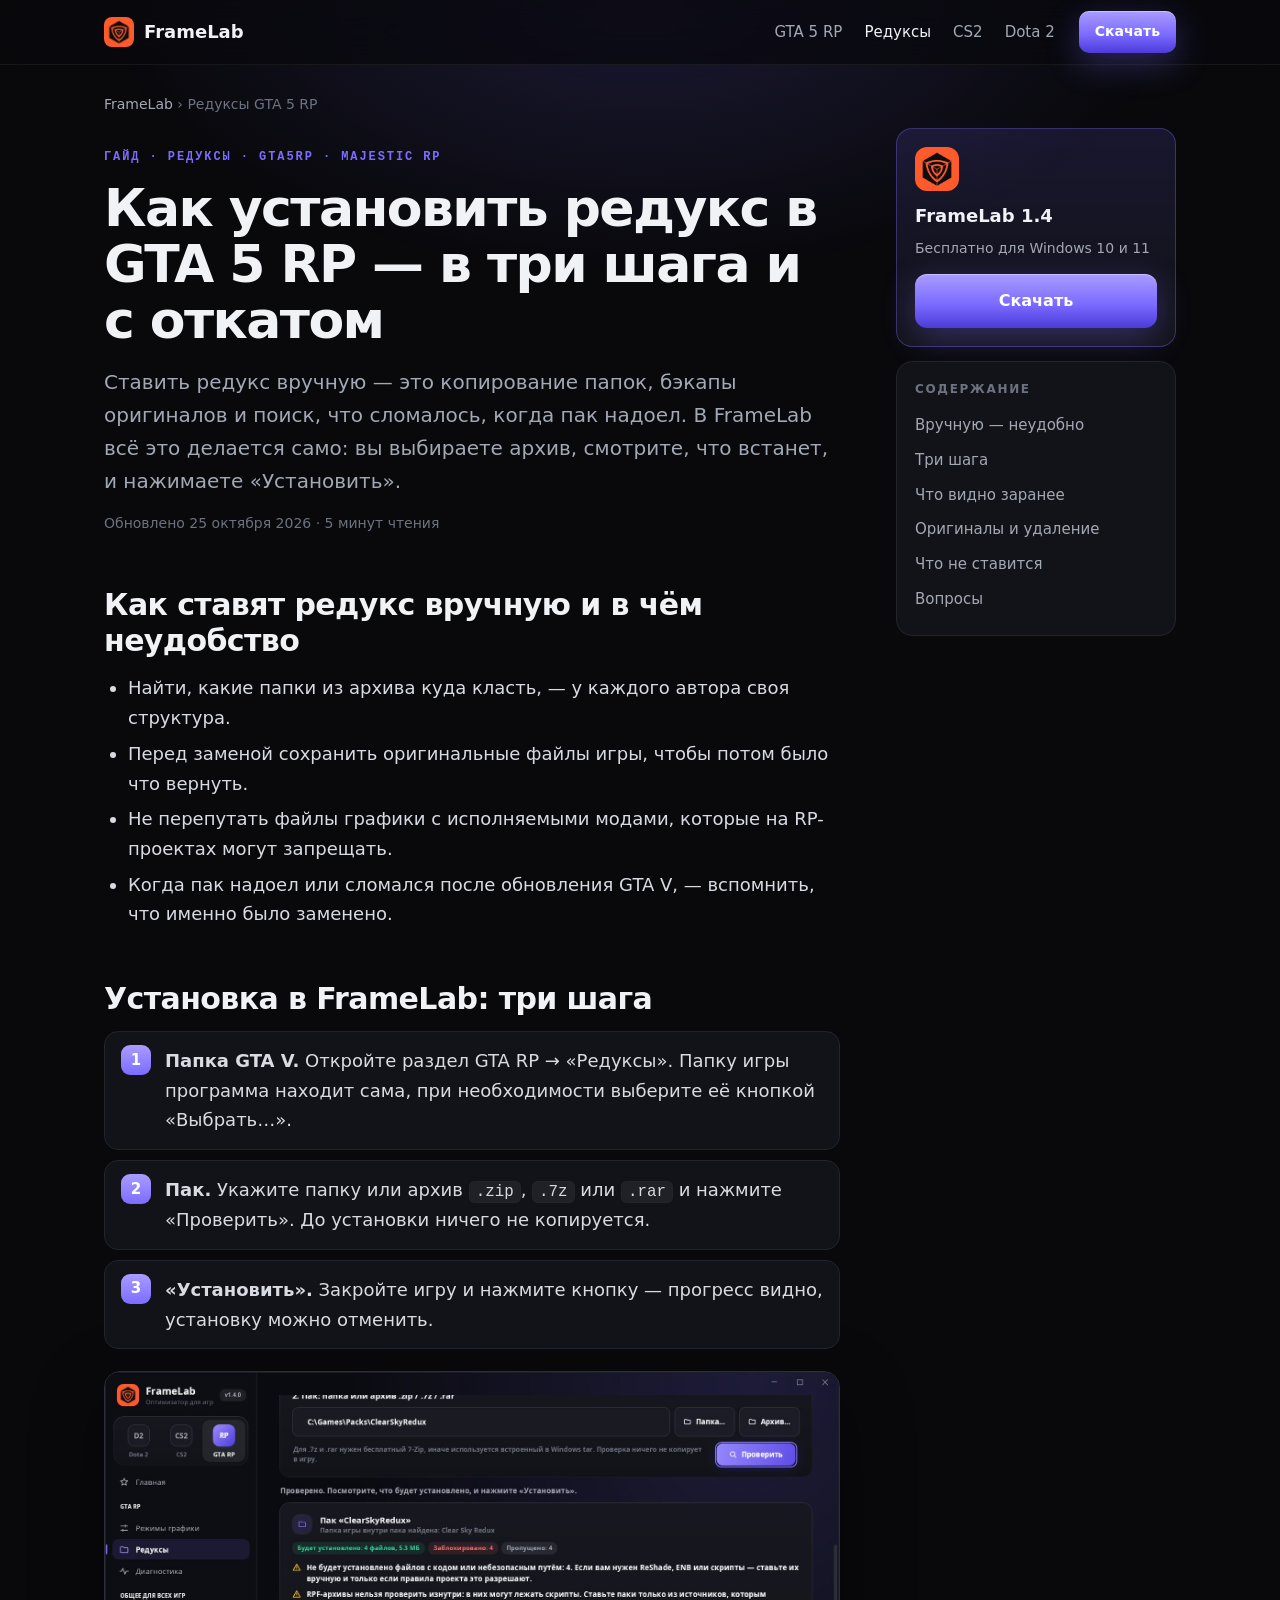
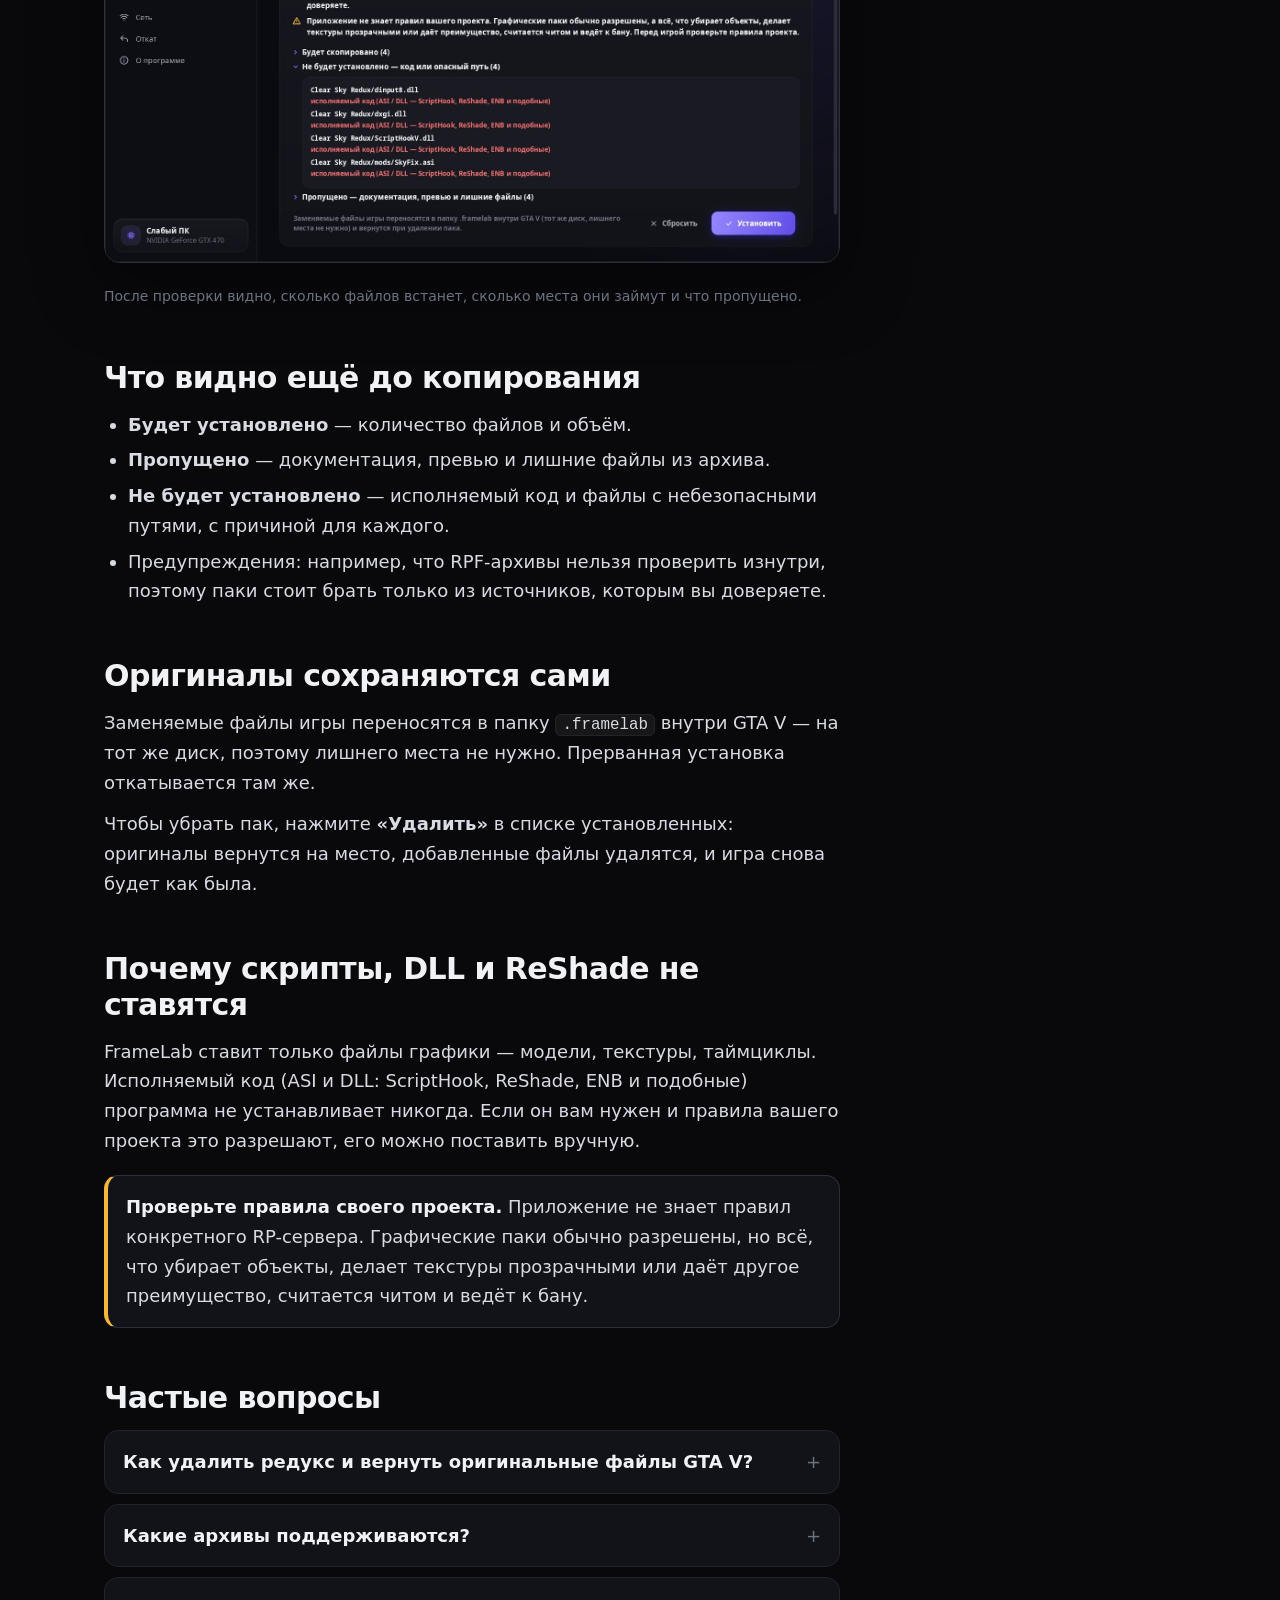
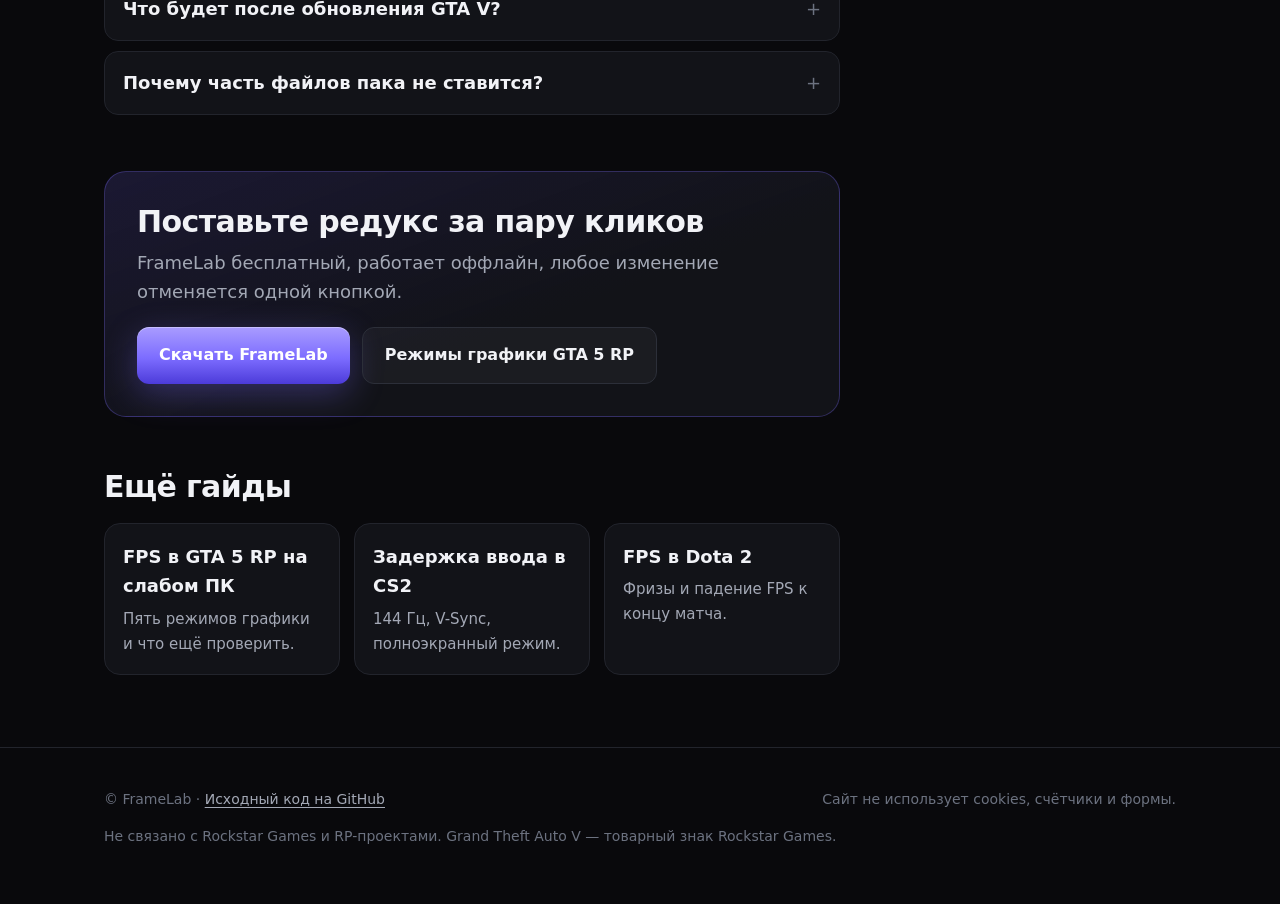
<file: site/reduksy-gta-5-rp/index.html>
<!doctype html>
<html lang="ru" data-game="gta">
<head>
<meta charset="utf-8">
<meta name="viewport" content="width=device-width, initial-scale=1">
<title>Как установить редукс в GTA 5 RP — в три шага и с откатом | FrameLab</title>
<meta name="description" content="Установка редукса в GTA 5 RP (GTA5RP, Majestic RP) без ручного копирования и бэкапов: выбрали папку игры и архив .zip/.7z/.rar, проверили и установили. Оригиналы сохраняются, удаление — одной кнопкой.">
<link rel="canonical" href="https://derposd.github.io/v60/reduksy-gta-5-rp/">
<meta property="og:type" content="article">
<meta property="og:locale" content="ru_RU">
<meta property="og:site_name" content="FrameLab">
<meta property="og:title" content="Как установить редукс в GTA 5 RP — в три шага и с откатом">
<meta property="og:description" content="Без ручного копирования и бэкапов: проверка до установки, оригиналы сохраняются, удаление одной кнопкой.">
<meta property="og:url" content="https://derposd.github.io/v60/reduksy-gta-5-rp/">
<meta property="og:image" content="https://derposd.github.io/v60/img/og-redux.jpg">
<meta name="twitter:card" content="summary_large_image">
<meta name="theme-color" content="#09090c">
<link rel="icon" href="../img/favicon.png">
<link rel="stylesheet" href="../guides.css">
<script type="application/ld+json">
{"@context":"https://schema.org","@graph":[
 {"@type":"HowTo","name":"Как установить редукс в GTA 5 RP","inLanguage":"ru","image":"https://derposd.github.io/v60/img/og-redux.jpg","totalTime":"PT3M",
  "tool":[{"@type":"HowToTool","name":"FrameLab"}],
  "step":[
   {"@type":"HowToStep","name":"Папка GTA V","text":"Откройте в FrameLab раздел GTA RP → «Редуксы». Папку игры программа находит сама, при необходимости выберите её вручную."},
   {"@type":"HowToStep","name":"Пак","text":"Выберите папку или архив с редуксом (.zip, .7z или .rar) и нажмите «Проверить»: программа покажет, какие файлы встанут, сколько места они займут и что пропущено."},
   {"@type":"HowToStep","name":"Установка","text":"Закройте игру и нажмите «Установить». Заменяемые файлы игры переносятся в папку .framelab внутри GTA V и возвращаются при удалении пака."}]},
 {"@type":"BreadcrumbList","itemListElement":[
  {"@type":"ListItem","position":1,"name":"FrameLab","item":"https://derposd.github.io/v60/"},
  {"@type":"ListItem","position":2,"name":"Редуксы GTA 5 RP","item":"https://derposd.github.io/v60/reduksy-gta-5-rp/"}]},
 {"@type":"FAQPage","mainEntity":[
  {"@type":"Question","name":"Как удалить редукс и вернуть оригинальные файлы GTA V?","acceptedAnswer":{"@type":"Answer","text":"На вкладке «Редуксы» в списке установленных паков нажмите «Удалить». Заменённые файлы возвращаются из папки .framelab внутри GTA V, добавленные паком файлы удаляются."}},
  {"@type":"Question","name":"Какие архивы поддерживаются?","acceptedAnswer":{"@type":"Answer","text":"Папка, .zip, .7z и .rar. Для .7z и .rar нужен бесплатный 7-Zip, иначе используется встроенный в Windows tar."}},
  {"@type":"Question","name":"Что будет после обновления GTA V?","acceptedAnswer":{"@type":"Answer","text":"Пак может перестать работать. Удалите его в FrameLab (оригиналы вернутся) или проверьте целостность файлов в Steam или Rockstar Games Launcher."}},
  {"@type":"Question","name":"Почему часть файлов пака не ставится?","acceptedAnswer":{"@type":"Answer","text":"FrameLab ставит только файлы графики. Исполняемый код — ASI и DLL (ScriptHook, ReShade, ENB и подобные) — и файлы с небезопасными путями не устанавливаются: их можно поставить вручную, если это разрешают правила вашего проекта."}}]}
]}
</script>
</head>
<body>

<nav>
  <div class="wrap">
    <a class="brand" href="../"><img src="../img/logo.png" alt="">FrameLab</a>
    <div class="links"><a href="../gta-5-rp/">GTA 5 RP</a><a href="../reduksy-gta-5-rp/" aria-current="page">Редуксы</a><a href="../cs2-input-lag/">CS2</a><a href="../dota-2-fps/">Dota 2</a></div>
    <a class="btn btn-primary" href="https://github.com/Derposd/v60/releases/latest/download/FrameLab-Setup.exe">Скачать</a>
  </div>
</nav>

<div class="wrap">
  <div class="crumbs"><a href="../">FrameLab</a> › Редуксы GTA 5 RP</div>
  <div class="layout">
    <article>
      <div class="k">Гайд · Редуксы · GTA5RP · Majestic RP</div>
      <h1>Как установить редукс в GTA 5 RP — в три шага и с откатом</h1>
      <p class="lead">Ставить редукс вручную — это копирование папок, бэкапы оригиналов и поиск, что сломалось, когда пак надоел. В FrameLab всё это делается само: вы выбираете архив, смотрите, что встанет, и нажимаете «Установить».</p>
      <p class="meta">Обновлено 25 октября 2026 · 5 минут чтения</p>

      <h2 id="manual">Как ставят редукс вручную и в чём неудобство</h2>
      <ul>
        <li>Найти, какие папки из архива куда класть, — у каждого автора своя структура.</li>
        <li>Перед заменой сохранить оригинальные файлы игры, чтобы потом было что вернуть.</li>
        <li>Не перепутать файлы графики с исполняемыми модами, которые на RP-проектах могут запрещать.</li>
        <li>Когда пак надоел или сломался после обновления GTA V, — вспомнить, что именно было заменено.</li>
      </ul>

      <h2 id="steps">Установка в FrameLab: три шага</h2>
      <ol class="steps">
        <li><b>Папка GTA V.</b> Откройте раздел GTA RP → «Редуксы». Папку игры программа находит сама, при необходимости выберите её кнопкой «Выбрать…».</li>
        <li><b>Пак.</b> Укажите папку или архив <code>.zip</code>, <code>.7z</code> или <code>.rar</code> и нажмите «Проверить». До установки ничего не копируется.</li>
        <li><b>«Установить».</b> Закройте игру и нажмите кнопку — прогресс видно, установку можно отменить.</li>
      </ol>
      <figure><img class="shot" src="../img/gta-redux.jpg" width="1600" height="1067" loading="lazy" alt="Проверка редукса в FrameLab перед установкой: сколько файлов встанет и что заблокировано"><figcaption>После проверки видно, сколько файлов встанет, сколько места они займут и что пропущено.</figcaption></figure>

      <h2 id="preview">Что видно ещё до копирования</h2>
      <ul>
        <li><b>Будет установлено</b> — количество файлов и объём.</li>
        <li><b>Пропущено</b> — документация, превью и лишние файлы из архива.</li>
        <li><b>Не будет установлено</b> — исполняемый код и файлы с небезопасными путями, с причиной для каждого.</li>
        <li>Предупреждения: например, что RPF-архивы нельзя проверить изнутри, поэтому паки стоит брать только из источников, которым вы доверяете.</li>
      </ul>

      <h2 id="backup">Оригиналы сохраняются сами</h2>
      <p>Заменяемые файлы игры переносятся в папку <code>.framelab</code> внутри GTA V — на тот же диск, поэтому лишнего места не нужно. Прерванная установка откатывается там же.</p>
      <p>Чтобы убрать пак, нажмите <b>«Удалить»</b> в списке установленных: оригиналы вернутся на место, добавленные файлы удалятся, и игра снова будет как была.</p>

      <h2 id="code">Почему скрипты, DLL и ReShade не ставятся</h2>
      <p>FrameLab ставит только файлы графики — модели, текстуры, таймциклы. Исполняемый код (ASI и DLL: ScriptHook, ReShade, ENB и подобные) программа не устанавливает никогда. Если он вам нужен и правила вашего проекта это разрешают, его можно поставить вручную.</p>
      <div class="note warn"><b>Проверьте правила своего проекта.</b> Приложение не знает правил конкретного RP-сервера. Графические паки обычно разрешены, но всё, что убирает объекты, делает текстуры прозрачными или даёт другое преимущество, считается читом и ведёт к бану.</div>

      <h2 id="faq">Частые вопросы</h2>
      <details><summary>Как удалить редукс и вернуть оригинальные файлы GTA V?</summary><p>На вкладке «Редуксы» в списке установленных паков нажмите «Удалить». Заменённые файлы возвращаются из папки .framelab внутри GTA V, добавленные паком файлы удаляются.</p></details>
      <details><summary>Какие архивы поддерживаются?</summary><p>Папка, .zip, .7z и .rar. Для .7z и .rar нужен бесплатный 7-Zip, иначе используется встроенный в Windows tar.</p></details>
      <details><summary>Что будет после обновления GTA V?</summary><p>Пак может перестать работать. Удалите его в FrameLab (оригиналы вернутся) или проверьте целостность файлов в Steam или Rockstar Games Launcher.</p></details>
      <details><summary>Почему часть файлов пака не ставится?</summary><p>FrameLab ставит только файлы графики. Исполняемый код — ASI и DLL (ScriptHook, ReShade, ENB и подобные) — и файлы с небезопасными путями не устанавливаются: их можно поставить вручную, если это разрешают правила вашего проекта.</p></details>

      <div class="cta">
        <h2>Поставьте редукс за пару кликов</h2>
        <p>FrameLab бесплатный, работает оффлайн, любое изменение отменяется одной кнопкой.</p>
        <div class="row"><a class="btn btn-primary" href="https://github.com/Derposd/v60/releases/latest/download/FrameLab-Setup.exe">Скачать FrameLab</a><a class="btn btn-ghost" href="../gta-5-rp/">Режимы графики GTA 5 RP</a></div>
      </div>

      <h2>Ещё гайды</h2>
      <div class="related">
        <a href="../gta-5-rp/">FPS в GTA 5 RP на слабом ПК<span>Пять режимов графики и что ещё проверить.</span></a>
        <a href="../cs2-input-lag/">Задержка ввода в CS2<span>144 Гц, V-Sync, полноэкранный режим.</span></a>
        <a href="../dota-2-fps/">FPS в Dota 2<span>Фризы и падение FPS к концу матча.</span></a>
      </div>
    </article>

    <aside>
      <div class="box">
        <div class="dl"><img src="../img/logo.png" alt=""><b>FrameLab <span class="ver">1.4</span></b><p>Бесплатно для Windows 10 и 11</p><a class="btn btn-primary" href="https://github.com/Derposd/v60/releases/latest/download/FrameLab-Setup.exe">Скачать</a></div>
        <div class="toc"><b>Содержание</b><a href="#manual">Вручную — неудобно</a><a href="#steps">Три шага</a><a href="#preview">Что видно заранее</a><a href="#backup">Оригиналы и удаление</a><a href="#code">Что не ставится</a><a href="#faq">Вопросы</a></div>
      </div>
    </aside>
  </div>
</div>

<footer>
  <div class="wrap">
    <span>© FrameLab · <a href="https://github.com/Derposd/v60">Исходный код на GitHub</a></span>
    <span>Сайт не использует cookies, счётчики и формы.</span>
    <span>Не связано с Rockstar Games и RP-проектами. Grand Theft Auto V — товарный знак Rockstar Games.</span>
  </div>
</footer>
</body>
</html>
</file>
<file: site/guides.css>
/* Shared styles for the guide pages (same tokens as index.html). */
:root {
  --bg: #09090c; --bg2: #0e0f13; --panel: #121318; --panel2: #181920; --line: #22242c; --line2: #2c2f39;
  --text: #f1f2f6; --muted: #a3a8b5; --subtle: #6c7280;
  --ok: #3ddc97; --warn: #f5b83d; --crit: #ff5d52; --info: #6aa8ff;
  --font: "Segoe UI Variable Display", "Segoe UI", Inter, system-ui, -apple-system, Roboto, sans-serif;
  --mono: "Cascadia Mono", "JetBrains Mono", "SF Mono", Consolas, ui-monospace, monospace;
  --a: #f5a524; --a2: #ffcf6b; --a3: #d27c0c; --on-a: #1f1404; --a-rgb: 245,165,36;
}
html[data-game="dota"] { --a: #f0453a; --a2: #ff8a7a; --a3: #b5231b; --on-a: #fff; --a-rgb: 240,69,58; }
html[data-game="gta"] { --a: #7c6cff; --a2: #a99cff; --a3: #4c3bd9; --on-a: #fff; --a-rgb: 124,108,255; }

* { box-sizing: border-box; margin: 0; padding: 0; }
html { scroll-behavior: smooth; }
body { background: var(--bg); color: var(--text); font-family: var(--font); font-size: 18px; line-height: 1.65; -webkit-font-smoothing: antialiased; overflow-x: hidden; }
body::before { content: ""; position: fixed; inset: 0 0 auto 0; height: 560px; z-index: -1; pointer-events: none;
  background: radial-gradient(ellipse 60% 70% at 50% 0, rgba(var(--a-rgb), .16), transparent 70%); }
a { color: var(--a2); text-underline-offset: 3px; }
img { max-width: 100%; height: auto; display: block; }
.wrap { max-width: 1120px; margin: 0 auto; padding: 0 24px; }

nav { position: sticky; top: 0; z-index: 20; background: rgba(9,9,12,.75); backdrop-filter: blur(16px) saturate(1.4); -webkit-backdrop-filter: blur(16px) saturate(1.4); border-bottom: 1px solid rgba(255,255,255,.06); }
nav .wrap { display: flex; align-items: center; gap: 24px; height: 64px; }
.brand { display: flex; align-items: center; gap: 10px; font-weight: 800; font-size: 18px; color: var(--text); text-decoration: none; }
.brand img { width: 30px; height: 30px; border-radius: 8px; }
nav .links { display: flex; gap: 22px; margin-left: auto; font-size: 15px; }
nav .links a { color: var(--muted); text-decoration: none; }
nav .links a:hover, nav .links a[aria-current] { color: var(--text); }

.btn { display: inline-flex; align-items: center; justify-content: center; gap: 10px; padding: 14px 22px; border-radius: 12px; font-weight: 750; font-size: 16px; text-decoration: none; white-space: nowrap; color: var(--text); }
.btn svg { width: 19px; height: 19px; flex: none; }
.btn-primary { color: var(--on-a); background: linear-gradient(180deg, var(--a2), var(--a) 55%, var(--a3)); box-shadow: 0 10px 34px rgba(var(--a-rgb), .32), inset 0 1px 0 rgba(255,255,255,.35); }
.btn-ghost { background: rgba(255,255,255,.04); border: 1px solid var(--line2); }
nav .btn { padding: 9px 16px; font-size: 14px; border-radius: 10px; }

.crumbs { font-size: 14px; color: var(--subtle); padding-top: 28px; }
.crumbs a { color: var(--muted); text-decoration: none; }
.crumbs a:hover { color: var(--text); }

.layout { display: grid; grid-template-columns: minmax(0, 1fr) 280px; gap: 56px; padding: 12px 0 72px; }
article { min-width: 0; }
.k { font-family: var(--mono); font-size: 12px; font-weight: 600; letter-spacing: .16em; text-transform: uppercase; color: var(--a); margin-top: 20px; }
h1 { font-size: clamp(34px, 5vw, 52px); line-height: 1.08; letter-spacing: -0.03em; font-weight: 800; margin: 12px 0 18px; }
.lead { font-size: 20px; color: var(--muted); max-width: 760px; }
.meta { font-size: 14px; color: var(--subtle); margin-top: 14px; }
article h2 { font-size: 30px; line-height: 1.2; letter-spacing: -0.02em; margin: 52px 0 14px; scroll-margin-top: 84px; }
article h3 { font-size: 21px; margin: 30px 0 8px; }
article p, article ul, article ol { margin: 12px 0; color: #d9dbe3; }
article ul, article ol { padding-left: 24px; }
article li { margin: 6px 0; }
article strong { color: var(--text); }
article code { font-family: var(--mono); font-size: .88em; background: rgba(255,255,255,.06); border: 1px solid var(--line); border-radius: 6px; padding: 1px 6px; }
.path { font-family: var(--mono); font-size: 15px; color: var(--text); background: var(--panel); border: 1px solid var(--line2); border-radius: 10px; padding: 10px 14px; display: inline-block; }

.shot { margin: 22px 0; border-radius: 16px; overflow: hidden; border: 1px solid var(--line2); box-shadow: 0 24px 70px rgba(0,0,0,.45); }
figure figcaption { font-size: 14px; color: var(--subtle); margin-top: 10px; }

.note { margin: 20px 0; padding: 16px 18px; border-radius: 14px; background: var(--panel); border: 1px solid var(--line2); border-left: 4px solid var(--a); color: #d9dbe3; }
.note.warn { border-left-color: var(--warn); }
.note.ok { border-left-color: var(--ok); }
.note b { color: var(--text); }

.tbl { width: 100%; border-collapse: collapse; margin: 18px 0; font-size: 16px; }
.tbl-wrap { overflow-x: auto; border-radius: 14px; border: 1px solid var(--line2); margin: 18px 0; }
.tbl-wrap .tbl { margin: 0; }
.tbl th, .tbl td { text-align: left; padding: 12px 14px; border-bottom: 1px solid var(--line); vertical-align: top; }
.tbl th { font-size: 13px; text-transform: uppercase; letter-spacing: .08em; color: var(--subtle); background: var(--panel); }
.tbl tr:last-child td { border-bottom: 0; }
.tag { display: inline-block; padding: 3px 10px; border-radius: 999px; font-size: 13px; font-weight: 700; white-space: nowrap; }
.t-hi { color: var(--ok); background: rgba(61,220,151,.12); }
.t-md { color: var(--info); background: rgba(106,168,255,.12); }
.t-dep { color: var(--warn); background: rgba(245,184,61,.12); }
.t-no { color: var(--crit); background: rgba(255,93,82,.12); }

.steps { counter-reset: s; list-style: none; padding: 0 !important; }
.steps li { counter-increment: s; position: relative; padding: 14px 16px 14px 60px; margin: 10px 0; background: var(--panel); border: 1px solid var(--line); border-radius: 14px; }
.steps li::before { content: counter(s); position: absolute; left: 16px; top: 13px; width: 30px; height: 30px; border-radius: 9px; display: grid; place-items: center;
  font-weight: 800; font-size: 15px; color: var(--on-a); background: linear-gradient(180deg, var(--a2), var(--a)); }

details { background: var(--panel); border: 1px solid var(--line); border-radius: 14px; margin: 10px 0; }
details summary { cursor: pointer; padding: 16px 18px; font-weight: 700; list-style: none; }
details summary::-webkit-details-marker { display: none; }
details summary::after { content: "+"; float: right; color: var(--subtle); font-weight: 400; }
details[open] summary::after { content: "–"; }
details p { padding: 0 18px 16px; margin: 0; color: #d9dbe3; }

aside .box { position: sticky; top: 88px; display: flex; flex-direction: column; gap: 14px; }
.toc { background: var(--panel); border: 1px solid var(--line); border-radius: 16px; padding: 18px; font-size: 15px; }
.toc b { display: block; font-size: 12px; letter-spacing: .14em; text-transform: uppercase; color: var(--subtle); margin-bottom: 8px; }
.toc a { display: block; padding: 5px 0; color: var(--muted); text-decoration: none; }
.toc a:hover { color: var(--text); }
.dl { background: linear-gradient(180deg, rgba(var(--a-rgb), .14), var(--panel)); border: 1px solid rgba(var(--a-rgb), .35); border-radius: 16px; padding: 18px; }
.dl img { width: 44px; height: 44px; border-radius: 12px; margin-bottom: 10px; }
.dl p { font-size: 14px; color: var(--muted); margin: 6px 0 14px; }
.dl .btn { width: 100%; }

.cta { margin: 56px 0 8px; padding: 32px; border-radius: 22px; background: linear-gradient(160deg, rgba(var(--a-rgb), .16), var(--panel) 60%); border: 1px solid rgba(var(--a-rgb), .3); }
.cta h2 { margin: 0 0 8px; }
.cta p { color: var(--muted); margin: 0 0 20px; }
.cta .row { display: flex; flex-wrap: wrap; gap: 12px; }

.related { display: grid; grid-template-columns: repeat(auto-fit, minmax(230px, 1fr)); gap: 14px; margin-top: 18px; }
.related a { display: block; padding: 18px; border-radius: 16px; background: var(--panel); border: 1px solid var(--line); text-decoration: none; color: var(--text); font-weight: 700; }
.related a span { display: block; font-weight: 400; font-size: 15px; color: var(--muted); margin-top: 6px; }
.related a:hover { border-color: rgba(var(--a-rgb), .5); }

footer { padding: 40px 0 56px; color: var(--subtle); font-size: 14px; border-top: 1px solid var(--line); }
footer .wrap { display: flex; flex-wrap: wrap; gap: 14px 28px; justify-content: space-between; }
footer a { color: var(--muted); }

@media (max-width: 900px) {
  .layout { grid-template-columns: 1fr; gap: 0; }
  aside { display: none; }
  nav .links { display: none; }
  nav .btn { margin-left: auto; }
}
@media (max-width: 520px) {
  body { font-size: 17px; }
  .wrap { padding: 0 16px; }
  article h2 { font-size: 25px; }
  .cta { padding: 22px; }
  .cta .btn { flex: 1 1 100%; }
}
</file>
